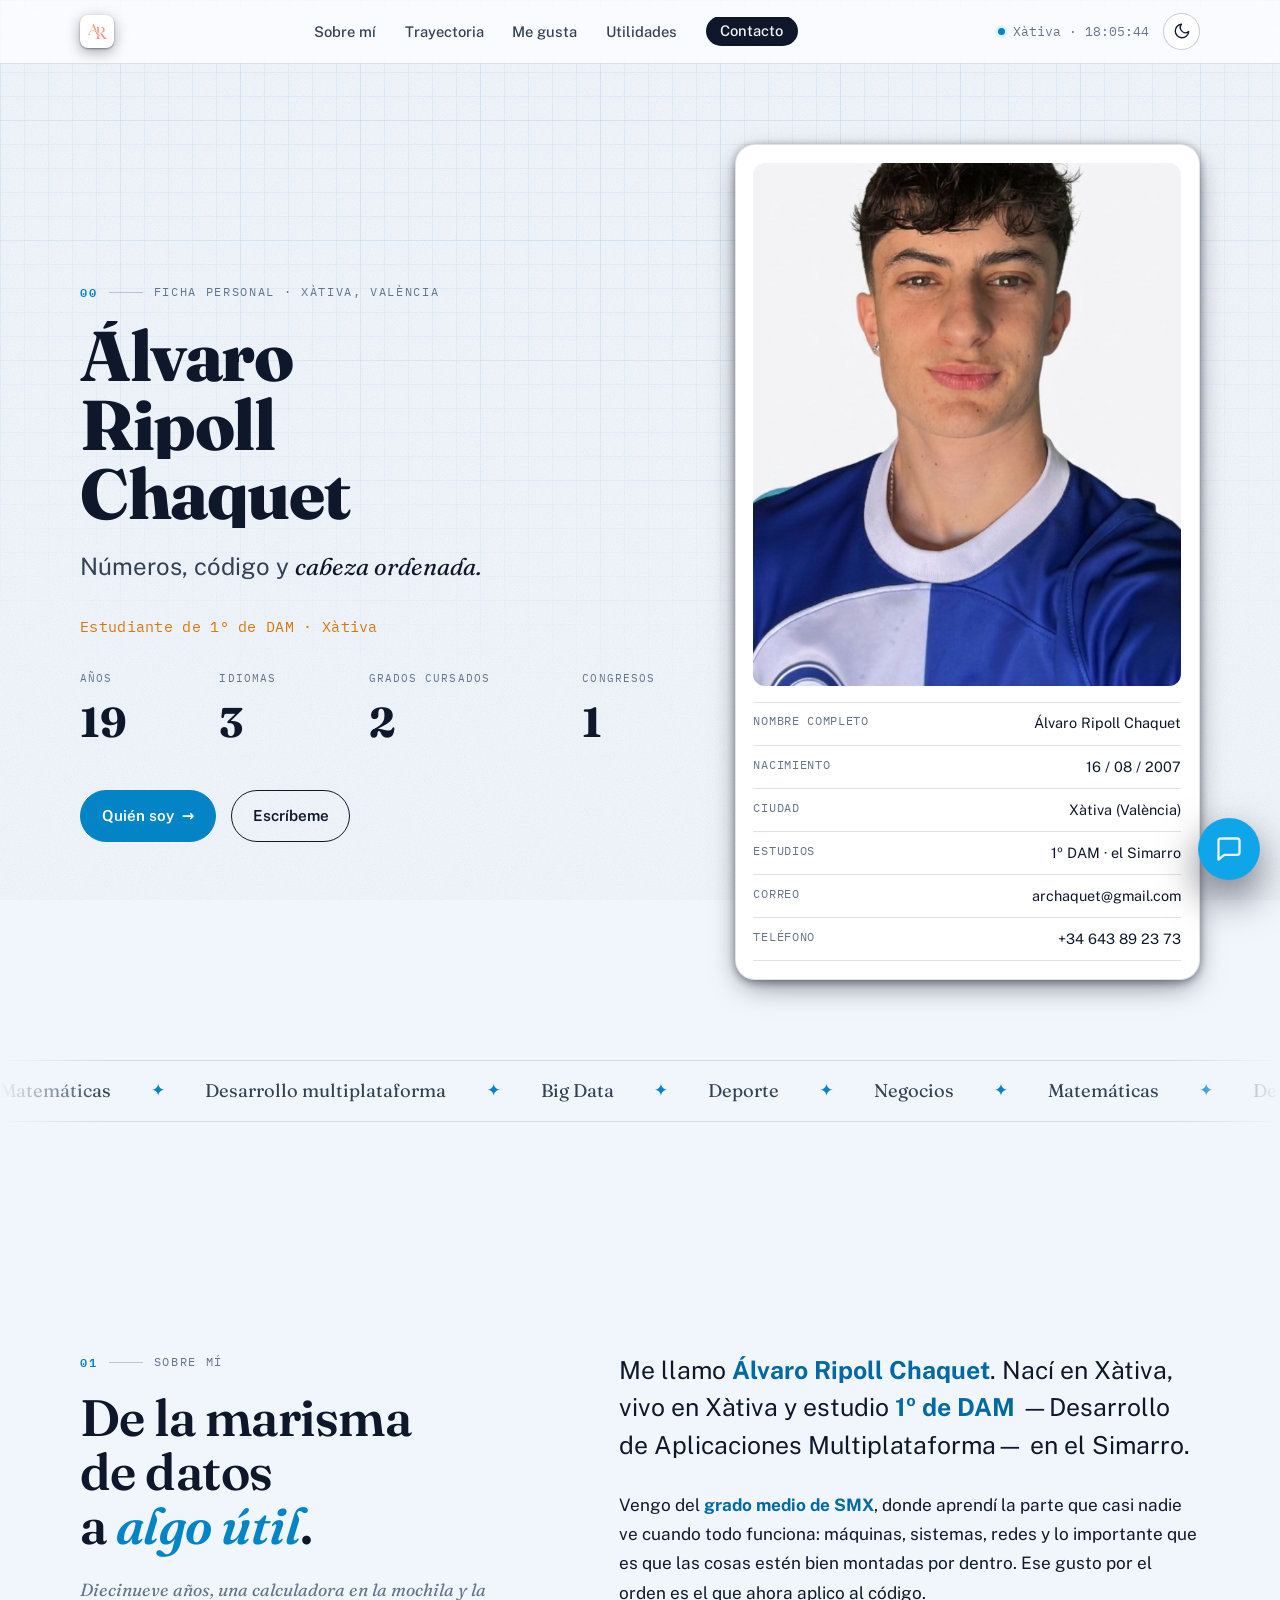
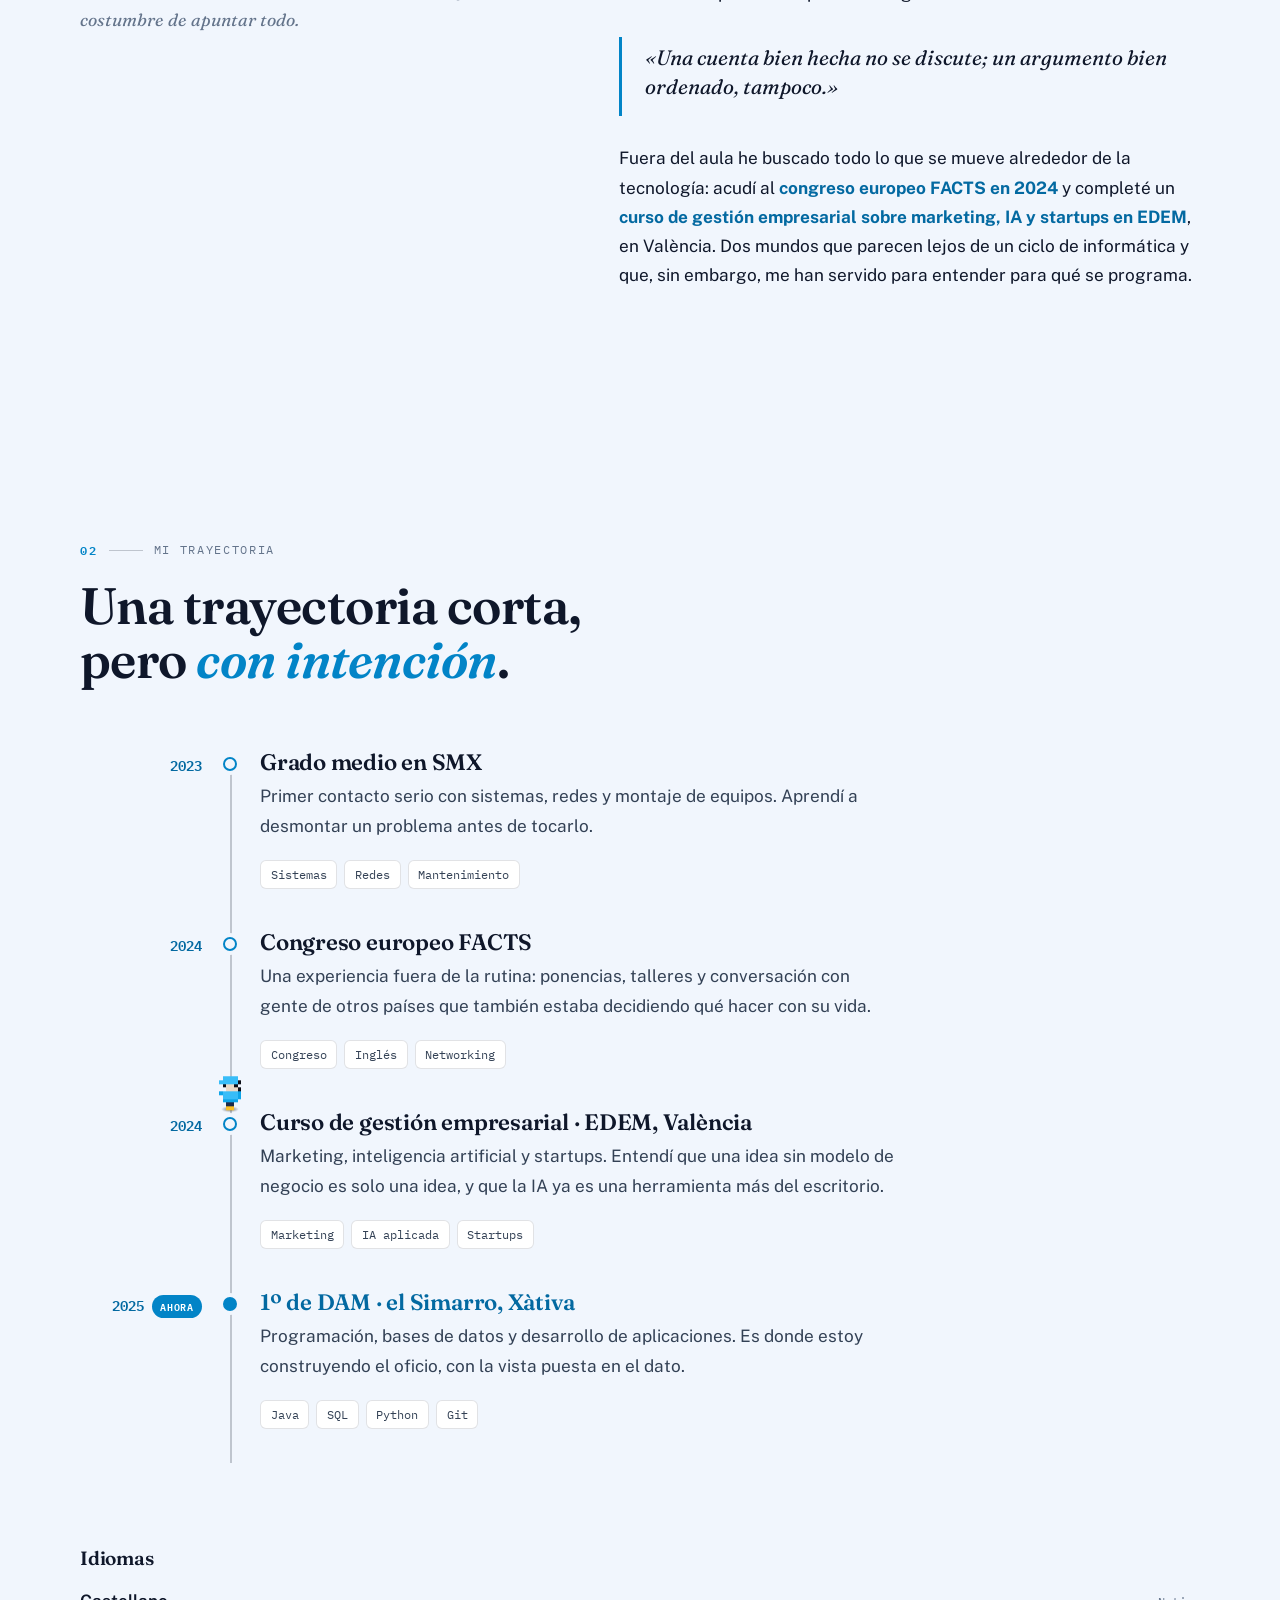
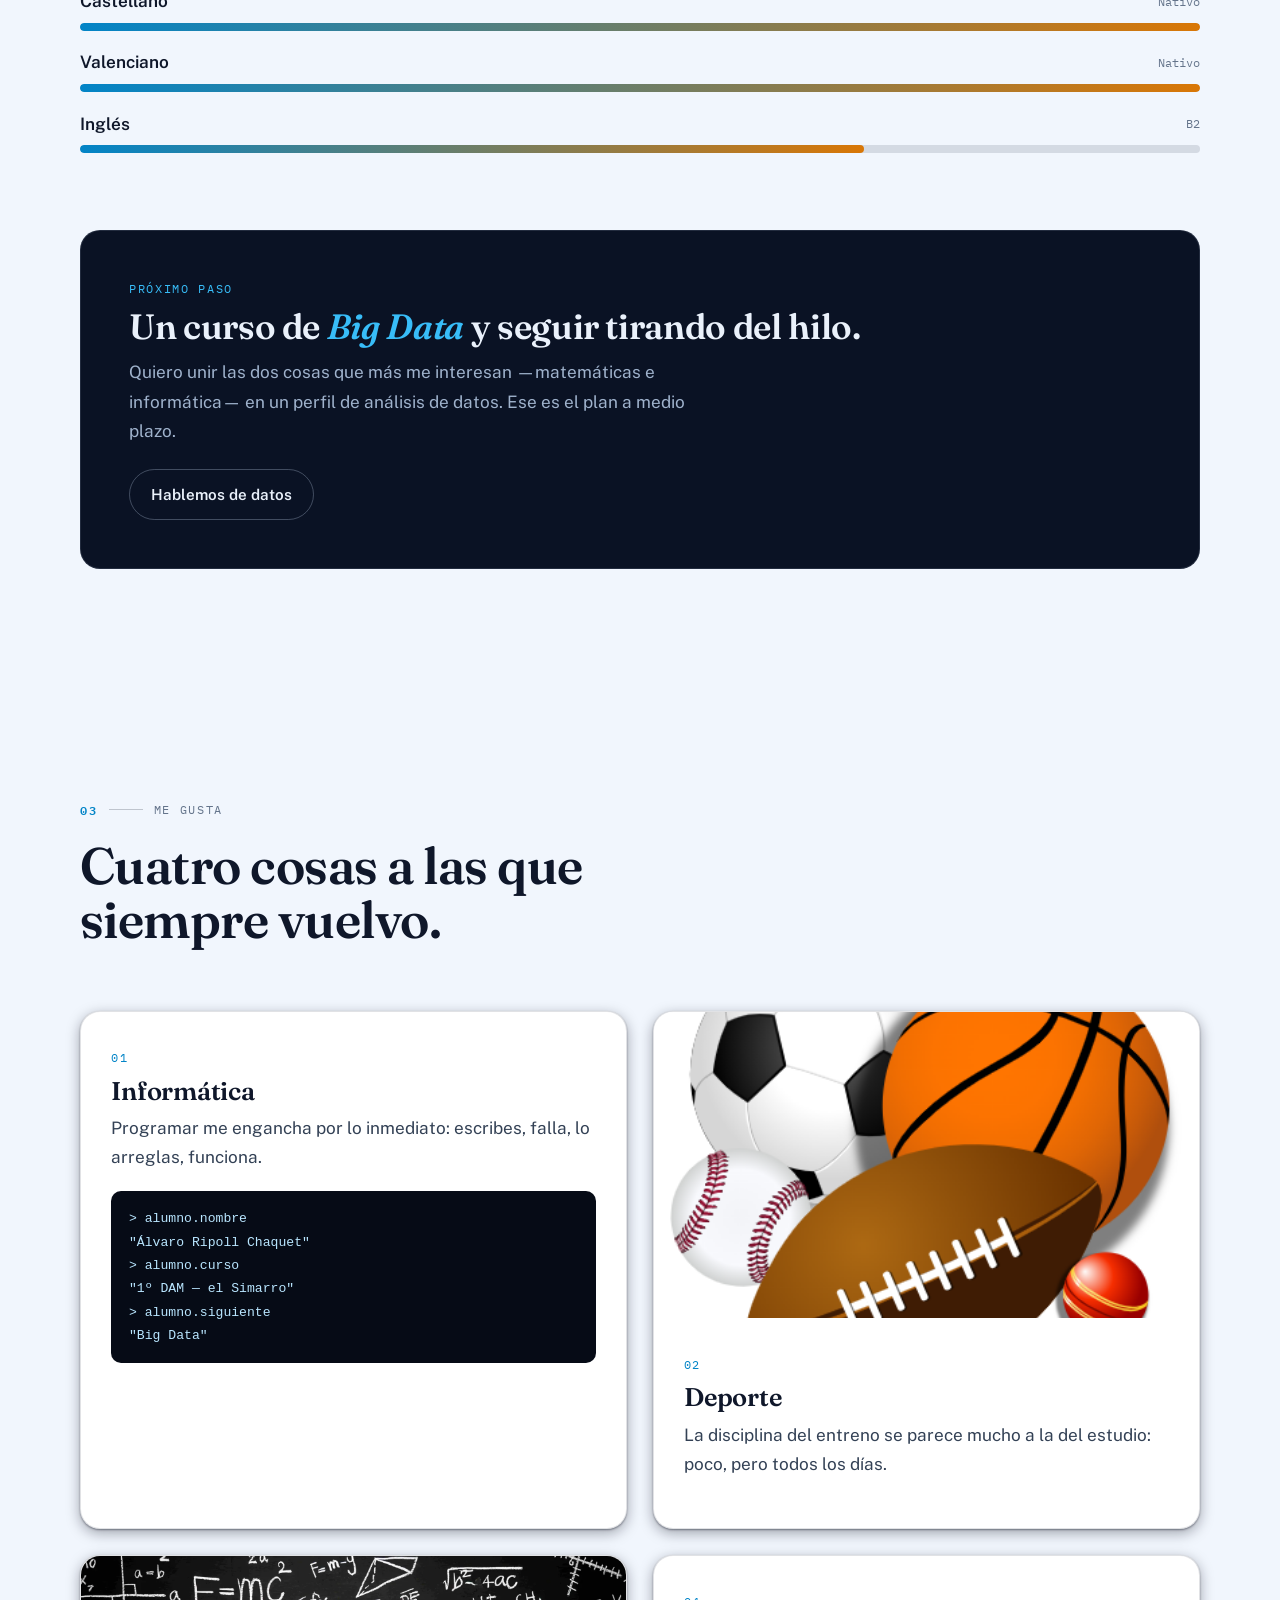
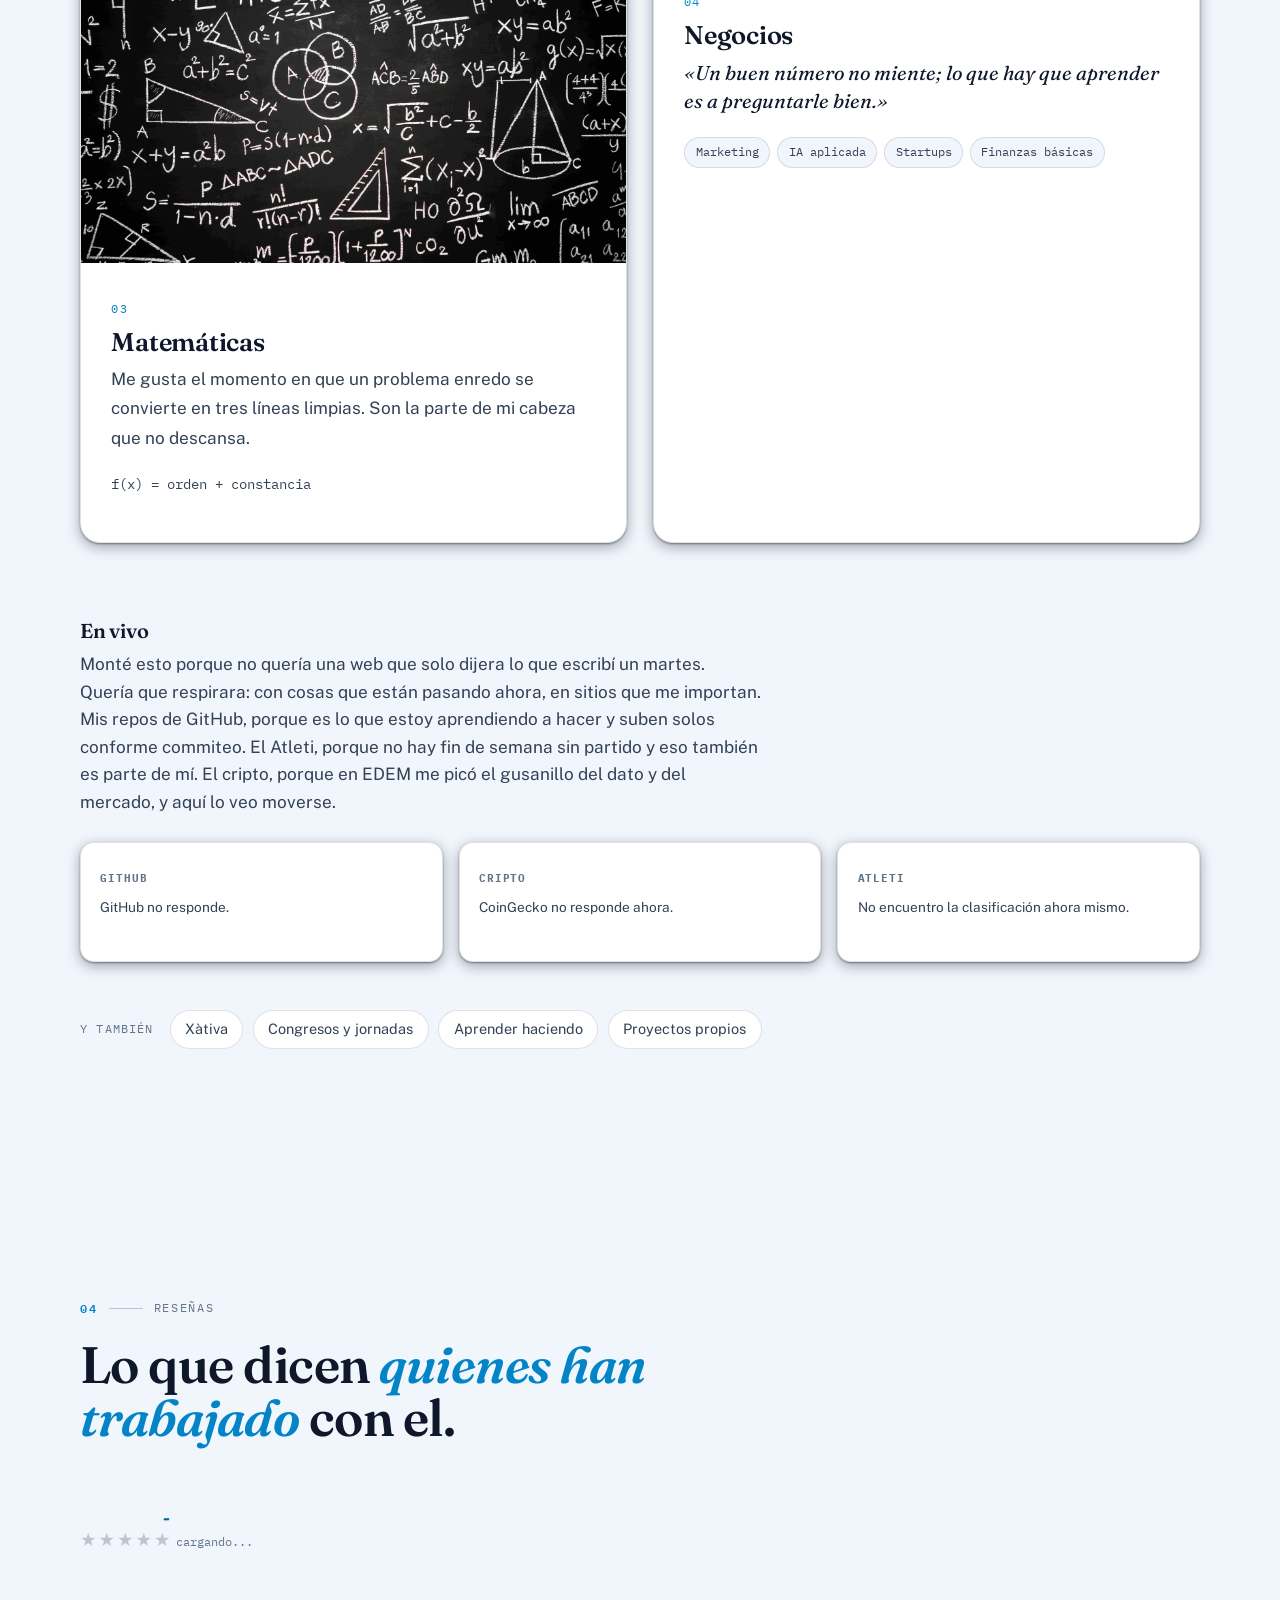
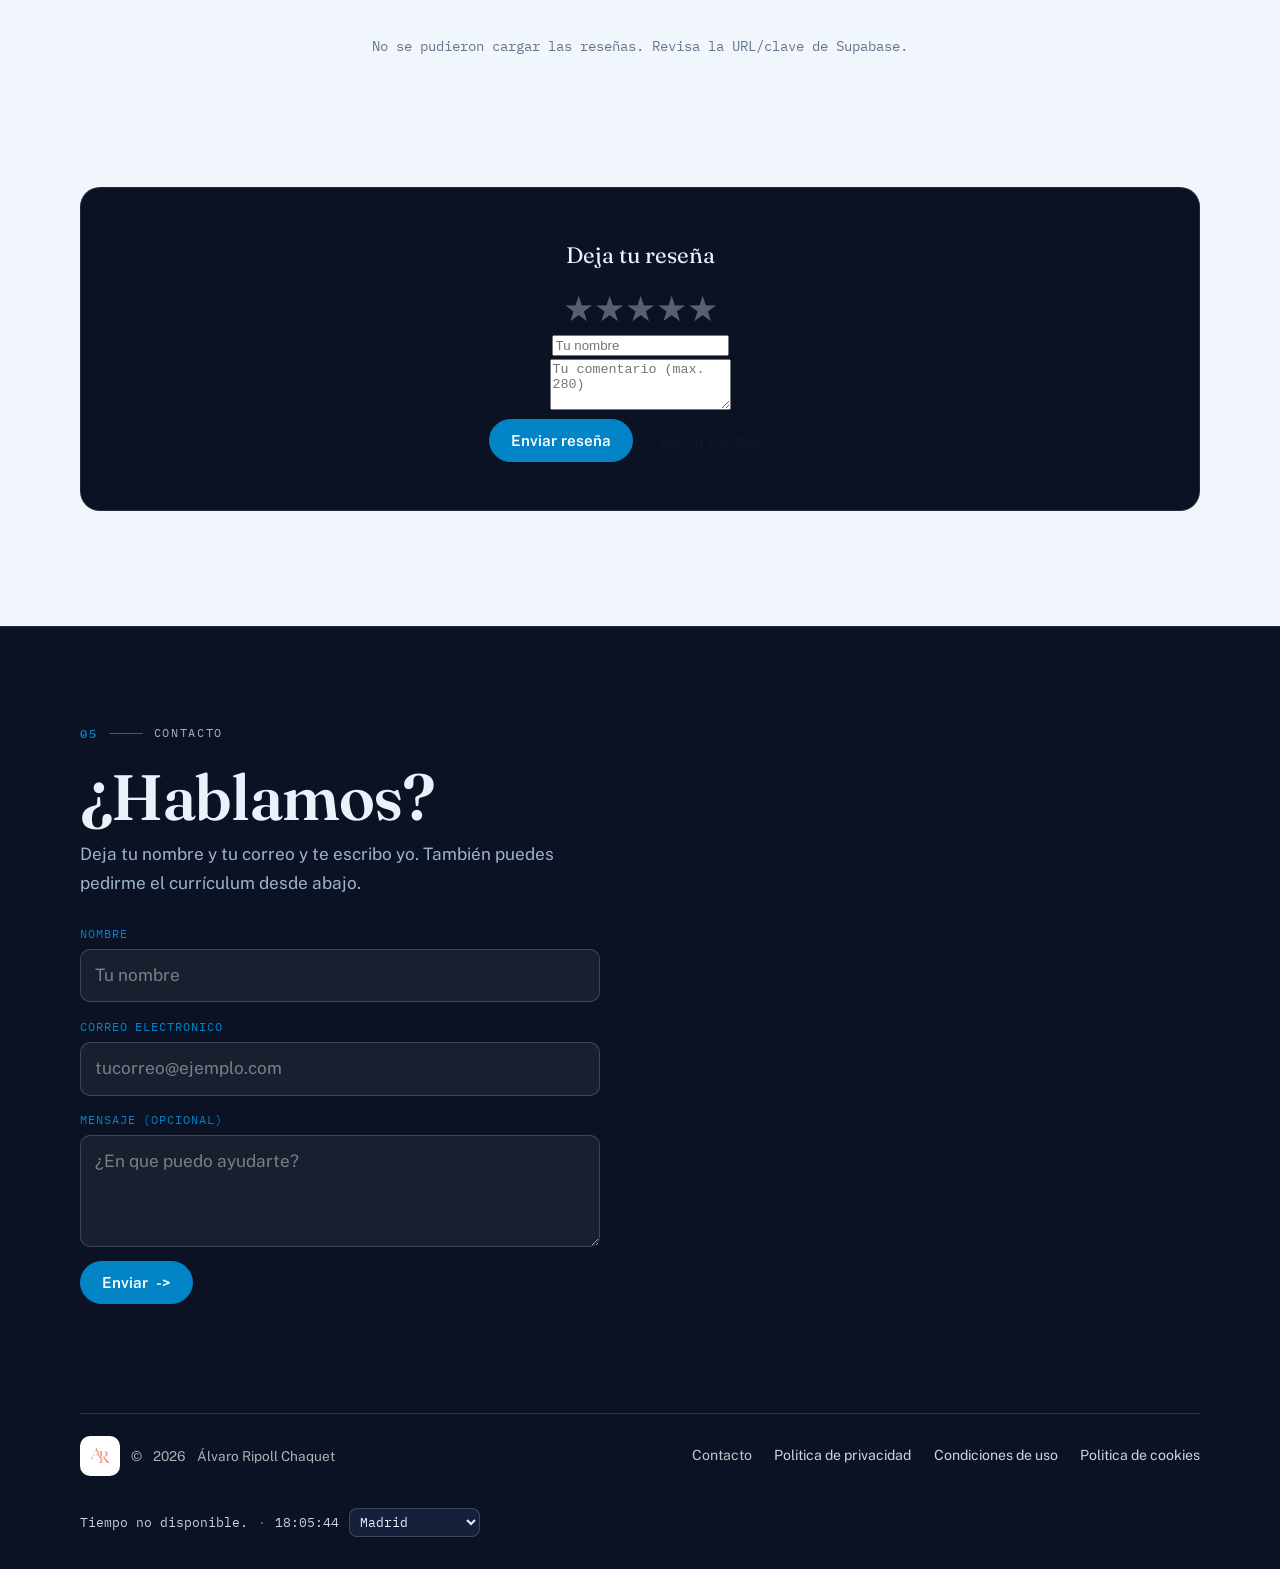
<file: index.html>
<!DOCTYPE html>
<html lang="es">

<head>
    <!-- ==========================================================
       METADATOS BÁSICOS
       ========================================================== -->
    <meta charset="UTF-8">
    <meta name="viewport" content="width=device-width, initial-scale=1">
    <title>Álvaro Ripoll Chaquet — Estudiante de DAM · Xàtiva</title>
    <meta name="description"
        content="Web personal de Álvaro Ripoll Chaquet, 1º de DAM en el Simarro (Xàtiva). Matemáticas, informática, deporte y negocios.">
    <meta name="author" content="Álvaro Ripoll Chaquet">

    <!-- Paleta básica antes de que cargue la hoja de estilos (evita flash) -->
    <meta name="theme-color" content="#0A0F1E">
    <!-- Favicon + icono para iOS -->
    <link rel="icon" type="image/svg+xml" href="favicon.svg?v=3">
    <link rel="apple-touch-icon" href="img/logo.png?v=2">

    <!-- Open Graph: imagen y datos al compartir en WhatsApp/LinkedIn -->
    <meta property="og:type" content="website">
    <meta property="og:title" content="Álvaro Ripoll Chaquet — Estudiante de DAM · Xàtiva">
    <meta property="og:description"
        content="Web personal de Álvaro Ripoll Chaquet. Matemáticas, informática, deporte y negocios.">
    <meta property="og:url" content="https://alvaroripoll.github.io/miweb/">
    <meta property="og:image" content="https://alvaroripoll.github.io/miweb/img/logo.png">
    <meta name="twitter:card" content="summary">
    <meta name="twitter:image" content="https://alvaroripoll.github.io/miweb/img/logo.png">
    <!-- Tipografías: display (Fraunces) + texto (Public Sans) + datos (IBM Plex Mono) -->
    <link rel="preconnect" href="https://fonts.googleapis.com">
    <link rel="preconnect" href="https://fonts.gstatic.com" crossorigin>
    <link
        href="https://fonts.googleapis.com/css2?family=Fraunces:ital,opsz,wght@0,9..144,400;0,9..144,600;0,9..144,800;1,9..144,400&family=IBM+Plex+Mono:wght@400;500;600&family=Public+Sans:ital,wght@0,300;0,400;0,500;0,700;1,400&display=swap"
        rel="stylesheet">

    <link rel="stylesheet" href="chatbot.css">
    <!-- Aplica el tema guardado antes de pintar (evita el flash claro/oscuro) -->
    <script>
        (function () {
            try {
                var t = localStorage.getItem('tema');
                if (!t) {
                    t = window.matchMedia('(prefers-color-scheme: dark)').matches ? 'dark' : 'light';
                }
                document.documentElement.setAttribute('data-theme', t);
            } catch (e) {
                document.documentElement.setAttribute('data-theme', 'light');
            }
        })();
    </script>
    <!-- Hoja de estilos principal -->
    <link rel="stylesheet" href="style.css">
</head>

<body>

    <!-- ==========================================================
       CAPAS AMBIENTALES (decorativas, no leíbles por lector de pantalla)
       - .grid-paper : papel milimetrado de fondo
       - .grain      : grano sutil de papel
       - .scroll-progress : barra de progreso de lectura (la mueve script.js)
       ========================================================== -->
    <div class="grid-paper" aria-hidden="true"></div>
    <div class="grain" aria-hidden="true"></div>
    <div class="scroll-progress" aria-hidden="true"><span id="progress-bar"></span></div>
    <!-- Partículas que siguen al cursor (canvas no bloquea clics) -->
    <canvas id="cursor-particles" aria-hidden="true"></canvas>
    <!-- Enlace de salto para accesibilidad -->
    <a class="skip-link" href="#contenido">Saltar al contenido</a>
    <header class="topbar" role="banner">
        <a href="#portada" class="monograma" aria-label="Inicio — Álvaro Ripoll Chaquet">
            <span class="monograma__logo">
                <svg xmlns="http://www.w3.org/2000/svg" width="34" height="34" viewBox="0 0 1254 1254" role="img"
                    aria-label="Logo AR" style="display:inline-block;vertical-align:middle">
                    <defs>
                        <linearGradient id="logoCoral" x1="0" y1="0" x2="1" y2="1">
                            <stop offset="0%" stop-color="#F18B76" />
                            <stop offset="52%" stop-color="#F49A83" />
                            <stop offset="100%" stop-color="#F18A76" />
                        </linearGradient>
                    </defs>
                    <g fill="url(#logoCoral)" fill-rule="evenodd">
                        <path
                            d="M 572 879 L 572 883 L 573 884 L 579 884 L 580 883 L 735 883 L 736 884 L 738 883 L 753 883 L 754 884 L 755 883 L 756 884 L 757 883 L 757 879 L 741 877 L 740 876 L 729 874 L 723 871 L 721 871 L 711 865 L 703 857 L 697 847 L 695 841 L 695 837 L 694 836 L 693 816 L 692 815 L 692 785 L 682 780 L 666 770 L 663 767 L 655 762 L 638 747 L 637 747 L 637 817 L 636 818 L 635 835 L 634 836 L 634 840 L 632 846 L 626 857 L 620 863 L 613 868 L 605 872 L 596 875 L 592 875 L 587 877 L 574 878 Z" />
                        <path
                            d="M 587 440 L 587 445 L 604 447 L 605 448 L 612 449 L 623 454 L 630 460 L 634 466 L 637 475 L 637 483 L 638 484 L 638 623 L 647 630 L 670 653 L 685 671 L 691 680 L 692 680 L 692 451 L 697 449 L 729 448 L 730 447 L 753 447 L 754 448 L 765 448 L 766 449 L 778 450 L 779 451 L 782 451 L 783 452 L 786 452 L 792 454 L 806 461 L 814 467 L 823 476 L 832 489 L 838 502 L 841 511 L 842 518 L 843 519 L 844 532 L 845 533 L 845 561 L 844 562 L 844 569 L 843 570 L 842 579 L 836 597 L 828 612 L 823 619 L 810 632 L 802 638 L 786 646 L 777 649 L 774 649 L 773 650 L 769 650 L 763 652 L 758 652 L 757 653 L 749 653 L 748 654 L 705 654 L 705 660 L 714 661 L 726 666 L 736 673 L 751 689 L 776 725 L 777 728 L 783 736 L 784 739 L 790 747 L 798 761 L 806 772 L 807 775 L 817 789 L 818 792 L 834 816 L 848 835 L 859 848 L 876 864 L 888 872 L 900 878 L 906 879 L 914 882 L 919 882 L 920 883 L 929 883 L 930 884 L 954 884 L 955 883 L 960 883 L 961 884 L 972 884 L 973 883 L 974 884 L 975 883 L 997 883 L 998 884 L 1001 884 L 1001 879 L 1000 878 L 996 878 L 995 877 L 988 876 L 969 868 L 955 859 L 943 849 L 926 831 L 918 821 L 857 738 L 824 698 L 804 679 L 786 667 L 771 660 L 776 658 L 794 657 L 795 656 L 800 656 L 801 655 L 810 654 L 811 653 L 822 651 L 834 647 L 842 643 L 844 643 L 856 637 L 871 627 L 883 616 L 895 600 L 902 586 L 906 574 L 906 570 L 908 564 L 908 558 L 909 557 L 909 538 L 908 537 L 908 530 L 907 529 L 906 520 L 905 519 L 905 516 L 903 510 L 896 495 L 887 482 L 870 466 L 859 459 L 847 453 L 829 447 L 825 447 L 824 446 L 816 445 L 815 444 L 810 444 L 809 443 L 804 443 L 803 442 L 784 441 L 783 440 Z" />
                        <path
                            d="M 498 320 L 495 324 L 495 326 L 490 335 L 490 337 L 486 344 L 486 346 L 468 383 L 468 385 L 464 392 L 464 394 L 457 407 L 457 409 L 442 440 L 439 449 L 432 462 L 429 471 L 423 482 L 423 484 L 414 502 L 414 504 L 410 511 L 410 513 L 406 520 L 406 522 L 400 533 L 400 535 L 396 542 L 396 544 L 391 553 L 391 555 L 375 588 L 375 590 L 361 619 L 361 621 L 354 634 L 351 643 L 344 656 L 344 658 L 334 677 L 334 679 L 330 687 L 317 707 L 310 714 L 310 715 L 299 725 L 291 730 L 278 736 L 268 738 L 267 739 L 262 739 L 261 742 L 262 743 L 263 742 L 264 743 L 265 742 L 280 742 L 281 743 L 288 743 L 289 742 L 293 742 L 294 743 L 297 742 L 298 743 L 299 742 L 358 742 L 359 743 L 363 743 L 364 742 L 403 742 L 402 739 L 397 739 L 396 738 L 388 737 L 376 733 L 368 729 L 361 724 L 355 718 L 350 708 L 349 700 L 348 699 L 350 680 L 356 662 L 358 659 L 358 657 L 360 654 L 360 652 L 367 636 L 376 625 L 387 615 L 397 608 L 415 599 L 427 595 L 430 595 L 439 592 L 444 592 L 445 591 L 452 591 L 453 590 L 483 590 L 484 591 L 491 591 L 492 592 L 496 592 L 497 593 L 508 595 L 520 599 L 525 602 L 527 602 L 547 613 L 563 625 L 569 631 L 576 644 L 596 674 L 625 711 L 650 737 L 674 757 L 701 774 L 717 781 L 719 781 L 722 783 L 724 783 L 727 785 L 730 785 L 737 788 L 745 789 L 750 791 L 759 792 L 760 793 L 782 795 L 782 794 L 772 791 L 753 781 L 735 768 L 713 746 L 695 723 L 687 710 L 681 703 L 671 687 L 667 683 L 665 679 L 655 667 L 652 662 L 640 649 L 640 648 L 622 630 L 621 630 L 608 618 L 593 607 L 590 606 L 582 600 L 579 599 L 572 594 L 570 594 L 568 592 L 566 592 L 549 584 L 543 582 L 540 582 L 539 581 L 536 581 L 535 580 L 532 580 L 531 579 L 528 579 L 527 578 L 524 578 L 523 577 L 511 576 L 510 575 L 498 575 L 497 574 L 480 574 L 479 575 L 468 575 L 467 576 L 454 577 L 453 578 L 449 578 L 448 579 L 433 582 L 418 587 L 404 594 L 402 594 L 389 601 L 382 606 L 380 605 L 386 592 L 386 590 L 390 583 L 394 571 L 396 569 L 396 567 L 399 562 L 402 553 L 406 546 L 406 544 L 415 526 L 415 524 L 422 510 L 422 508 L 431 490 L 434 481 L 439 472 L 439 470 L 443 463 L 443 461 L 453 441 L 453 439 L 462 421 L 462 419 L 466 412 L 466 410 L 473 397 L 475 399 L 479 411 L 483 418 L 483 420 L 486 425 L 486 427 L 491 437 L 493 444 L 499 456 L 503 468 L 511 485 L 515 497 L 523 514 L 523 516 L 530 531 L 530 533 L 532 536 L 532 538 L 534 541 L 534 543 L 541 558 L 541 560 L 544 565 L 547 574 L 550 576 L 553 576 L 563 580 L 566 580 L 569 582 L 576 584 L 585 589 L 587 589 L 610 602 L 621 610 L 617 601 L 617 599 L 615 596 L 615 594 L 613 591 L 613 589 L 611 586 L 611 584 L 604 569 L 604 567 L 602 564 L 602 562 L 600 559 L 600 557 L 592 540 L 591 535 L 585 523 L 584 518 L 581 513 L 581 511 L 576 501 L 572 489 L 569 484 L 565 472 L 557 455 L 557 453 L 555 450 L 551 438 L 547 431 L 543 419 L 540 414 L 540 412 L 537 407 L 533 395 L 527 383 L 523 371 L 517 359 L 517 357 L 515 354 L 511 342 L 507 335 L 504 325 L 501 320 Z" />
                    </g>
                </svg>

            </span>
        </a>

        <nav class="topnav" id="menu" aria-label="Navegación principal">
            <ul>
                <li><a href="#sobre-mi" data-nav>Sobre mí</a></li>
                <li><a href="#trayectoria" data-nav>Trayectoria</a></li>
                <li><a href="#me-gusta" data-nav>Me gusta</a></li>
                <li><a href="utilidades.html" data-nav>Utilidades</a></li>
                <li><a href="#contacto" data-nav class="topnav__cta">Contacto</a></li>
            </ul>
        </nav>

        <div class="topbar__cluster">
            <p class="topbar__clock">
                <span class="dot" aria-hidden="true"></span>Xàtiva · <time id="hora-local">--:--:--</time>
            </p>

            <!-- Botón claro/oscuro -->
            <button class="theme-toggle" id="theme-toggle" type="button" aria-pressed="false"
                aria-label="Cambiar a modo oscuro" title="Cambiar tema">
                <svg class="theme-toggle__icon theme-toggle__icon--moon" viewBox="0 0 24 24" width="18" height="18"
                    fill="none" stroke="currentColor" stroke-width="1.8" stroke-linecap="round" stroke-linejoin="round"
                    aria-hidden="true">
                    <path d="M21 12.8A9 9 0 1 1 11.2 3a7 7 0 0 0 9.8 9.8z" />
                </svg>
                <svg class="theme-toggle__icon theme-toggle__icon--sun" viewBox="0 0 24 24" width="18" height="18"
                    fill="none" stroke="currentColor" stroke-width="1.8" stroke-linecap="round" stroke-linejoin="round"
                    aria-hidden="true">
                    <circle cx="12" cy="12" r="4" />
                    <path
                        d="M12 2v2M12 20v2M4.9 4.9l1.4 1.4M17.7 17.7l1.4 1.4M2 12h2M20 12h2M4.9 19.1l1.4-1.4M17.7 6.3l1.4-1.4" />
                </svg>
            </button>

            <!-- Botón hamburguesa (solo móvil) -->
            <button class="nav-toggle" id="nav-toggle" type="button" aria-expanded="false" aria-controls="menu"
                aria-label="Abrir menú">
                <span class="nav-toggle__bar" aria-hidden="true"></span>
                <span class="nav-toggle__bar" aria-hidden="true"></span>
                <span class="nav-toggle__bar" aria-hidden="true"></span>
            </button>
        </div>
    </header>

    <!-- ==========================================================
       MAIN — CONTENIDO PRINCIPAL
       ========================================================== -->
    <main id="contenido">

        <!-- ========================================================
         1. PORTADA / CABECERA
         Nombre + frase. Estructura tipo "ficha": titular a la izquierda,
         tarjeta de datos a la derecha.
         ======================================================== -->
        <section id="portada" class="hero" aria-labelledby="nombre">
            <div class="hero__inner">

                <!-- Columna izquierda: titular -->
                <div class="hero__lead">
                    <p class="eyebrow" data-reveal>
                        <span class="eyebrow__num">00</span>
                        <span class="eyebrow__line" aria-hidden="true"></span>
                        Ficha personal · Xàtiva, València
                    </p>

                    <h1 id="nombre" class="hero__title">
                        <span class="line"><span class="line__mask">Álvaro</span></span>
                        <span class="line"><span class="line__mask">Ripoll</span></span>
                        <span class="line"><span class="line__mask">Chaquet</span></span>
                    </h1>

                    <!-- Frase principal (la palabra que parpadea la rota script.js) -->
                    <p class="hero__phrase" data-reveal data-reveal-delay="200">
                        Números, código y <em
                            data-rotate='["cabeza ordenada.","ganas de aprender.","creatividad.","nuevas ideas."]'>cabeza
                            ordenada.</em>
                    </p>

                    <p class="hero__role" data-scramble="Estudiante de 1º de DAM · Xàtiva">
                        Estudiante de 1º de DAM · Xàtiva
                    </p>

                    <!-- Contadores (los anima script.js con data-count) -->
                    <dl class="hero__stats" data-reveal data-reveal-delay="350">
                        <div class="stat">
                            <dt>Años</dt>
                            <dd><span data-count="19">19</span></dd>
                        </div>
                        <div class="stat">
                            <dt>Idiomas</dt>
                            <dd><span data-count="3">3</span></dd>
                        </div>
                        <div class="stat">
                            <dt>Grados cursados</dt>
                            <dd><span data-count="2">2</span></dd>
                        </div>
                        <div class="stat">
                            <dt>Congresos</dt>
                            <dd><span data-count="1">1</span></dd>
                        </div>
                    </dl>

                    <div class="hero__actions" data-reveal data-reveal-delay="500">
                        <a href="#sobre-mi" class="btn btn--solid">Quién soy <span aria-hidden="true">→</span></a>
                        <a href="#contacto" class="btn btn--ghost">Escríbeme</a>
                    </div>
                </div>

                <!-- Columna derecha: tarjeta de datos + foto -->
                <aside class="hero__card" data-reveal data-reveal-delay="250" aria-label="Datos rápidos">
                    <!-- Foto principal: Alvaro -->
                    <figure class="hero__figure" data-tilt>
                        <img src="img/alvaro.jpg" alt="Álvaro Ripoll Chaquet" class="kenburns" loading="eager"
                            width="900" height="1100">
                    </figure>

                    <dl class="spec">
                        <div class="spec__row">
                            <dt>Nombre completo</dt>
                            <dd>Álvaro Ripoll Chaquet</dd>
                        </div>
                        <div class="spec__row">
                            <dt>Nacimiento</dt>
                            <dd><time datetime="2007-08-16">16 / 08 / 2007</time></dd>
                        </div>
                        <div class="spec__row">
                            <dt>Ciudad</dt>
                            <dd>Xàtiva (València)</dd>
                        </div>
                        <div class="spec__row">
                            <dt>Estudios</dt>
                            <dd>1º DAM · el Simarro</dd>
                        </div>
                        <div class="spec__row">
                            <dt>Correo</dt>
                            <dd><a href="mailto:archaquet@gmail.com">archaquet@gmail.com</a></dd>
                        </div>
                        <div class="spec__row">
                            <dt>Teléfono</dt>
                            <dd><a href="tel:+34643892373">+34 643 89 23 73</a></dd>
                        </div>
                    </dl>
                </aside>
            </div>

            <!-- Cinta de palabras clave (marquee infinito) -->
            <div class="marquee" aria-hidden="true">
                <div class="marquee__track">
                    <span>Matemáticas</span><i>✦</i><span>Desarrollo multiplataforma</span><i>✦</i><span>Big
                        Data</span><i>✦</i><span>Deporte</span><i>✦</i><span>Negocios</span><i>✦</i>
                    <span>Matemáticas</span><i>✦</i><span>Desarrollo multiplataforma</span><i>✦</i><span>Big
                        Data</span><i>✦</i><span>Deporte</span><i>✦</i><span>Negocios</span><i>✦</i>
                </div>
            </div>
        </section>

        <!-- ========================================================
         2. SOBRE MÍ
         Patrón de dos columnas: la izquierda queda fija (sticky)
         mientras el texto acompaña al hacer scroll.
         ======================================================== -->
        <section id="sobre-mi" class="about" aria-labelledby="about-title">
            <div class="about__grid">

                <!-- Columna fija -->
                <div class="about__sticky">
                    <p class="eyebrow" data-reveal>
                        <span class="eyebrow__num">01</span>
                        <span class="eyebrow__line" aria-hidden="true"></span>
                        Sobre mí
                    </p>
                    <h2 id="about-title" class="section-title" data-reveal>
                        De la marisma<br>de datos<br>a <em>algo útil</em>.
                    </h2>
                    <p class="about__note" data-reveal data-reveal-delay="150">
                        Diecinueve años, una calculadora en la mochila y la costumbre de apuntar todo.
                    </p>
                </div>

                <!-- Columna de texto -->
                <div class="about__body">
                    <p class="lead" data-reveal>
                        Me llamo <strong>Álvaro Ripoll Chaquet</strong>. Nací en Xàtiva, vivo en Xàtiva
                        y estudio <strong>1º de DAM</strong> —Desarrollo de Aplicaciones Multiplataforma—
                        en el Simarro.
                    </p>

                    <p data-reveal data-reveal-delay="100">
                        Vengo del <strong>grado medio de SMX</strong>, donde aprendí la parte que casi nadie
                        ve cuando todo funciona: máquinas, sistemas, redes y lo importante que es que
                        las cosas estén bien montadas por dentro. Ese gusto por el orden es el que ahora
                        aplico al código.
                    </p>

                    <blockquote class="pull" data-reveal data-reveal-delay="150">
                        <p>«Una cuenta bien hecha no se discute; un argumento bien ordenado, tampoco.»</p>
                    </blockquote>

                    <p data-reveal>
                        Fuera del aula he buscado todo lo que se mueve alrededor de la tecnología:
                        acudí al <strong>congreso europeo FACTS en 2024</strong> y completé un
                        <strong>curso de gestión empresarial sobre marketing, IA y startups en EDEM</strong>,
                        en València. Dos mundos que parecen lejos de un ciclo de informática y que, sin
                        embargo, me han servido para entender para qué se programa.
                    </p>

                    <!-- Mini-perfil en lista, no en tarjetas repetidas -->
                    <!--                <dl class="facts" data-reveal data-reveal-delay="100">
                        <div class="facts__item">
                            <dt>Idiomas</dt>
                            <dd>Castellano y valenciano nativos · Inglés <span class="badge">B2</span></dd>
                        </div>
                        <div class="facts__item">
                            <dt>Base</dt>
                            <dd>Grado medio SMX</dd>
                        </div>
                        <div class="facts__item">
                            <dt>Actualmente</dt>
                            <dd>1º de DAM, el Simarro · Xàtiva</dd>
                        </div>
                        <div class="facts__item">
                            <dt>Siguiente paso</dt>
                            <dd>Formación en Big Data y análisis de datos</dd>
                        </div>
                    </dl>-->
                </div>
            </div>
        </section>

        <!-- ========================================================
         3. LO QUE HE HECHO
         Línea de tiempo vertical + bloque de idiomas.
         ======================================================== -->
        <section id="trayectoria" class="timeline-section" aria-labelledby="tl-title">
            <header class="section-head">
                <p class="eyebrow" data-reveal>
                    <span class="eyebrow__num">02</span>
                    <span class="eyebrow__line" aria-hidden="true"></span>
                    Mi trayectoria
                </p>
                <h2 id="tl-title" class="section-title section-title--wide" data-reveal>
                    Una trayectoria corta, pero <em>con intención</em>.
                </h2>
            </header>

            <!-- Línea de tiempo -->
            <ol class="timeline">
                <li class="tl-item" data-reveal>
                    <p class="tl-item__year"><time datetime="2023">2023</time></p>
                    <div class="tl-item__body">
                        <h3>Grado medio en SMX</h3>
                        <p>Primer contacto serio con sistemas, redes y montaje de equipos. Aprendí a
                            desmontar un problema antes de tocarlo.</p>
                        <ul class="tags" aria-label="Competencias">
                            <li>Sistemas</li>
                            <li>Redes</li>
                            <li>Mantenimiento</li>
                        </ul>
                    </div>
                    <span class="tl-item__dot" aria-hidden="true"></span>
                </li>

                <li class="tl-item" data-reveal>
                    <p class="tl-item__year"><time datetime="2024">2024</time></p>
                    <div class="tl-item__body">
                        <h3>Congreso europeo FACTS</h3>
                        <p>Una experiencia fuera de la rutina: ponencias, talleres y conversación con
                            gente de otros países que también estaba decidiendo qué hacer con su vida.</p>
                        <ul class="tags" aria-label="Competencias">
                            <li>Congreso</li>
                            <li>Inglés</li>
                            <li>Networking</li>
                        </ul>
                    </div>
                    <span class="tl-item__dot" aria-hidden="true"></span>
                </li>

                <li class="tl-item" data-reveal>
                    <p class="tl-item__year"><time datetime="2024">2024</time></p>
                    <div class="tl-item__body">
                        <h3>Curso de gestión empresarial · EDEM, València</h3>
                        <p>Marketing, inteligencia artificial y startups. Entendí que una idea sin
                            modelo de negocio es solo una idea, y que la IA ya es una herramienta más
                            del escritorio.</p>
                        <ul class="tags" aria-label="Competencias">
                            <li>Marketing</li>
                            <li>IA aplicada</li>
                            <li>Startups</li>
                        </ul>
                    </div>
                    <span class="tl-item__dot" aria-hidden="true"></span>
                </li>

                <li class="tl-item tl-item--now" data-reveal>
                    <p class="tl-item__year"><time datetime="2025">2025</time> <span class="pill">ahora</span></p>
                    <div class="tl-item__body">
                        <h3>1º de DAM · el Simarro, Xàtiva</h3>
                        <p>Programación, bases de datos y desarrollo de aplicaciones. Es donde estoy
                            construyendo el oficio, con la vista puesta en el dato.</p>
                        <ul class="tags" aria-label="Competencias">
                            <li>Java</li>
                            <li>SQL</li>
                            <li>Python</li>
                            <li>Git</li>
                        </ul>
                    </div>
                    <span class="tl-item__dot tl-item__dot--live" aria-hidden="true"></span>
                </li>
                <!-- MUÑECO RECORREDOR (pixel). El JS lo mueve por los 4 dots. -->
                <li class="tl-runner" aria-hidden="true"></li>
            </ol>
            </ol>

            <!-- Idiomas: barras de nivel -->
            <div class="langs" data-reveal>
                <h3 class="langs__title">Idiomas</h3>
                <ul class="langs__list">
                    <li class="lang">
                        <span class="lang__name">Castellano</span>
                        <span class="lang__level">Nativo</span>
                        <span class="bar"><span class="bar__fill" style="--nivel: 100%"></span></span>
                    </li>
                    <li class="lang">
                        <span class="lang__name">Valenciano</span>
                        <span class="lang__level">Nativo</span>
                        <span class="bar"><span class="bar__fill" style="--nivel: 100%"></span></span>
                    </li>
                    <li class="lang">
                        <span class="lang__name">Inglés</span>
                        <span class="lang__level">B2</span>
                        <span class="bar"><span class="bar__fill" style="--nivel: 70%"></span></span>
                    </li>
                </ul>
            </div>

            <!-- Lo que viene después -->
            <aside class="next" data-reveal>
                <p class="next__label">Próximo paso</p>
                <h3 class="next__title">Un curso de <em>Big Data</em> y seguir tirando del hilo.</h3>
                <p class="next__text">
                    Quiero unir las dos cosas que más me interesan —matemáticas e informática— en un
                    perfil de análisis de datos. Ese es el plan a medio plazo.
                </p>
                <a class="btn btn--ghost" href="#contacto">Hablemos de datos</a>
            </aside>
        </section>
        <!-- ========================================================
     4. ME GUSTA
     Orden: Informática · Deporte · Matemáticas · Negocios
     Mosaico tipo bento: cada afición tiene su propio tamaño.
     ======================================================== -->
        <section id="me-gusta" class="likes" aria-labelledby="likes-title">
            <header class="section-head">
                <p class="eyebrow" data-reveal>
                    <span class="eyebrow__num">03</span>
                    <span class="eyebrow__line" aria-hidden="true"></span>
                    Me gusta
                </p>
                <h2 id="likes-title" class="section-title section-title--wide" data-reveal>
                    Cuatro cosas a las que siempre vuelvo.
                </h2>
            </header>

            <div class="mosaic">

                <!-- Informática — consola -->
                <article class="tile tile--code" data-reveal>
                    <div class="tile__content">
                        <span class="tile__num">01</span>
                        <h3>Informática</h3>
                        <p>Programar me engancha por lo inmediato: escribes, falla, lo arreglas, funciona.</p>
                        <pre class="console" aria-label="Fragmento de consola"><code>&gt; alumno.nombre
"Álvaro Ripoll Chaquet"
&gt; alumno.curso
"1º DAM — el Simarro"
&gt; alumno.siguiente
"Big Data"</code></pre>
                    </div>
                </article>

                <!-- Deporte — foto arriba, título y descripción debajo (igual que Matemáticas) -->
                <article class="tile tile--sport" data-reveal data-reveal-delay="100">
                    <figure class="tile__media">
                        <img class="kenburns" src="img/deporte.jpg"
                            onerror="this.onerror=null;this.src='https://loremflickr.com/1200/800/sport,training/all'"
                            alt="Entrenamiento de deporte al aire libre" loading="lazy" width="1200" height="800">
                    </figure>
                    <div class="tile__content">
                        <span class="tile__num">02</span>
                        <h3>Deporte</h3>
                        <p>La disciplina del entreno se parece mucho a la del estudio: poco, pero todos los días.</p>
                    </div>
                </article>

                <!-- Matemáticas — foto real de ecuaciones/pizarra (img/matematicas.jpg) -->
                <article class="tile tile--math" data-reveal data-reveal-delay="150">
                    <figure class="tile__media">
                        <img src="img/matematicas.jpg"
                            onerror="this.onerror=null;this.src='https://picsum.photos/seed/math-equations-chalkboard/1200/800'"
                            alt="Cuaderno con ecuaciones y gráficas" loading="lazy" width="1200" height="800">
                    </figure>
                    <div class="tile__content">
                        <span class="tile__num">03</span>
                        <h3>Matemáticas</h3>
                        <p>Me gusta el momento en que un problema enredo se convierte en tres líneas limpias. Son la
                            parte de mi cabeza que no descansa.</p>
                        <p class="tile__formula" aria-hidden="true">f(x) = orden + constancia</p>
                    </div>
                </article>

                <!-- Negocios — cita y lista -->
                <article class="tile tile--biz" data-reveal data-reveal-delay="200">
                    <div class="tile__content">
                        <span class="tile__num">04</span>
                        <h3>Negocios</h3>
                        <blockquote>
                            <p>«Un buen número no miente; lo que hay que aprender es a preguntarle bien.»</p>
                        </blockquote>
                        <ul class="chips">
                            <li>Marketing</li>
                            <li>IA aplicada</li>
                            <li>Startups</li>
                            <li>Finanzas básicas</li>
                        </ul>
                    </div>
                </article>
            </div>
            <!-- ===== EN VIVO (datos de APIs externas, sin clave) ===== -->
            <div class="envivo" data-reveal>
                <h3 class="envivo__title">En vivo</h3>
                <p class="envivo__frase">Monté esto porque no quería una web que solo dijera lo que escribí un martes.
                    Quería que respirara: con cosas que están pasando ahora, en sitios que me importan. Mis repos de
                    GitHub, porque es lo que estoy aprendiendo a hacer y suben solos conforme commiteo. El Atleti,
                    porque no hay fin de semana sin partido y eso también es parte de mí. El cripto, porque en EDEM me
                    picó el gusanillo del dato y del mercado, y aquí lo veo moverse.</p>
                <div class="envivo__grid">
                    <div class="envivo__card" id="w-github">Cargando GitHub…</div>
                    <div class="envivo__card" id="w-cripto">Cargando cripto…</div>
                    <div class="envivo__card" id="w-futbol">Cargando Atleti…</div>
                </div>
            </div>
            <!-- Fila de intereses sueltos -->
            <p class="likes__also" data-reveal>
                <span class="likes__also-label">Y también</span>
                <span class="chip chip--plain">Xàtiva</span>
                <span class="chip chip--plain">Congresos y jornadas</span>
                <span class="chip chip--plain">Aprender haciendo</span>
                <span class="chip chip--plain">Proyectos propios</span>
            </p>
        </section>
        <!-- ========================================================
     4. RESENAS (compartidas via Supabase)
     El grid se rellena dinamicamente desde la base de datos.
     ======================================================== -->
        <section id="reseñas" class="reviews" aria-labelledby="rev-title">
            <header class="section-head">
                <p class="eyebrow" data-reveal><span class="eyebrow__num">04</span><span class="eyebrow__line"
                        aria-hidden="true"></span> Reseñas</p>
                <h2 id="rev-title" class="section-title section-title--wide" data-reveal>Lo que dicen <em>quienes han
                        trabajado</em> con el.</h2>
            </header>

            <div class="rev-summary" data-reveal>
                <div class="rev-score">
                    <span class="rev-score__num" id="rev-media">-</span>
                    <div class="rev-stars" id="rev-stars-display" aria-label="media"></div>
                    <span class="rev-score__count" id="rev-total">cargando...</span>
                </div>
                <div class="rev-bars" id="rev-bars" aria-hidden="true"></div>
            </div>

            <div class="rev-grid" id="rev-grid" data-reveal>
                <p class="rev-empty">Cargando reseñas...</p>
            </div>

            <!-- Formulario de resena del visitante -->
            <div class="rev-rate" data-reveal>
                <div class="rev-rate__q">Deja tu reseña</div>
                <form id="rev-form" class="rev-form">
                    <div class="rev-form__stars" id="rev-rate-stars" role="radiogroup" aria-label="Puntuar de 1 a 5">
                    </div>
                    <div class="rev-form__row">
                        <input id="rev-name" class="rev-form__name" type="text" maxlength="40" placeholder="Tu nombre"
                            aria-label="Tu nombre">
                    </div>
                    <textarea id="rev-text" class="rev-form__text" rows="3" maxlength="280"
                        placeholder="Tu comentario (max. 280)" aria-label="Tu comentario"></textarea>
                    <div class="rev-form__foot">
                        <button type="submit" class="btn btn--solid">Enviar reseña</button>
                        <button type="button" class="btn btn--ghost" id="rev-mine-clear">Borrar las mias</button>
                        <span class="rev-form__status" id="rev-status" role="status" aria-live="polite"></span>
                    </div>
                </form>
            </div>
        </section>

    </main>

    <!-- ==========================================================
         PIE DE PAGINA · contacto (formulario) + enlaces legales + CV
         ========================================================== -->
    <footer id="contacto" class="footer" aria-labelledby="footer-title">
        <div class="footer__grid">
            <div class="footer__intro">
                <p class="eyebrow eyebrow--light"><span class="eyebrow__num">05</span><span class="eyebrow__line"
                        aria-hidden="true"></span> Contacto</p>
                <h2 id="footer-title" class="footer__title">¿Hablamos?</h2>
                <p class="footer__text">Deja tu nombre y tu correo y te escribo yo. También puedes pedirme el currículum
                    desde abajo.</p>

                <!-- Formulario: se envia por ntfy a mi movil (ver footer.js) -->
                <form id="contact-form" class="contact-form" novalidate>
                    <div class="contact-field">
                        <label for="cf-name">Nombre</label>
                        <input id="cf-name" name="name" type="text" autocomplete="name" placeholder="Tu nombre"
                            required>
                    </div>
                    <div class="contact-field">
                        <label for="cf-email">Correo electronico</label>
                        <input id="cf-email" name="email" type="email" autocomplete="email"
                            placeholder="tucorreo@ejemplo.com" required>
                    </div>
                    <div class="contact-field">
                        <label for="cf-msg">Mensaje (opcional)</label>
                        <textarea id="cf-msg" name="message" rows="3" placeholder="¿En que puedo ayudarte?"></textarea>
                    </div>
                    <!-- honeypot anti-spam: campo oculto que un humano no rellena -->
                    <div class="contact-hp" aria-hidden="true"><label for="cf-site">No rellenar</label><input
                            id="cf-site" name="website" type="text" tabindex="-1" autocomplete="off"></div>
                    <button type="submit" class="btn btn--solid">Enviar <span aria-hidden="true">-></span></button>
                    <p class="contact-status" id="cf-status" role="status" aria-live="polite"></p>
                </form>
            </div>
        </div>

        <!-- Barra inferior: logo + enlaces -->
        <div class="footer__bottom">
            <span class="footer__brand"><img src="logo.svg" alt="" width="22" height="22" style="display:inline-block;vertical-align:middle"> © <span id="anio">2025</span> 
            Álvaro
                Ripoll Chaquet</span>
            <ul class="foot-links">
                <li><button type="button" id="cv-open">Contacto</button></li>
                <li><a href="legal.html#privacidad">Politica de privacidad</a></li>
                <li><a href="legal.html#condiciones">Condiciones de uso</a></li>
                <li><a href="legal.html#cookies">Politica de cookies</a></li>
            </ul>
            <div class="envivo__footer">
                <span id="f-tiempo">Cargando tiempo…</span>
                <span class="envivo__sep" aria-hidden="true">·</span>
                <span id="f-reloj">--:--:--</span>
                <select id="f-zona" aria-label="Zona horaria">
                    <option value="Europe/Madrid" selected>Madrid</option>
                    <option value="Asia/Tokyo">Tokio</option>
                    <option value="America/New_York">Nueva York</option>
                    <option value="Europe/London">Londres</option>
                    <option value="America/Buenos_Aires">Buenos Aires</option>
                </select>
            </div>
        </div>

    </footer>

    <!-- Modal del curriculum (se abre con el boton "Contacto") -->
    <div class="cv-modal" id="cv-modal" role="dialog" aria-modal="true" aria-label="Curriculum de Alvaro Ripoll"
        aria-hidden="true">
        <div class="cv-modal__dialog">
            <button type="button" class="cv-modal__close" id="cv-close" aria-label="Cerrar curriculum">X</button>
            <img src="img/cv.png" alt="Curriculum de Alvaro Ripoll Chaquet">
        </div>
    </div>

    <!-- Script principal (animaciones, reloj, reveals) -->
    <script src="script.js" defer></script>
    <script src="teo.js?v=2"></script>
    <script src="resenas.js?v=3" defer></script>
    <script src="footer.js" defer></script>
    <script src="muñeco.js?v=1"></script>
    <script src="api.js?v=1"></script>

</body>

</html>
</file>
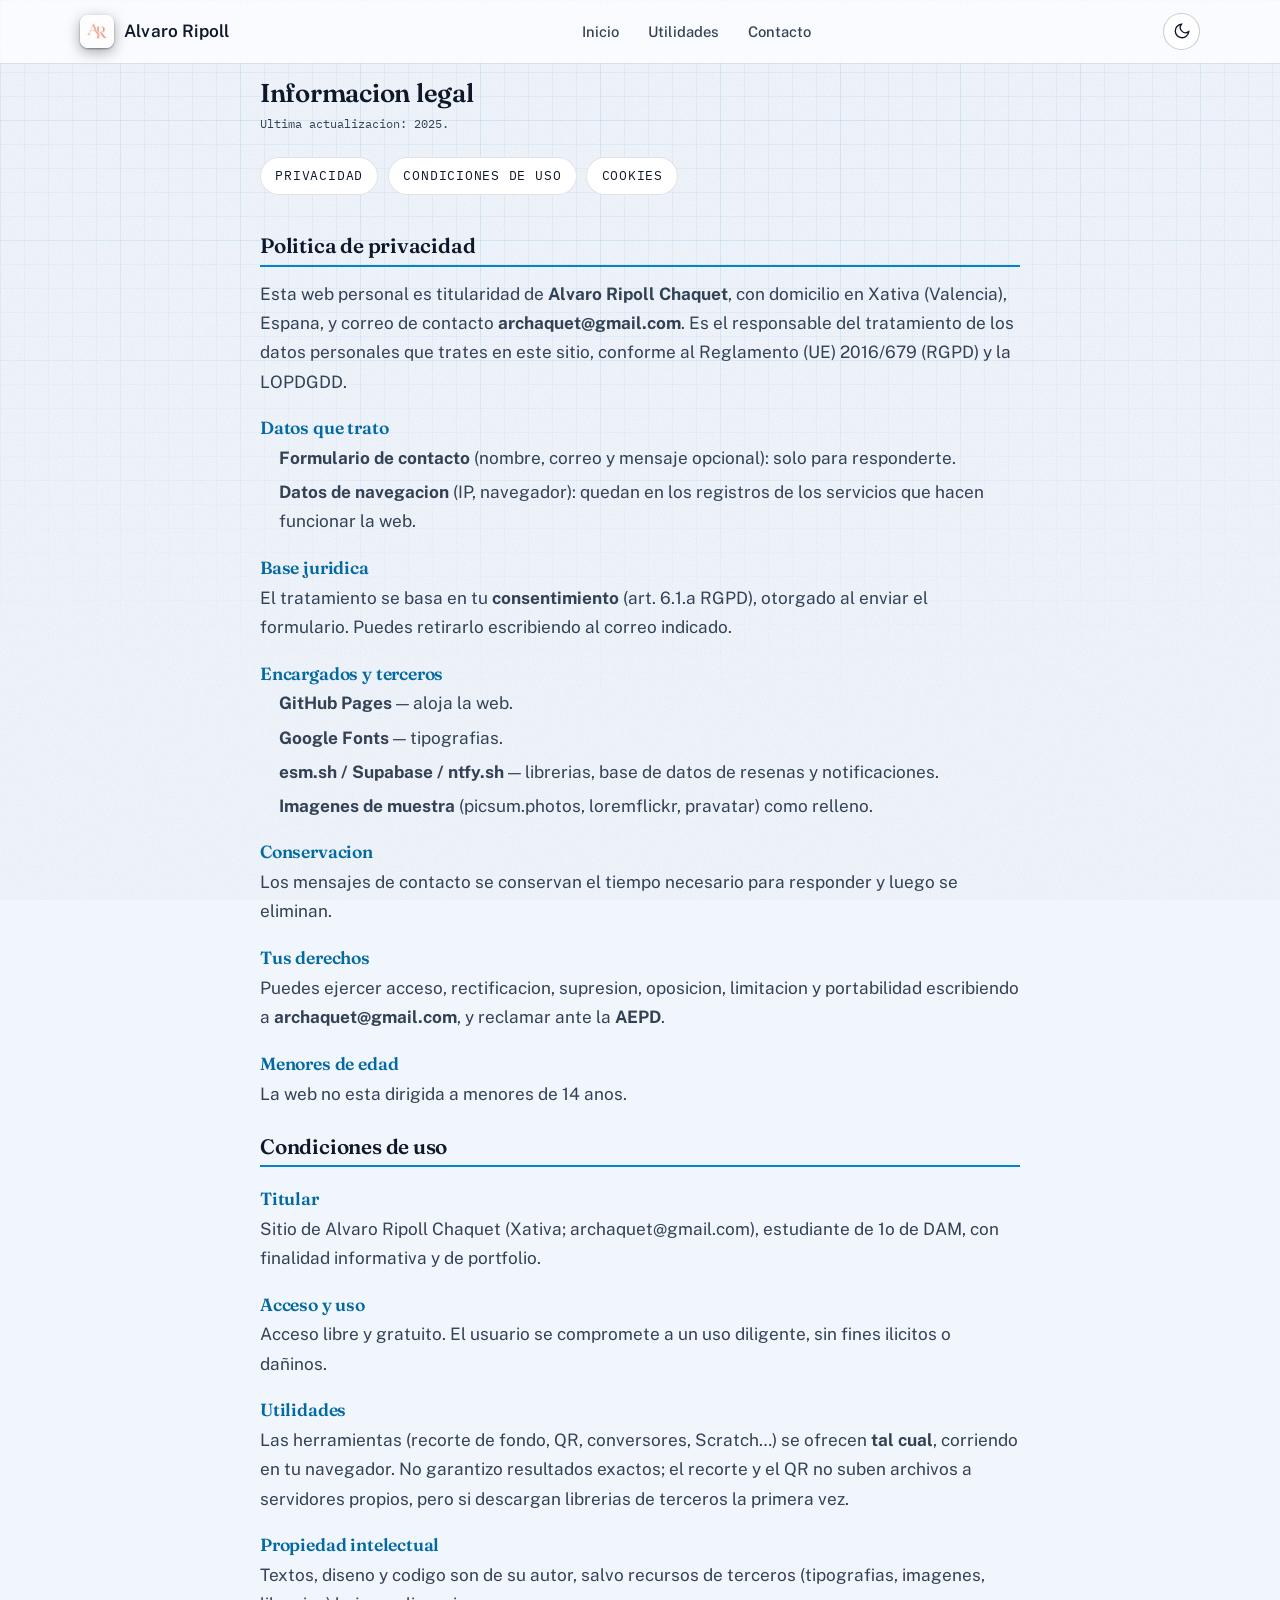
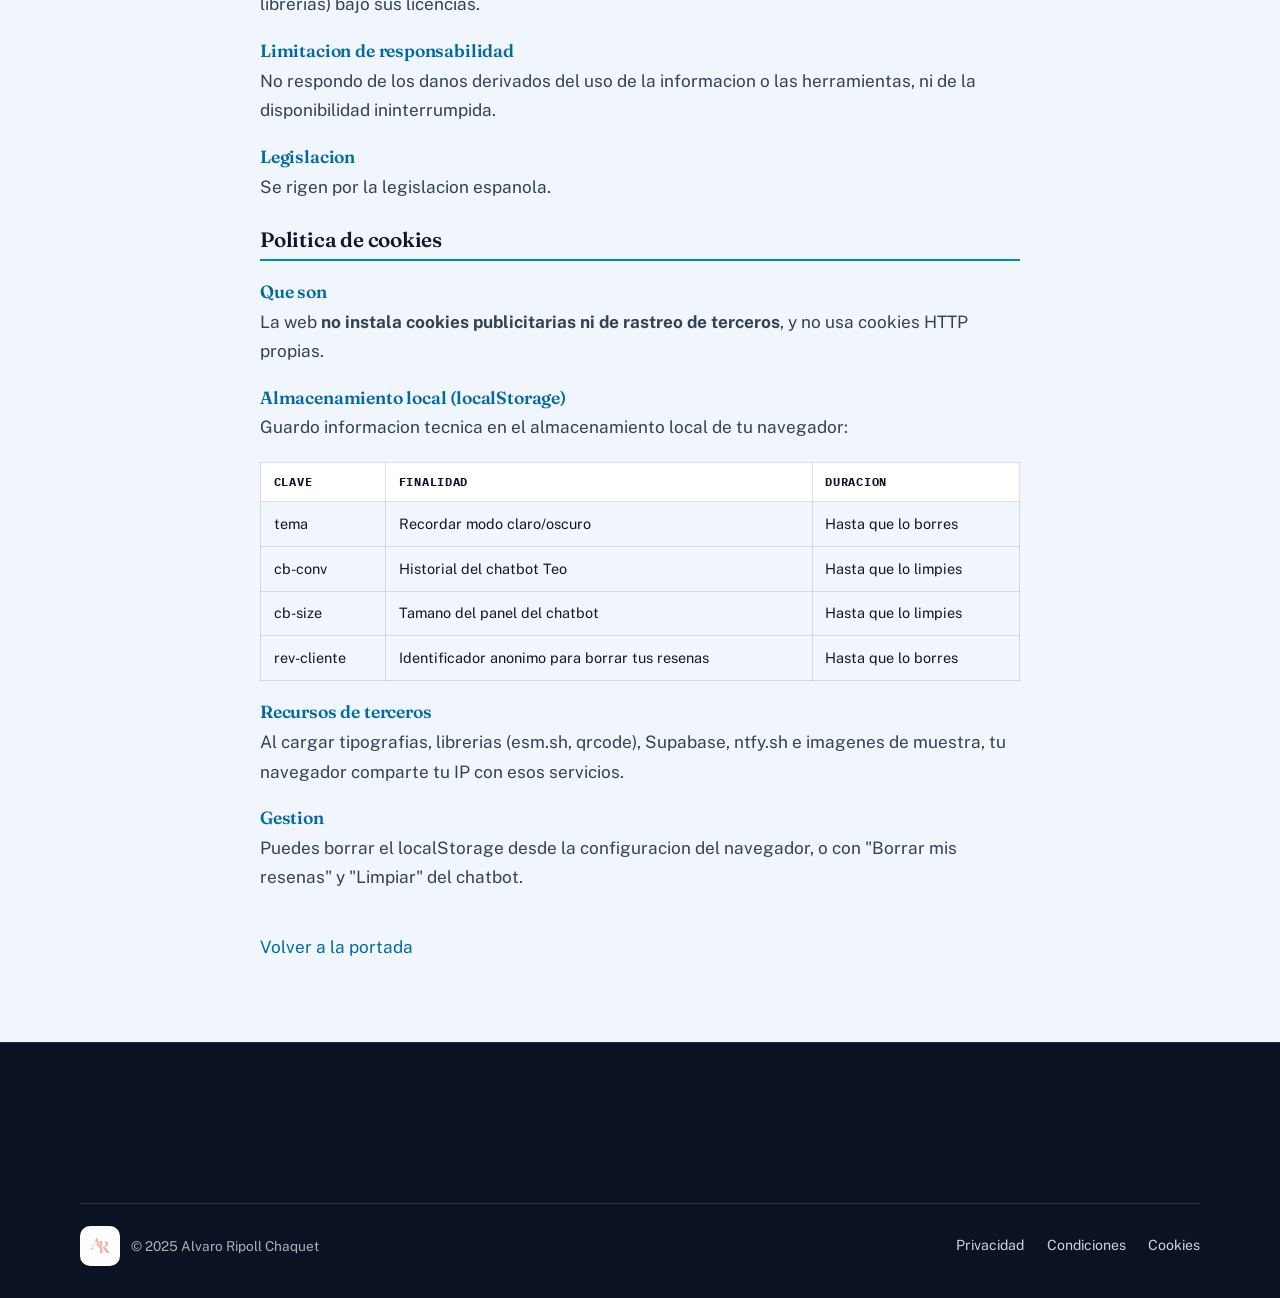
<file: legal.html>
<!DOCTYPE html>
<html lang="es">

<head>
  <meta charset="UTF-8">
  <meta name="viewport" content="width=device-width, initial-scale=1">
  <title>Informacion legal — Alvaro Ripoll Chaquet</title>
  <meta name="description"
    content="Politica de privacidad, condiciones de uso y politica de cookies de la web de Alvaro Ripoll Chaquet.">
  <meta name="theme-color" content="#0A0F1E">
  <script>(function () { try { var t = localStorage.getItem('tema'); if (!t) t = matchMedia('(prefers-color-scheme: dark)').matches ? 'dark' : 'light'; document.documentElement.setAttribute('data-theme', t); } catch (e) { document.documentElement.setAttribute('data-theme', 'light'); } })();</script>
  <link rel="icon" type="image/svg+xml" href="favicon.svg?v=3">
  <link rel="preconnect" href="https://fonts.googleapis.com">
  <link rel="preconnect" href="https://fonts.gstatic.com" crossorigin>
  <link
    href="https://fonts.googleapis.com/css2?family=Fraunces:ital,opsz,wght@0,9..144,400;0,9..144,600;0,9..144,800;1,9..144,400&family=IBM+Plex+Mono:wght@400;500;600&family=Public+Sans:ital,wght@0,300;0,400;0,500;0,700;1,400&display=swap"
    rel="stylesheet">
  <link rel="stylesheet" href="style.css">
</head>

<body>
  <div class="grid-paper" aria-hidden="true"></div>
  <div class="grain" aria-hidden="true"></div>
  <a class="skip-link" href="#contenido">Saltar al contenido</a>
  <header class="topbar" role="banner">
    <a href="index.html" class="monograma" aria-label="Inicio"><span class="monograma__logo"><img src="img/logo.png"
          alt="AR" width="34" height="34"></span><span class="monograma__text">Alvaro Ripoll</span></a>
    <nav class="topnav" aria-label="Navegacion">
      <ul>
        <li><a href="index.html">Inicio</a></li>
        <li><a href="utilidades.html">Utilidades</a></li>
        <li><a href="index.html#contacto">Contacto</a></li>
      </ul>
    </nav>
    <button class="theme-toggle" type="button" aria-label="Cambiar tema"><svg viewBox="0 0 24 24" width="18" height="18"
        fill="none" stroke="currentColor" stroke-width="1.8" aria-hidden="true">
        <path d="M21 12.8A9 9 0 1 1 11.2 3a7 7 0 0 0 9.8 9.8z" />
      </svg></button>
  </header>

  <main id="contenido">
    <article class="legal">
      <h1>Informacion legal</h1>
      <p class="legal__meta">Ultima actualizacion: 2025.</p>

      <!-- indice interno: salta a cada seccion -->
      <nav class="legal__nav" aria-label="Secciones legales">
        <a href="#privacidad">Privacidad</a>
        <a href="#condiciones">Condiciones de uso</a>
        <a href="#cookies">Cookies</a>
      </nav>

      <!-- ===== PRIVACIDAD ===== -->
      <section id="privacidad" class="legal__section">
        <h2>Politica de privacidad</h2>
        <p>Esta web personal es titularidad de <strong>Alvaro Ripoll Chaquet</strong>, con domicilio en Xativa
          (Valencia), Espana, y correo de contacto <strong>archaquet@gmail.com</strong>. Es el responsable del
          tratamiento de los datos personales que trates en este sitio, conforme al Reglamento (UE) 2016/679 (RGPD) y la
          LOPDGDD.</p>
        <h3>Datos que trato</h3>
        <ul>
          <li><strong>Formulario de contacto</strong> (nombre, correo y mensaje opcional): solo para responderte.</li>
          <li><strong>Datos de navegacion</strong> (IP, navegador): quedan en los registros de los servicios que hacen
            funcionar la web.</li>
        </ul>
        <h3>Base juridica</h3>
        <p>El tratamiento se basa en tu <strong>consentimiento</strong> (art. 6.1.a RGPD), otorgado al enviar el
          formulario. Puedes retirarlo escribiendo al correo indicado.</p>
        <h3>Encargados y terceros</h3>
        <ul>
          <li><strong>GitHub Pages</strong> — aloja la web.</li>
          <li><strong>Google Fonts</strong> — tipografias.</li>
          <li><strong>esm.sh / Supabase / ntfy.sh</strong> — librerias, base de datos de resenas y notificaciones.</li>
          <li><strong>Imagenes de muestra</strong> (picsum.photos, loremflickr, pravatar) como relleno.</li>
        </ul>
        <h3>Conservacion</h3>
        <p>Los mensajes de contacto se conservan el tiempo necesario para responder y luego se eliminan.</p>
        <h3>Tus derechos</h3>
        <p>Puedes ejercer acceso, rectificacion, supresion, oposicion, limitacion y portabilidad escribiendo a
          <strong>archaquet@gmail.com</strong>, y reclamar ante la <strong>AEPD</strong>.
        </p>
        <h3>Menores de edad</h3>
        <p>La web no esta dirigida a menores de 14 anos.</p>
      </section>

      <!-- ===== CONDICIONES ===== -->
      <section id="condiciones" class="legal__section">
        <h2>Condiciones de uso</h2>
        <h3>Titular</h3>
        <p>Sitio de Alvaro Ripoll Chaquet (Xativa; archaquet@gmail.com), estudiante de 1o de DAM, con finalidad
          informativa y de portfolio.</p>
        <h3>Acceso y uso</h3>
        <p>Acceso libre y gratuito. El usuario se compromete a un uso diligente, sin fines ilicitos o dañinos.</p>
        <h3>Utilidades</h3>
        <p>Las herramientas (recorte de fondo, QR, conversores, Scratch…) se ofrecen <strong>tal cual</strong>,
          corriendo en tu navegador. No garantizo resultados exactos; el recorte y el QR no suben archivos a servidores
          propios, pero si descargan librerias de terceros la primera vez.</p>
        <h3>Propiedad intelectual</h3>
        <p>Textos, diseno y codigo son de su autor, salvo recursos de terceros (tipografias, imagenes, librerias) bajo
          sus licencias.</p>
        <h3>Limitacion de responsabilidad</h3>
        <p>No respondo de los danos derivados del uso de la informacion o las herramientas, ni de la disponibilidad
          ininterrumpida.</p>
        <h3>Legislacion</h3>
        <p>Se rigen por la legislacion espanola.</p>
      </section>

      <!-- ===== COOKIES ===== -->
      <section id="cookies" class="legal__section">
        <h2>Politica de cookies</h2>
        <h3>Que son</h3>
        <p>La web <strong>no instala cookies publicitarias ni de rastreo de terceros</strong>, y no usa cookies HTTP
          propias.</p>
        <h3>Almacenamiento local (localStorage)</h3>
        <p>Guardo informacion tecnica en el almacenamiento local de tu navegador:</p>
        <table class="legal__table">
          <thead>
            <tr>
              <th>Clave</th>
              <th>Finalidad</th>
              <th>Duracion</th>
            </tr>
          </thead>
          <tbody>
            <tr>
              <td>tema</td>
              <td>Recordar modo claro/oscuro</td>
              <td>Hasta que lo borres</td>
            </tr>
            <tr>
              <td>cb-conv</td>
              <td>Historial del chatbot Teo</td>
              <td>Hasta que lo limpies</td>
            </tr>
            <tr>
              <td>cb-size</td>
              <td>Tamano del panel del chatbot</td>
              <td>Hasta que lo limpies</td>
            </tr>
            <tr>
              <td>rev-cliente</td>
              <td>Identificador anonimo para borrar tus resenas</td>
              <td>Hasta que lo borres</td>
            </tr>
          </tbody>
        </table>
        <h3>Recursos de terceros</h3>
        <p>Al cargar tipografias, librerias (esm.sh, qrcode), Supabase, ntfy.sh e imagenes de muestra, tu navegador
          comparte tu IP con esos servicios.</p>
        <h3>Gestion</h3>
        <p>Puedes borrar el localStorage desde la configuracion del navegador, o con "Borrar mis resenas" y "Limpiar"
          del chatbot.</p>
      </section>

      <p class="legal__back"><a href="index.html">Volver a la portada</a></p>
    </article>
  </main>

  <footer class="footer">
    <div class="footer__bottom"><span class="footer__brand"><img src="img/logo.png" alt="AR"> © 2025 Alvaro Ripoll
        Chaquet</span>
      <ul class="foot-links">
        <li><a href="#privacidad">Privacidad</a></li>
        <li><a href="#condiciones">Condiciones</a></li>
        <li><a href="#cookies">Cookies</a></li>
      </ul>
    </div>
  </footer>
  <script>document.querySelectorAll('.theme-toggle').forEach(function (b) { b.addEventListener('click', function () { var r = document.documentElement; var s = r.getAttribute('data-theme') === 'dark' ? 'light' : 'dark'; try { localStorage.setItem('tema', s); } catch (_) { } r.setAttribute('data-theme', s); }); });</script>
</body>

</html>
</file>
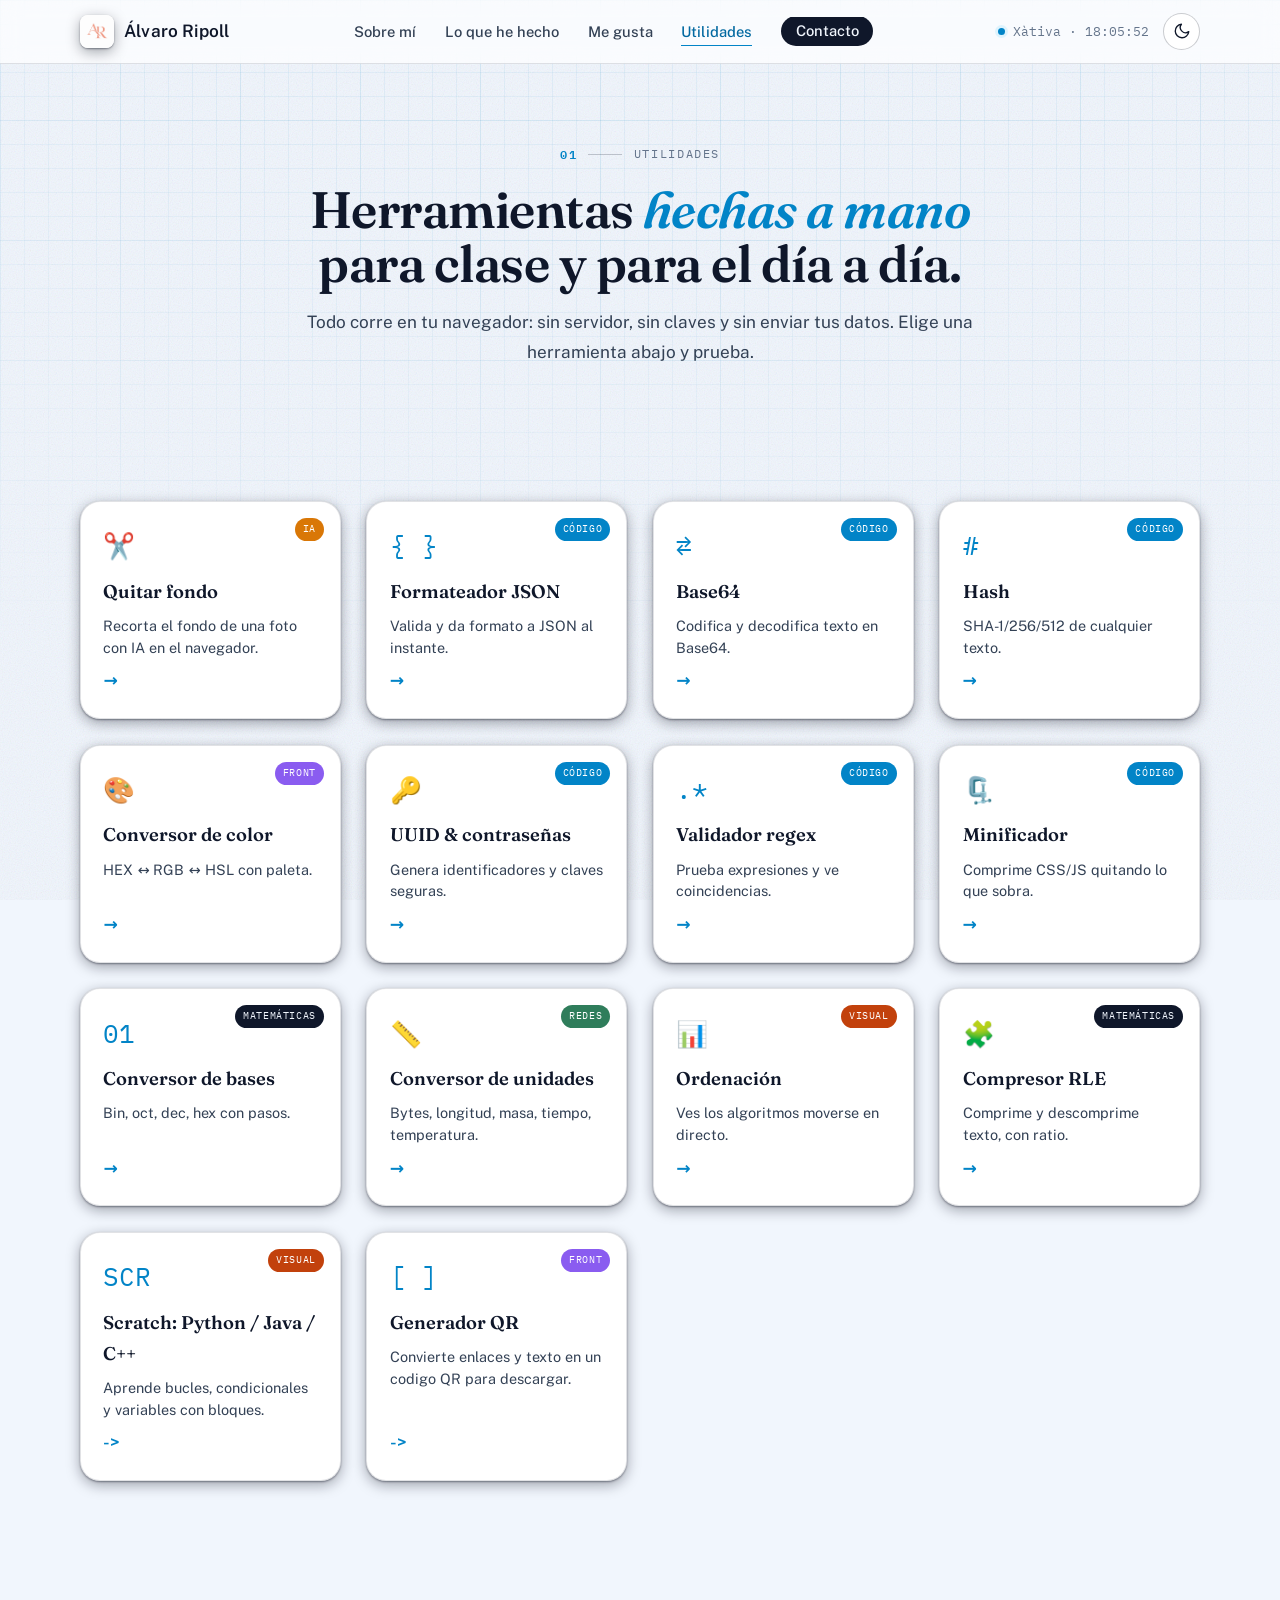
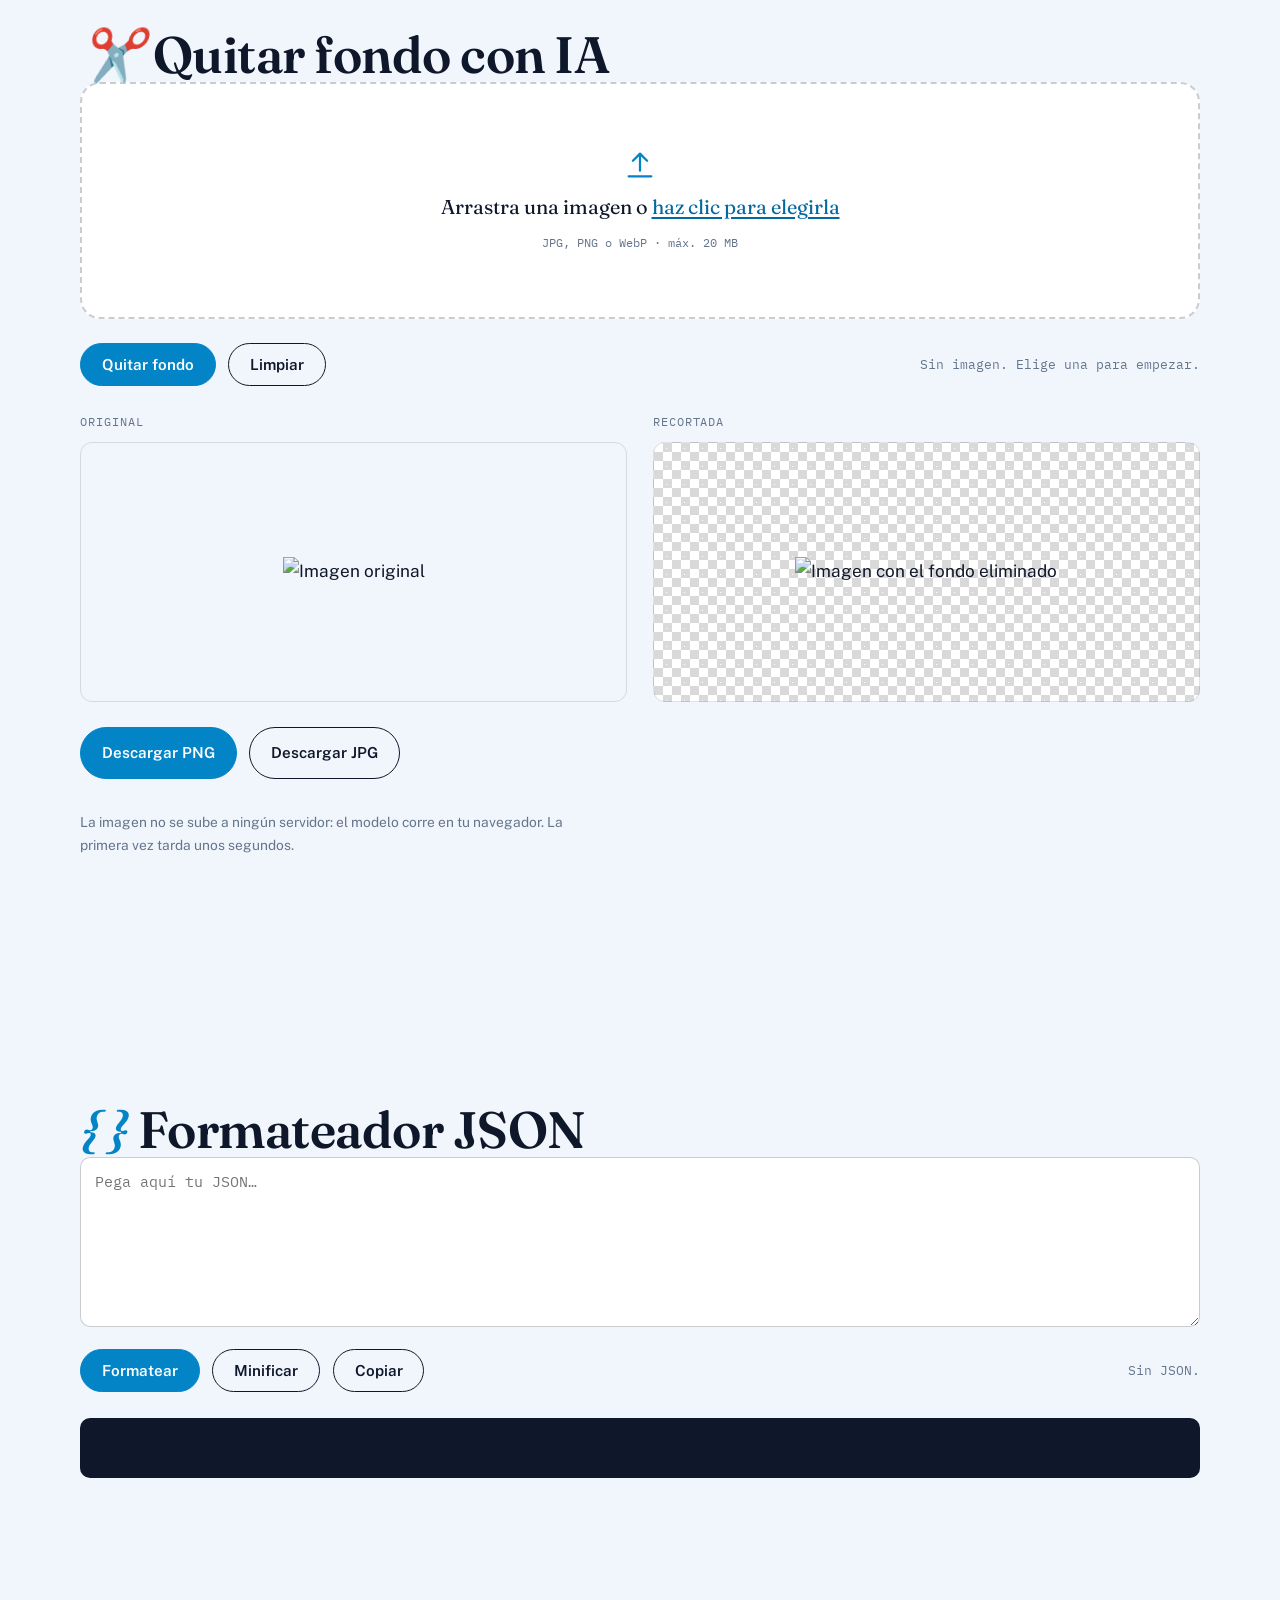
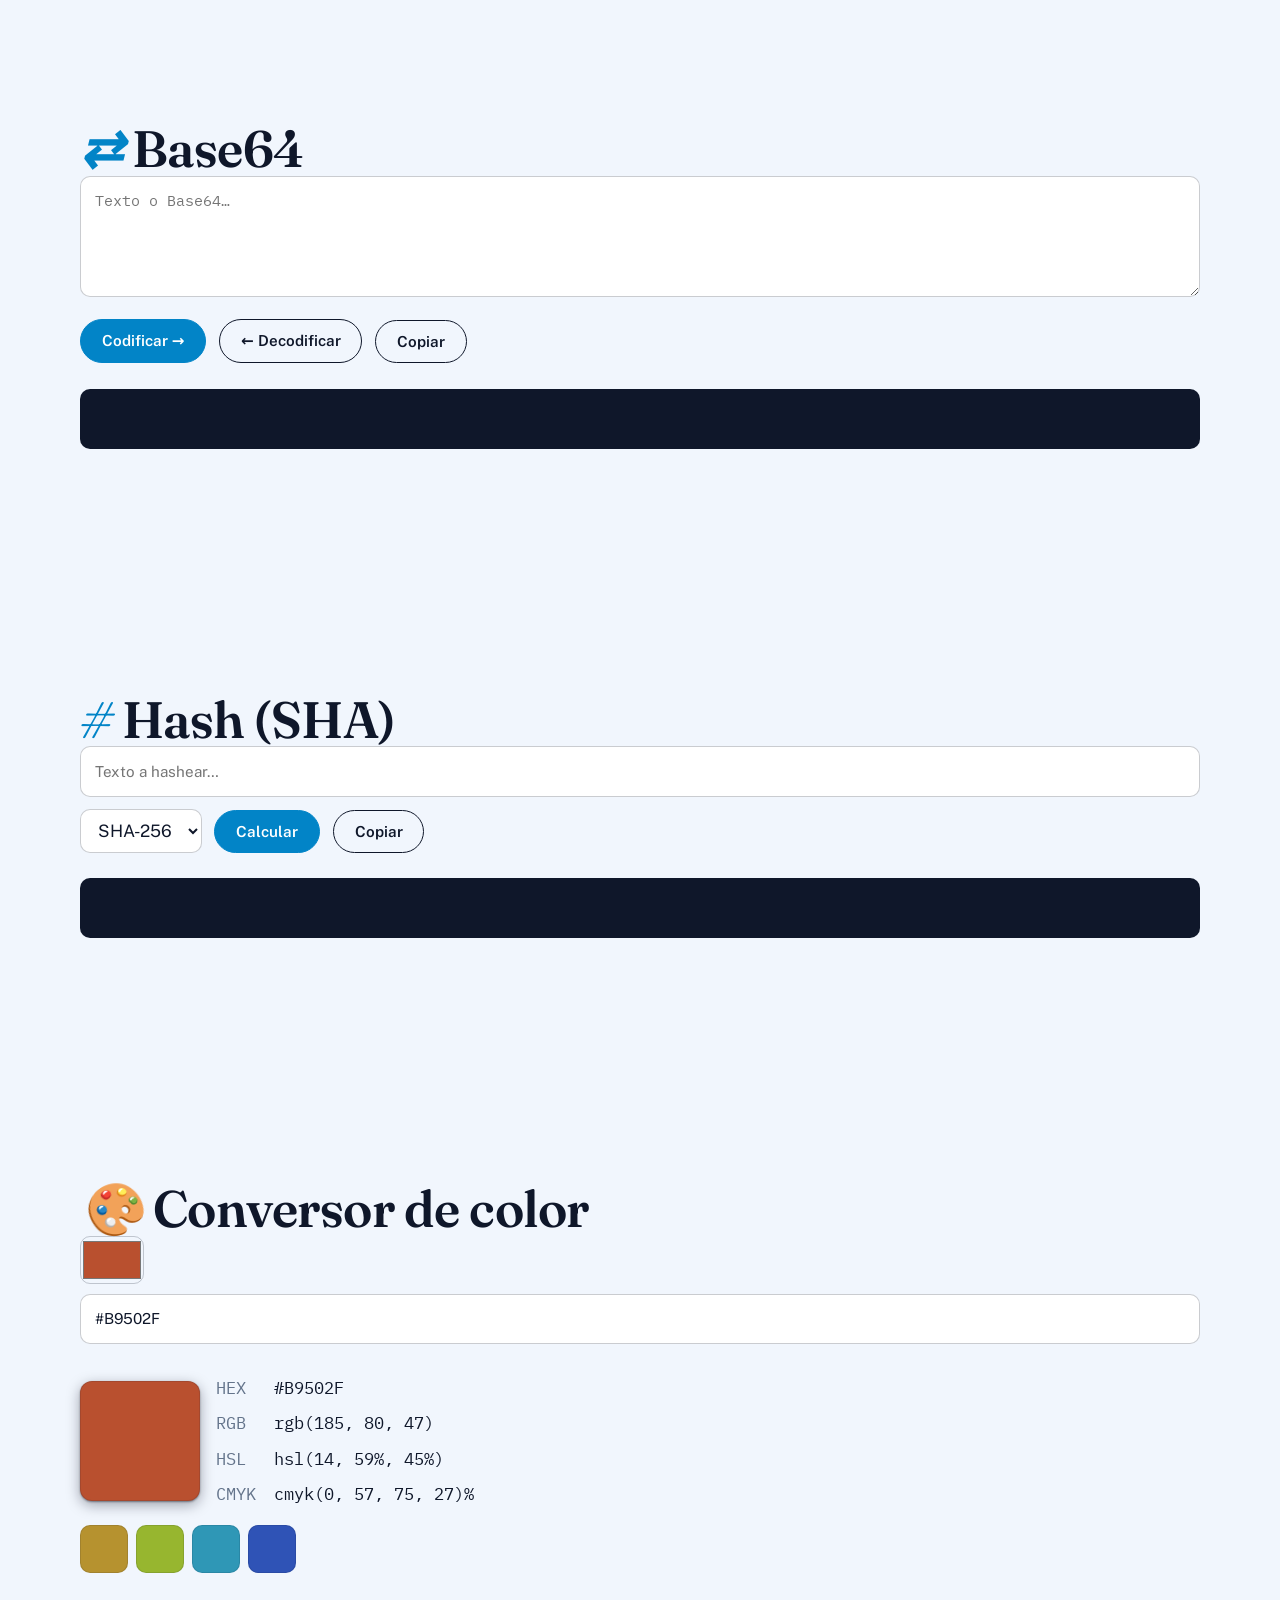
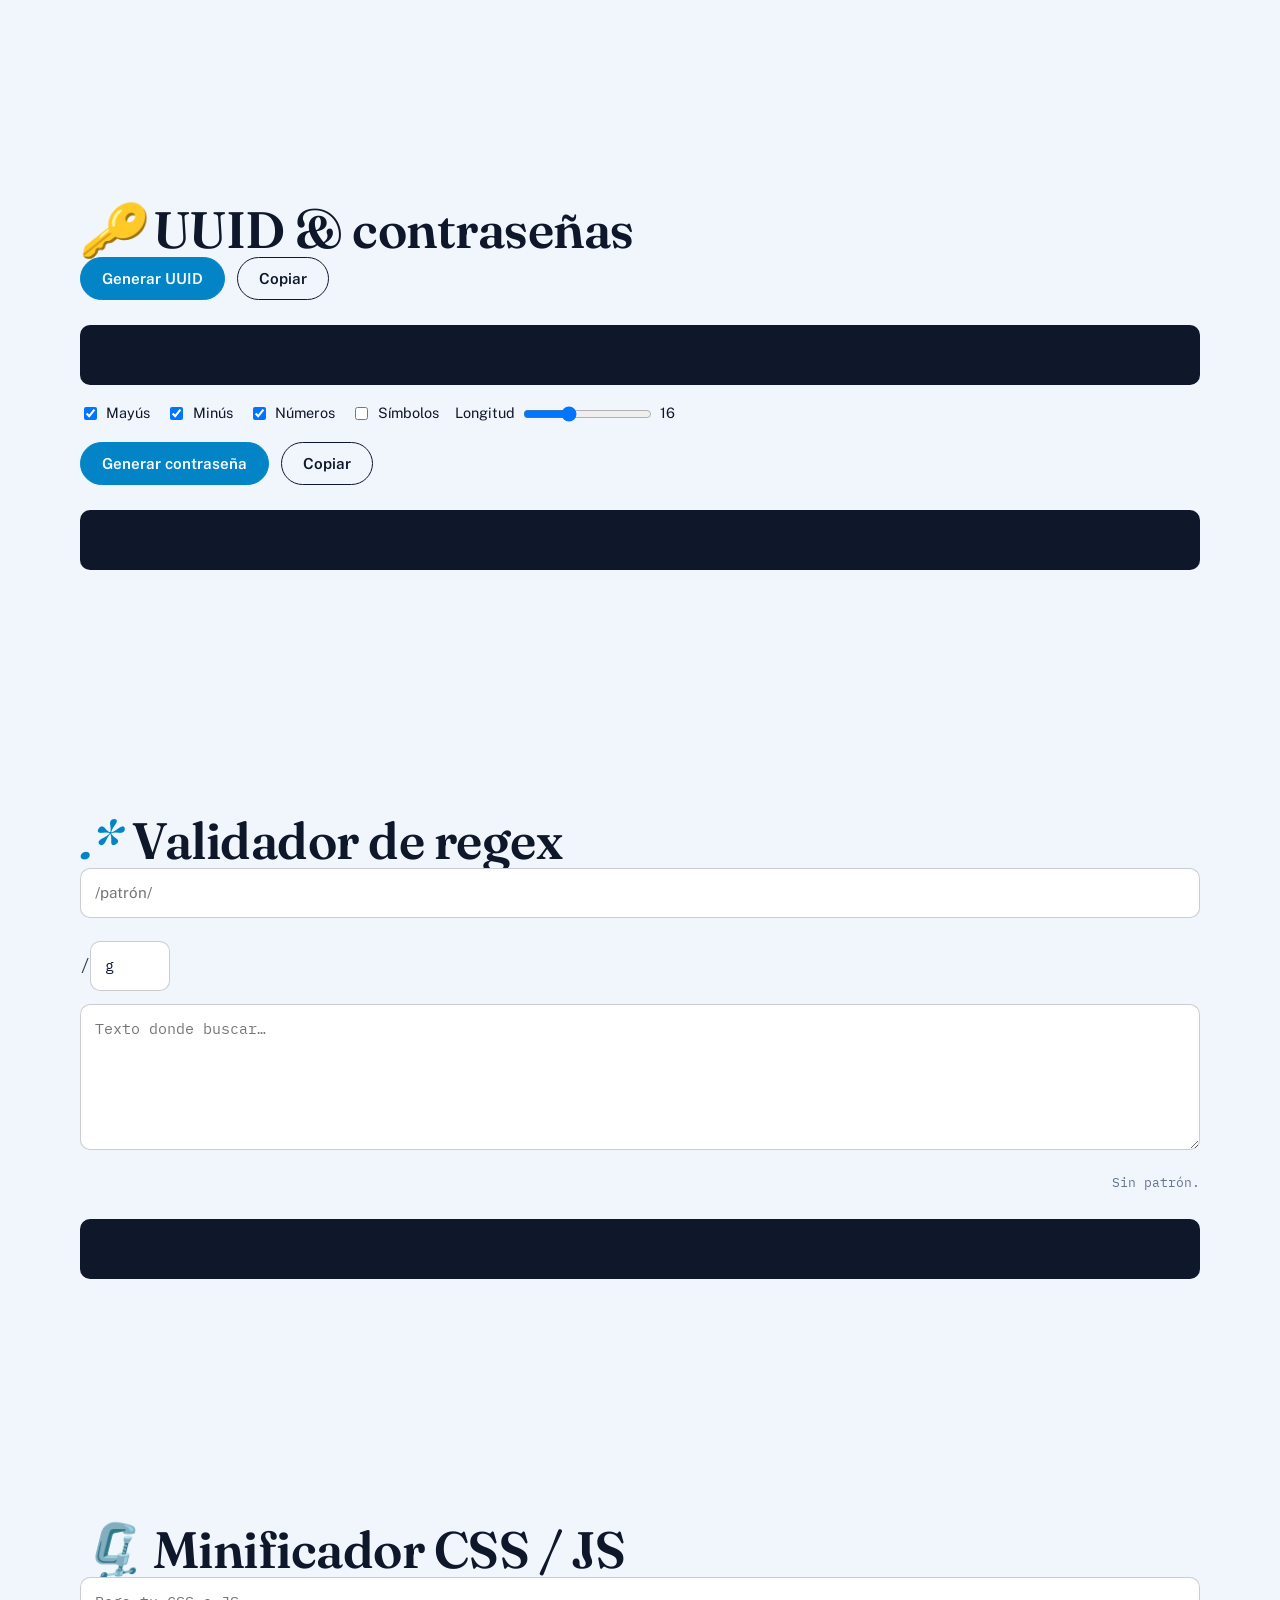
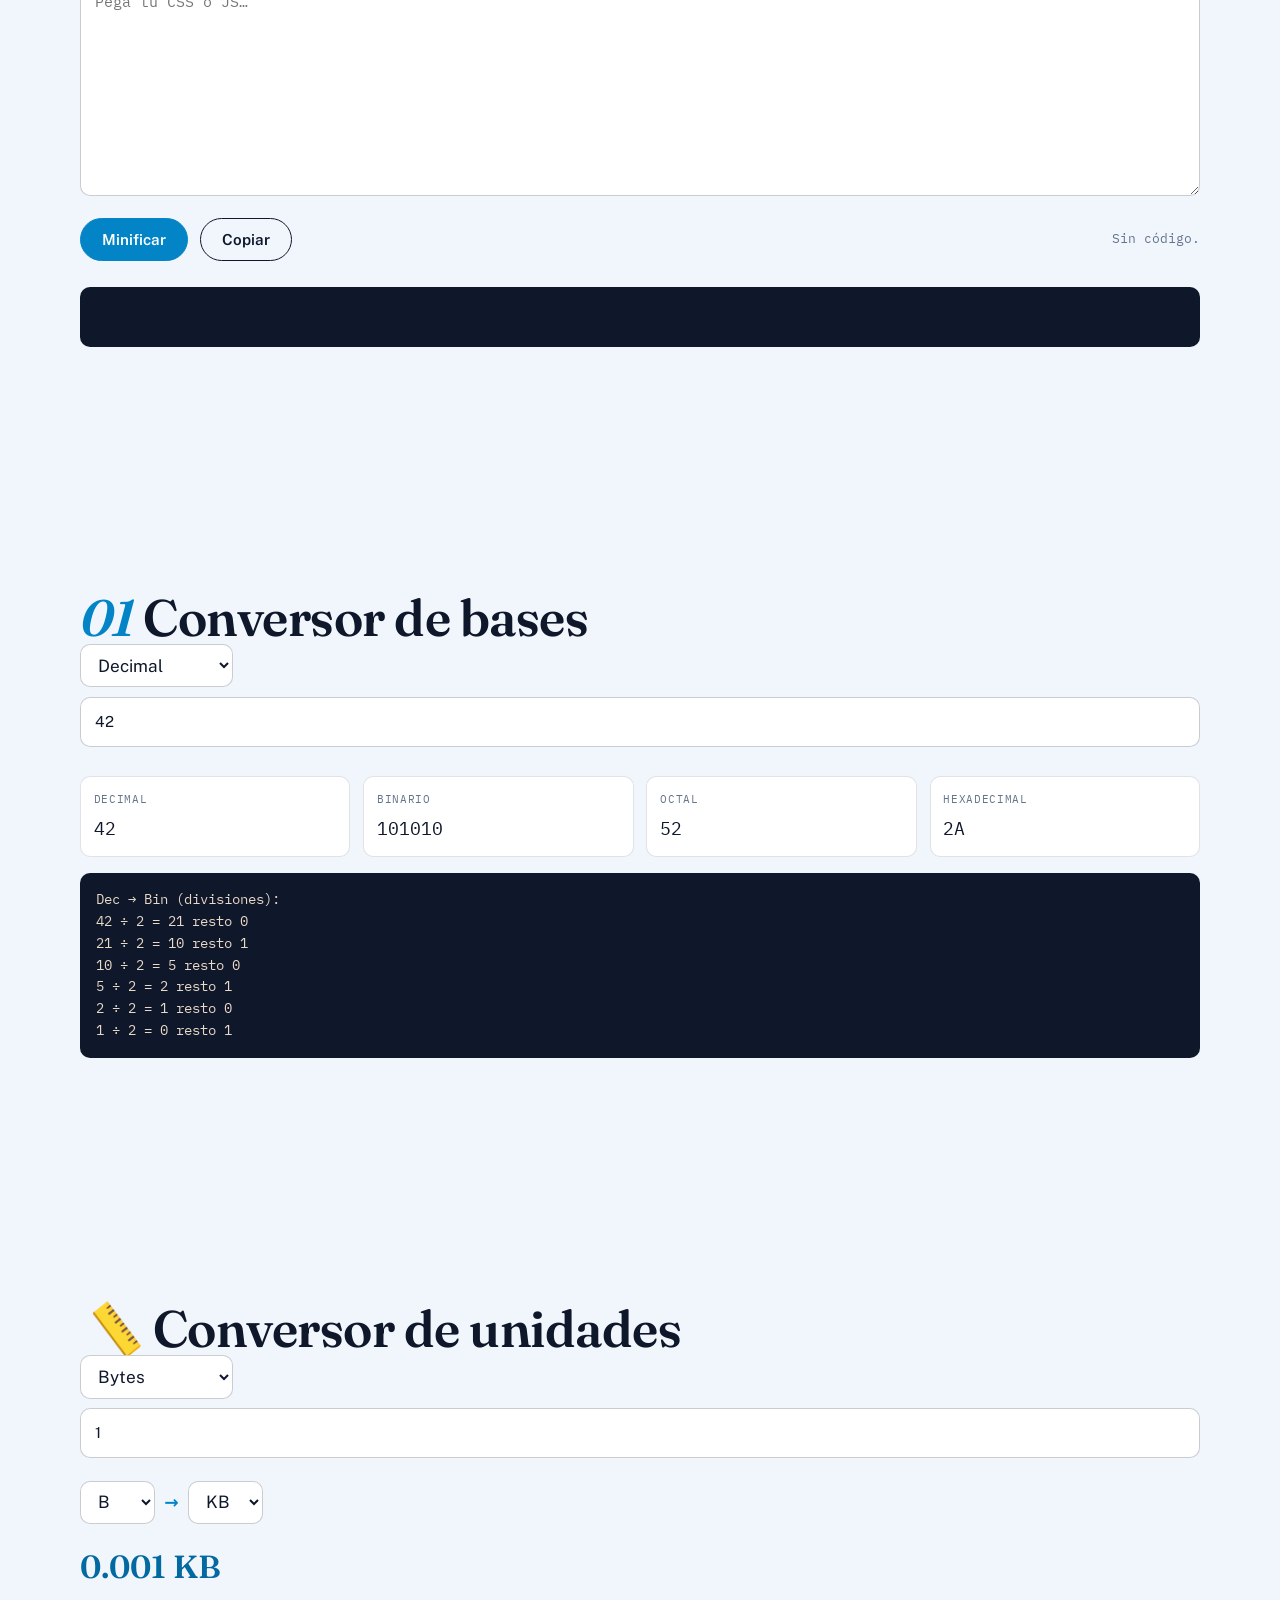
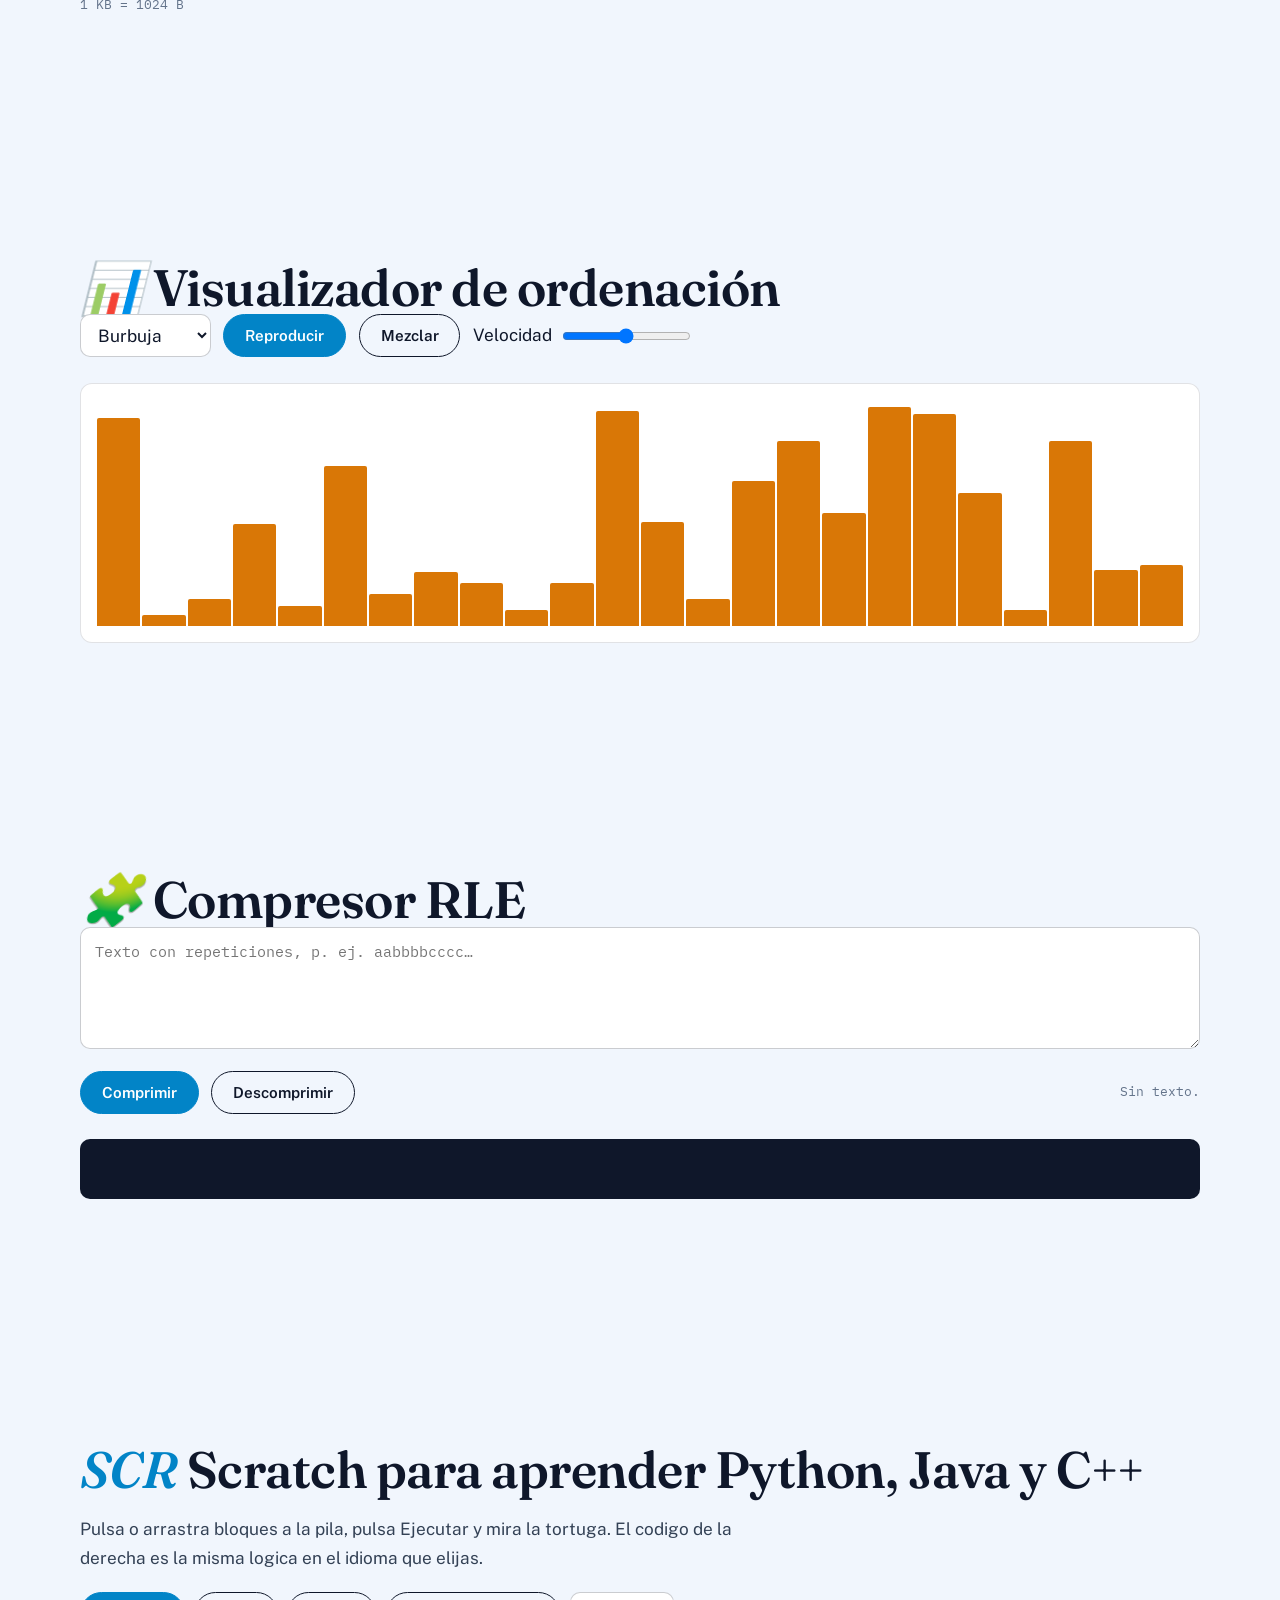
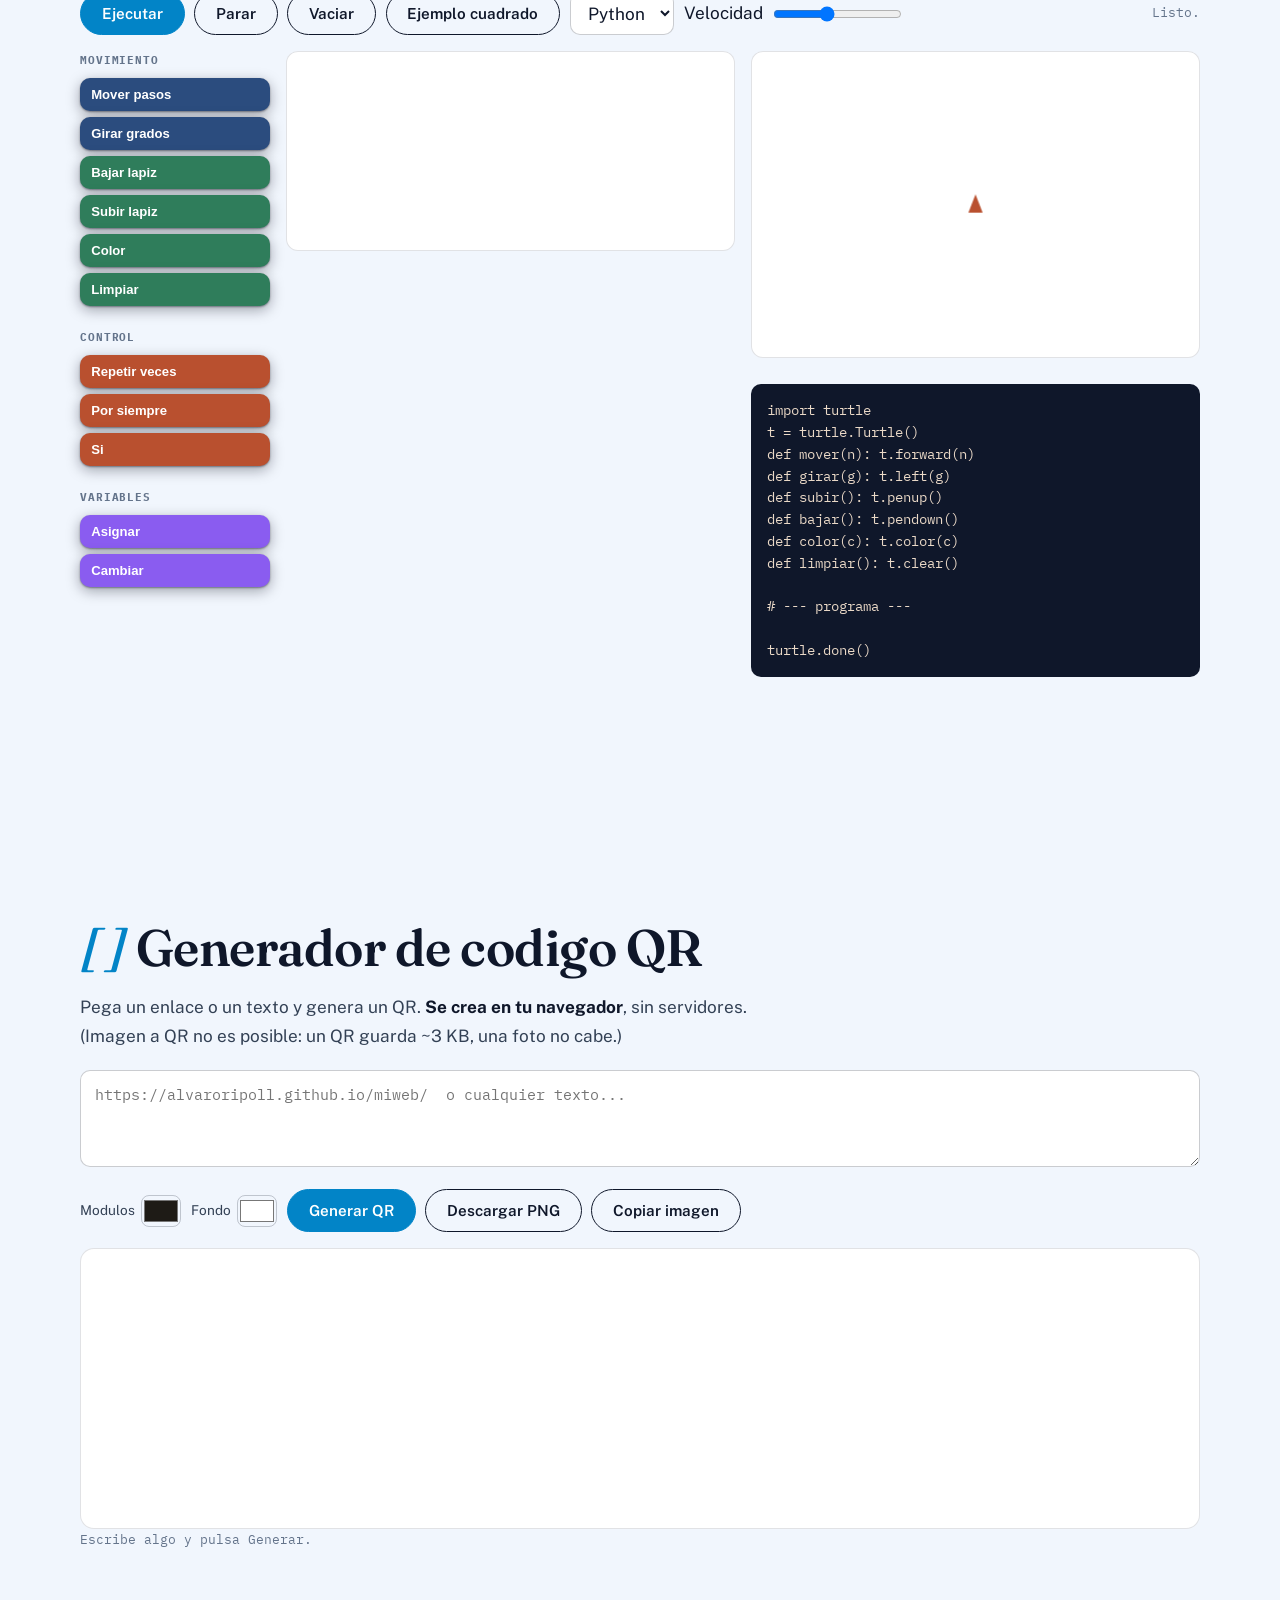
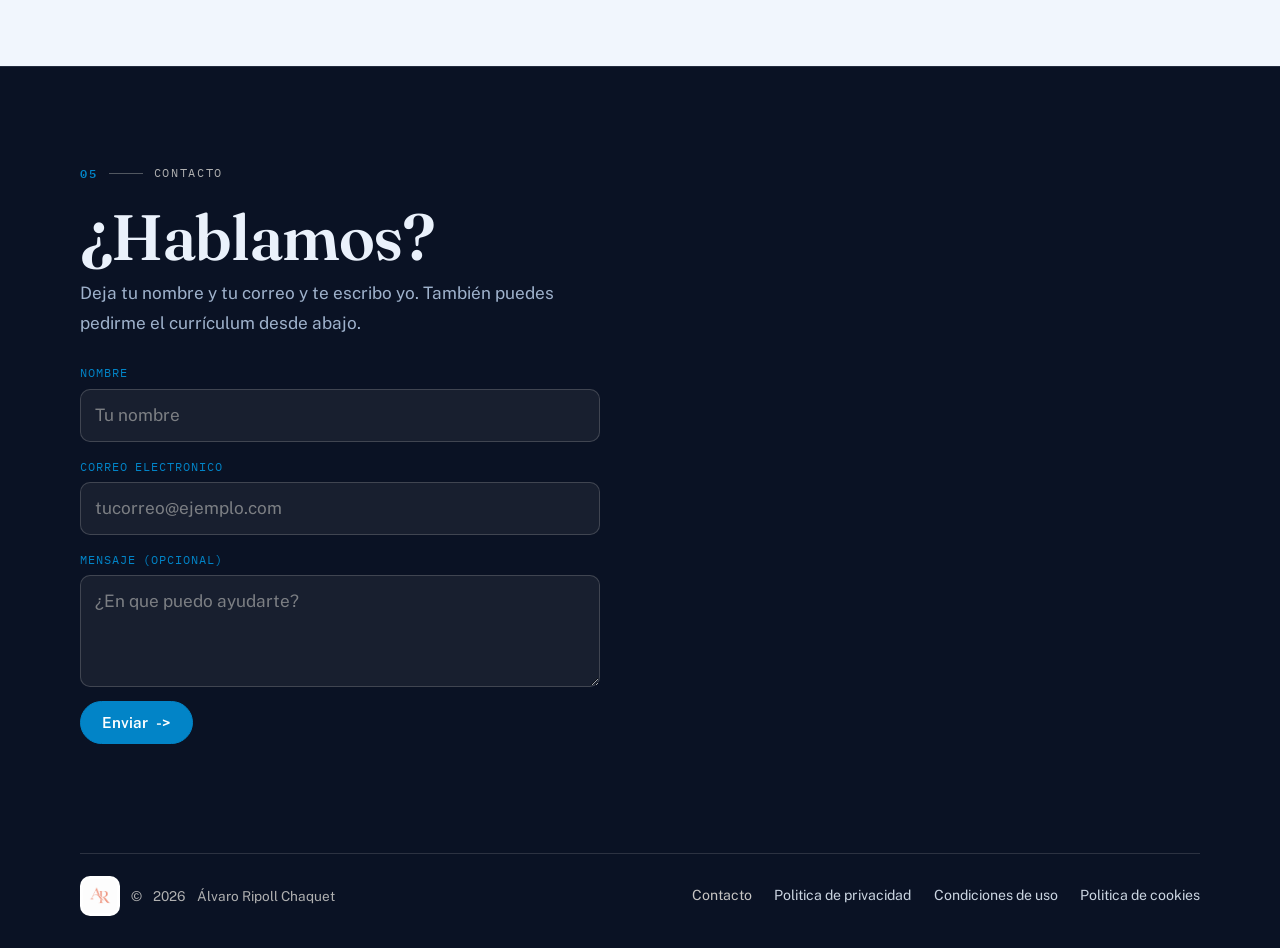
<file: utilidades.html>
<!DOCTYPE html>
<html lang="es">

<head>
  <meta charset="UTF-8">
  <meta name="viewport" content="width=device-width, initial-scale=1">
  <title>Utilidades — Álvaro Ripoll Chaquet</title>
  <meta name="description"
    content="Utilidades de Álvaro Ripoll Chaquet: recortar fondo con IA, regex, minificador, conversores, visualizador de ordenación y más.">
  <meta name="author" content="Álvaro Ripoll Chaquet">
  <meta name="theme-color" content="#0A0F1E"> <!-- Favicon + icono para iOS -->
  <link rel="icon" type="image/svg+xml" href="favicon.svg?v=3">
  <link rel="apple-touch-icon" href="img/logo.png?v=2">

  <!-- Open Graph: imagen y datos al compartir en WhatsApp/LinkedIn -->
  <meta property="og:type" content="website">
  <meta property="og:title" content="Álvaro Ripoll Chaquet — Estudiante de DAM · Xàtiva">
  <meta property="og:description"
    content="Web personal de Álvaro Ripoll Chaquet. Matemáticas, informática, deporte y negocios.">
  <meta property="og:url" content="https://alvaroripoll.github.io/miweb/">
  <meta property="og:image" content="https://alvaroripoll.github.io/miweb/img/logo.png">
  <meta name="twitter:card" content="summary">
  <meta name="twitter:image" content="https://alvaroripoll.github.io/miweb/img/logo.png">
  <script>
    (function () { try { var t = localStorage.getItem('tema'); if (!t) t = matchMedia('(prefers-color-scheme: dark)').matches ? 'dark' : 'light'; document.documentElement.setAttribute('data-theme', t); } catch (e) { document.documentElement.setAttribute('data-theme', 'light'); } })();
  </script>
  <link rel="preconnect" href="https://fonts.googleapis.com">
  <link rel="preconnect" href="https://fonts.gstatic.com" crossorigin>
  <link
    href="https://fonts.googleapis.com/css2?family=Fraunces:ital,opsz,wght@0,9..144,400;0,9..144,600;0,9..144,800;1,9..144,400&family=IBM+Plex+Mono:wght@400;500;600&family=Public+Sans:ital,wght@0,300;0,400;0,500;0,700;1,400&display=swap"
    rel="stylesheet">
  <link rel="stylesheet" href="style.css">
  <link rel="stylesheet" href="utilidades.css">
</head>

<body>
  <div class="grid-paper" aria-hidden="true"></div>
  <div class="grain" aria-hidden="true"></div>
  <div class="scroll-progress" aria-hidden="true"><span id="progress-bar"></span></div>
  <a class="skip-link" href="#contenido">Saltar al contenido</a>

  <header class="topbar" role="banner">
    <a href="index.html" class="monograma" aria-label="Inicio — Álvaro Ripoll Chaquet"><span
        class="monograma__logo"><img src="img/logo.png" alt="Logo Álvaro Ripoll"></span><span
        class="monograma__text">Álvaro Ripoll</span></a>
    <nav class="topnav" id="menu" aria-label="Navegación principal">
      <ul>
        <li><a href="index.html#sobre-mi">Sobre mí</a></li>
        <li><a href="index.html#trayectoria">Lo que he hecho</a></li>
        <li><a href="index.html#me-gusta">Me gusta</a></li>
        <li><a href="utilidades.html" class="is-active" aria-current="page">Utilidades</a></li>
        <li><a href="index.html#contacto" class="topnav__cta">Contacto</a></li>
      </ul>
    </nav>
    <div class="topbar__cluster">
      <p class="topbar__clock"><span class="dot" aria-hidden="true"></span>Xàtiva · <time
          id="hora-local">--:--:--</time></p>
      <button class="theme-toggle" id="theme-toggle" type="button" aria-pressed="false"
        aria-label="Cambiar a modo oscuro" title="Cambiar tema">
        <svg class="theme-toggle__icon theme-toggle__icon--moon" viewBox="0 0 24 24" width="18" height="18" fill="none"
          stroke="currentColor" stroke-width="1.8" stroke-linecap="round" stroke-linejoin="round" aria-hidden="true">
          <path d="M21 12.8A9 9 0 1 1 11.2 3a7 7 0 0 0 9.8 9.8z" />
        </svg>
        <svg class="theme-toggle__icon theme-toggle__icon--sun" viewBox="0 0 24 24" width="18" height="18" fill="none"
          stroke="currentColor" stroke-width="1.8" stroke-linecap="round" stroke-linejoin="round" aria-hidden="true">
          <circle cx="12" cy="12" r="4" />
          <path
            d="M12 2v2M12 20v2M4.9 4.9l1.4 1.4M17.7 17.7l1.4 1.4M2 12h2M20 12h2M4.9 19.1l1.4-1.4M17.7 6.3l1.4-1.4" />
        </svg>
      </button>
      <button class="nav-toggle" id="nav-toggle" type="button" aria-expanded="false" aria-controls="menu"
        aria-label="Abrir menú">
        <span class="nav-toggle__bar" aria-hidden="true"></span><span class="nav-toggle__bar"
          aria-hidden="true"></span><span class="nav-toggle__bar" aria-hidden="true"></span>
      </button>
    </div>
  </header>

  <main id="contenido">
    <section class="u-hero" aria-labelledby="u-title">
      <p class="eyebrow" data-reveal><span class="eyebrow__num">01</span><span class="eyebrow__line"
          aria-hidden="true"></span> Utilidades</p>
      <h1 id="u-title" class="section-title" data-reveal>Herramientas <em>hechas a mano</em> para clase y para el día a
        día.</h1>
      <p class="u-sub" data-reveal data-reveal-delay="120">Todo corre en tu navegador: sin servidor, sin claves y sin
        enviar tus datos. Elige una herramienta abajo y prueba.</p>
    </section>

    <!-- ===== MENÚ DE UTILIDADES (lista visual) ===== -->
    <section class="u-index" aria-label="Lista de utilidades">
      <div class="u-index__grid">
        <a class="u-card" href="#u-recortar" data-reveal><span class="u-card__icon">✂️</span><span
            class="u-card__tag tag--ia">IA</span><span class="u-card__title">Quitar fondo</span><span
            class="u-card__desc">Recorta el fondo de una foto con IA en el navegador.</span><span class="u-card__go"
            aria-hidden="true">→</span></a>
        <a class="u-card" href="#u-json" data-reveal><span class="u-card__icon">{ }</span><span
            class="u-card__tag tag--code">Código</span><span class="u-card__title">Formateador JSON</span><span
            class="u-card__desc">Valida y da formato a JSON al instante.</span><span class="u-card__go"
            aria-hidden="true">→</span></a>
        <a class="u-card" href="#u-base64" data-reveal><span class="u-card__icon">⇄</span><span
            class="u-card__tag tag--code">Código</span><span class="u-card__title">Base64</span><span
            class="u-card__desc">Codifica y decodifica texto en Base64.</span><span class="u-card__go"
            aria-hidden="true">→</span></a>
        <a class="u-card" href="#u-hash" data-reveal><span class="u-card__icon">#</span><span
            class="u-card__tag tag--code">Código</span><span class="u-card__title">Hash</span><span
            class="u-card__desc">SHA-1/256/512 de cualquier texto.</span><span class="u-card__go"
            aria-hidden="true">→</span></a>
        <a class="u-card" href="#u-color" data-reveal><span class="u-card__icon">🎨</span><span
            class="u-card__tag tag--front">Front</span><span class="u-card__title">Conversor de color</span><span
            class="u-card__desc">HEX ↔ RGB ↔ HSL con paleta.</span><span class="u-card__go"
            aria-hidden="true">→</span></a>
        <a class="u-card" href="#u-uuid" data-reveal><span class="u-card__icon">🔑</span><span
            class="u-card__tag tag--code">Código</span><span class="u-card__title">UUID & contraseñas</span><span
            class="u-card__desc">Genera identificadores y claves seguras.</span><span class="u-card__go"
            aria-hidden="true">→</span></a>
        <a class="u-card" href="#u-regex" data-reveal><span class="u-card__icon">.*</span><span
            class="u-card__tag tag--code">Código</span><span class="u-card__title">Validador regex</span><span
            class="u-card__desc">Prueba expresiones y ve coincidencias.</span><span class="u-card__go"
            aria-hidden="true">→</span></a>
        <a class="u-card" href="#u-min" data-reveal><span class="u-card__icon">🗜️</span><span
            class="u-card__tag tag--code">Código</span><span class="u-card__title">Minificador</span><span
            class="u-card__desc">Comprime CSS/JS quitando lo que sobra.</span><span class="u-card__go"
            aria-hidden="true">→</span></a>
        <a class="u-card" href="#u-bases" data-reveal><span class="u-card__icon">01</span><span
            class="u-card__tag tag--math">Matemáticas</span><span class="u-card__title">Conversor de bases</span><span
            class="u-card__desc">Bin, oct, dec, hex con pasos.</span><span class="u-card__go"
            aria-hidden="true">→</span></a>
        <a class="u-card" href="#u-unidades" data-reveal><span class="u-card__icon">📏</span><span
            class="u-card__tag tag--net">Redes</span><span class="u-card__title">Conversor de unidades</span><span
            class="u-card__desc">Bytes, longitud, masa, tiempo, temperatura.</span><span class="u-card__go"
            aria-hidden="true">→</span></a>
        <a class="u-card" href="#u-orden" data-reveal><span class="u-card__icon">📊</span><span
            class="u-card__tag tag--visual">Visual</span><span class="u-card__title">Ordenación</span><span
            class="u-card__desc">Ves los algoritmos moverse en directo.</span><span class="u-card__go"
            aria-hidden="true">→</span></a>
        <a class="u-card" href="#u-rle" data-reveal><span class="u-card__icon">🧩</span><span
            class="u-card__tag tag--math">Matemáticas</span><span class="u-card__title">Compresor RLE</span><span
            class="u-card__desc">Comprime y descomprime texto, con ratio.</span><span class="u-card__go"
            aria-hidden="true">→</span></a>
        <a class="u-card" href="#u-scratch" data-reveal><span class="u-card__icon">SCR</span><span
            class="u-card__tag tag--visual">Visual</span><span class="u-card__title">Scratch: Python / Java /
            C++</span><span class="u-card__desc">Aprende bucles, condicionales y variables con bloques.</span><span
            class="u-card__go" aria-hidden="true">-&gt;</span></a>
        <a class="u-card" href="#u-qr" data-reveal><span class="u-card__icon">[ ]</span><span
            class="u-card__tag tag--front">Front</span><span class="u-card__title">Generador QR</span><span
            class="u-card__desc">Convierte enlaces y texto en un codigo QR para descargar.</span><span
            class="u-card__go" aria-hidden="true">-&gt;</span></a>
      </div>
    </section>

    <!-- ===== 1 · QUITAR FONDO ===== -->
    <section class="u-tool" id="u-recortar" aria-labelledby="cut-title">
      <div class="u-tool__inner">
        <h2 id="cut-title" class="section-title"><em>✂️</em> Quitar fondo con IA</h2>
        <div class="u-drop" id="drop" tabindex="0" role="button" aria-label="Arrastra una imagen o pulsa para elegir">
          <input type="file" id="file" accept="image/*" hidden>
          <svg viewBox="0 0 24 24" width="34" height="34" fill="none" stroke="currentColor" stroke-width="1.6"
            stroke-linecap="round" stroke-linejoin="round" aria-hidden="true">
            <path d="M12 16V4M7 9l5-5 5 5M4 20h16" />
          </svg>
          <p class="u-drop__title">Arrastra una imagen o <span>haz clic para elegirla</span></p>
          <p class="u-drop__hint">JPG, PNG o WebP · máx. 20 MB</p>
        </div>
        <div class="u-bar"><button class="btn btn--solid" id="run" type="button" disabled>Quitar fondo</button><button
            class="btn btn--ghost" id="clear" type="button" disabled>Limpiar</button>
          <p class="u-status" id="status" role="status" aria-live="polite">Sin imagen. Elige una para empezar.</p>
        </div>
        <div class="u-grid" id="grid" hidden>
          <figure class="u-panel">
            <figcaption>Original</figcaption>
            <div class="u-frame"><img id="imgIn" alt="Imagen original"></div>
          </figure>
          <figure class="u-panel">
            <figcaption>Recortada</figcaption>
            <div class="u-frame u-check"><img id="imgOut" alt="Imagen con el fondo eliminado"></div>
          </figure>
        </div>
        <div class="u-dl" id="dl" hidden><a class="btn btn--solid" id="dlPng" download="recorte.png">Descargar PNG</a><a
            class="btn btn--ghost" id="dlJpg" download="recorte.jpg">Descargar JPG</a></div>
        <p class="u-note">La imagen no se sube a ningún servidor: el modelo corre en tu navegador. La primera vez tarda
          unos segundos.</p>
      </div>
    </section>

    <!-- ===== 2 · JSON ===== -->
    <section class="u-tool" id="u-json" aria-labelledby="json-title">
      <div class="u-tool__inner">
        <h2 id="json-title" class="section-title"><em>{ }</em> Formateador JSON</h2>
        <textarea id="jsonIn" class="u-ta" rows="6" placeholder="Pega aquí tu JSON…"></textarea>
        <div class="u-bar"><button class="btn btn--solid" id="jsonFmt" type="button">Formatear</button><button
            class="btn btn--ghost" id="jsonMini" type="button">Minificar</button><button class="btn btn--ghost"
            id="jsonCopy" type="button">Copiar</button>
          <p class="u-status" id="jsonStatus" role="status">Sin JSON.</p>
        </div>
        <pre id="jsonOut" class="u-pre" aria-live="polite"></pre>
      </div>
    </section>

    <!-- ===== 3 · BASE64 ===== -->
    <section class="u-tool" id="u-base64" aria-labelledby="b64-title">
      <div class="u-tool__inner">
        <h2 id="b64-title" class="section-title"><em>⇄</em> Base64</h2>
        <textarea id="b64In" class="u-ta" rows="4" placeholder="Texto o Base64…"></textarea>
        <div class="u-bar"><button class="btn btn--solid" id="b64Enc" type="button">Codificar →</button><button
            class="btn btn--ghost" id="b64Dec" type="button">← Decodificar</button><button class="btn btn--ghost"
            id="b64Copy" type="button">Copiar</button></div>
        <pre id="b64Out" class="u-pre" aria-live="polite"></pre>
      </div>
    </section>

    <!-- ===== 4 · HASH ===== -->
    <section class="u-tool" id="u-hash" aria-labelledby="hash-title">
      <div class="u-tool__inner">
        <h2 id="hash-title" class="section-title"><em>#</em> Hash (SHA)</h2>
        <input id="hashIn" class="u-in" type="text" placeholder="Texto a hashear…">
        <div class="u-bar"><label class="u-sel"><select id="hashAlgo">
              <option value="SHA-256">SHA-256</option>
              <option value="SHA-1">SHA-1</option>
              <option value="SHA-512">SHA-512</option>
            </select></label><button class="btn btn--solid" id="hashRun" type="button">Calcular</button><button
            class="btn btn--ghost" id="hashCopy" type="button">Copiar</button></div>
        <pre id="hashOut" class="u-pre u-pre--break" aria-live="polite"></pre>
      </div>
    </section>

    <!-- ===== 5 · COLOR ===== -->
    <section class="u-tool" id="u-color" aria-labelledby="col-title">
      <div class="u-tool__inner">
        <h2 id="col-title" class="section-title"><em>🎨</em> Conversor de color</h2>
        <div class="u-color__row"><input id="colPick" type="color" value="#b9502f"><input id="colHex" class="u-in"
            type="text" value="#B9502F"></div>
        <div class="u-color__out">
          <div class="u-color__swatch" id="colSw"></div>
          <dl class="u-color__list">
            <div>
              <dt>HEX</dt>
              <dd id="colOHex">—</dd>
            </div>
            <div>
              <dt>RGB</dt>
              <dd id="colORgb">—</dd>
            </div>
            <div>
              <dt>HSL</dt>
              <dd id="colOHsl">—</dd>
            </div>
            <div>
              <dt>CMYK</dt>
              <dd id="colOCmyk">—</dd>
            </div>
          </dl>
        </div>
        <div class="u-color__palette" id="colPal" aria-label="Paleta armónica"></div>
      </div>
    </section>

    <!-- ===== 6 · UUID / PASSWORD ===== -->
    <section class="u-tool" id="u-uuid" aria-labelledby="id-title">
      <div class="u-tool__inner">
        <h2 id="id-title" class="section-title"><em>🔑</em> UUID & contraseñas</h2>
        <div class="u-bar"><button class="btn btn--solid" id="uuidRun" type="button">Generar UUID</button><button
            class="btn btn--ghost" id="uuidCopy" type="button">Copiar</button></div>
        <pre id="uuidOut" class="u-pre" aria-live="polite"></pre>
        <div class="u-pass__opts"><label><input type="checkbox" id="pUp" checked> Mayús</label><label><input
              type="checkbox" id="pLo" checked> Minús</label><label><input type="checkbox" id="pNu" checked>
            Números</label><label><input type="checkbox" id="pSy"> Símbolos</label><label class="u-len">Longitud <input
              type="range" id="pLen" min="8" max="32" value="16"><output id="pLenV">16</output></label></div>
        <div class="u-bar"><button class="btn btn--solid" id="passRun" type="button">Generar contraseña</button><button
            class="btn btn--ghost" id="passCopy" type="button">Copiar</button></div>
        <pre id="passOut" class="u-pre" aria-live="polite"></pre>
      </div>
    </section>

    <!-- ===== 7 · REGEX ===== -->
    <section class="u-tool" id="u-regex" aria-labelledby="re-title">
      <div class="u-tool__inner">
        <h2 id="re-title" class="section-title"><em>.*</em> Validador de regex</h2>
        <div class="u-re__row"><input id="rePat" class="u-in" type="text" placeholder="/patrón/"><span
            class="u-re__flags">/<input id="reFlags" class="u-in u-in--sm" type="text" value="g"
              aria-label="flags"></span></div>
        <textarea id="reText" class="u-ta" rows="5" placeholder="Texto donde buscar…"></textarea>
        <div class="u-bar">
          <p class="u-status" id="reStatus" role="status">Sin patrón.</p>
        </div>
        <pre id="reOut" class="u-pre u-pre--wrap" aria-live="polite"></pre>
        <div class="u-re__groups" id="reGroups" aria-live="polite"></div>
      </div>
    </section>

    <!-- ===== 8 · MINIFICADOR ===== -->
    <section class="u-tool" id="u-min" aria-labelledby="min-title">
      <div class="u-tool__inner">
        <h2 id="min-title" class="section-title"><em>🗜️</em> Minificador CSS / JS</h2>
        <textarea id="minIn" class="u-ta" rows="8" placeholder="Pega tu CSS o JS…"></textarea>
        <div class="u-bar"><button class="btn btn--solid" id="minRun" type="button">Minificar</button><button
            class="btn btn--ghost" id="minCopy" type="button">Copiar</button>
          <p class="u-status" id="minStatus" role="status">Sin código.</p>
        </div>
        <pre id="minOut" class="u-pre u-pre--wrap" aria-live="polite"></pre>
      </div>
    </section>

    <!-- ===== 9 · BASES ===== -->
    <section class="u-tool" id="u-bases" aria-labelledby="base-title">
      <div class="u-tool__inner">
        <h2 id="base-title" class="section-title"><em>01</em> Conversor de bases</h2>
        <div class="u-bases__row"><label class="u-sel"><select id="baseFrom">
              <option value="10">Decimal</option>
              <option value="2">Binario</option>
              <option value="8">Octal</option>
              <option value="16">Hexadecimal</option>
            </select></label><input id="baseIn" class="u-in" type="text" value="42" placeholder="Número"></div>
        <div class="u-bases__grid" id="baseOut" aria-live="polite"></div>
        <pre id="baseSteps" class="u-pre u-pre--wrap" aria-live="polite"></pre>
      </div>
    </section>

    <!-- ===== 10 · UNIDADES ===== -->
    <section class="u-tool" id="u-unidades" aria-labelledby="un-title">
      <div class="u-tool__inner">
        <h2 id="un-title" class="section-title"><em>📏</em> Conversor de unidades</h2>
        <div class="u-un__row"><label class="u-sel"><select id="unCat">
              <option value="bytes">Bytes</option>
              <option value="long">Longitud</option>
              <option value="masa">Masa</option>
              <option value="tiempo">Tiempo</option>
              <option value="temp">Temperatura</option>
            </select></label><input id="unVal" class="u-in" type="number" value="1" step="any"><label
            class="u-sel"><select id="unFrom"></select></label><span class="u-un__arrow">→</span><label
            class="u-sel"><select id="unTo"></select></label></div>
        <div class="u-un__out"><output id="unOut" aria-live="polite"></output>
          <p class="u-un__formula" id="unFormula"></p>
        </div>
      </div>
    </section>

    <!-- ===== 11 · ORDENACIÓN ===== -->
    <section class="u-tool" id="u-orden" aria-labelledby="ord-title">
      <div class="u-tool__inner">
        <h2 id="ord-title" class="section-title"><em>📊</em> Visualizador de ordenación</h2>
        <div class="u-bar"><label class="u-sel"><select id="ordAlgo">
              <option value="bubble">Burbuja</option>
              <option value="insertion">Inserción</option>
              <option value="selection">Selección</option>
              <option value="quick">Quick sort</option>
            </select></label><button class="btn btn--solid" id="ordRun" type="button">Reproducir</button><button
            class="btn btn--ghost" id="ordShuffle" type="button">Mezclar</button><label class="u-len">Velocidad <input
              type="range" id="ordSpeed" min="1" max="60" value="30"></label></div>
        <div class="u-bars" id="ordBars" aria-live="polite"></div>
        <p class="u-status" id="ordStatus" role="status"></p>
      </div>
    </section>

    <!-- ===== 13 · RLE ===== -->
    <section class="u-tool" id="u-rle" aria-labelledby="rle-title">
      <div class="u-tool__inner">
        <h2 id="rle-title" class="section-title"><em>🧩</em> Compresor RLE</h2>
        <textarea id="rleIn" class="u-ta" rows="4" placeholder="Texto con repeticiones, p. ej. aabbbbcccc…"></textarea>
        <div class="u-bar"><button class="btn btn--solid" id="rleEnc" type="button">Comprimir</button><button
            class="btn btn--ghost" id="rleDec" type="button">Descomprimir</button>
          <p class="u-status" id="rleStatus" role="status">Sin texto.</p>
        </div>
        <pre id="rleOut" class="u-pre u-pre--wrap" aria-live="polite"></pre>
      </div>
    </section>
    <!-- ===== SCRATCH DIDACTICO ===== -->
    <section class="u-tool" id="u-scratch" aria-labelledby="sg-title">
      <div class="u-tool__inner">
        <h2 id="sg-title" class="section-title"><em>SCR</em> Scratch para aprender Python, Java y C++</h2>
        <p class="u-sub">Pulsa o arrastra bloques a la pila, pulsa Ejecutar y mira la tortuga. El codigo de la derecha
          es la misma logica en el idioma que elijas.</p>

        <div class="sg-bar">
          <button class="btn btn--solid" id="sg-run" type="button">Ejecutar</button>
          <button class="btn btn--ghost" id="sg-stop" type="button">Parar</button>
          <button class="btn btn--ghost" id="sg-clear" type="button">Vaciar</button>
          <button class="btn btn--ghost" id="sg-ex" type="button">Ejemplo cuadrado</button>
          <label class="u-sel"><select id="sg-lang" aria-label="Lenguaje">
              <option value="py">Python</option>
              <option value="java">Java</option>
              <option value="cpp">C++</option>
            </select></label>
          <label class="u-len">Velocidad <input type="range" id="sg-speed" min="1" max="60" value="25"></label>
          <span class="u-status" id="sg-status" role="status">Listo.</span>
        </div>

        <div class="sg-layout">
          <div class="sg-palette" aria-label="Bloques">
            <div class="sg-pgroup">
              <h4>Movimiento</h4>
              <button class="sg-pblock sg-c-mov" draggable="true" data-type="mover">Mover pasos</button>
              <button class="sg-pblock sg-c-mov" draggable="true" data-type="girar">Girar grados</button>
              <button class="sg-pblock sg-c-pen" draggable="true" data-type="penDown">Bajar lapiz</button>
              <button class="sg-pblock sg-c-pen" draggable="true" data-type="penUp">Subir lapiz</button>
              <button class="sg-pblock sg-c-pen" draggable="true" data-type="color">Color</button>
              <button class="sg-pblock sg-c-pen" draggable="true" data-type="limpiar">Limpiar</button>
            </div>
            <div class="sg-pgroup">
              <h4>Control</h4>
              <button class="sg-pblock sg-c-ctl" draggable="true" data-type="repeat">Repetir veces</button>
              <button class="sg-pblock sg-c-ctl" draggable="true" data-type="forever">Por siempre</button>
              <button class="sg-pblock sg-c-ctl" draggable="true" data-type="if">Si</button>
            </div>
            <div class="sg-pgroup">
              <h4>Variables</h4>
              <button class="sg-pblock sg-c-var" draggable="true" data-type="setVar">Asignar</button>
              <button class="sg-pblock sg-c-var" draggable="true" data-type="changeVar">Cambiar</button>
            </div>
          </div>

          <div class="sg-script">
            <ul id="sg-script-ul" class="sg-drop sg-root"></ul>
          </div>

          <div class="sg-right">
            <canvas id="sg-canvas" width="440" height="300" aria-label="Lienzo de la tortuga"></canvas>
            <pre id="sg-code" class="u-pre u-pre--wrap" aria-live="polite"></pre>
          </div>
        </div>
      </div>
    </section>

    <!-- ===== 15 · GENERADOR QR ===== -->
    <section class="u-tool" id="u-qr" aria-labelledby="qr-title">
      <div class="u-tool__inner">
        <h2 id="qr-title" class="section-title"><em>[ ]</em> Generador de codigo QR</h2>
        <p class="u-sub">Pega un enlace o un texto y genera un QR. <strong>Se crea en tu navegador</strong>, sin
          servidores. (Imagen a QR no es posible: un QR guarda ~3 KB, una foto no cabe.)</p>
        <textarea id="qr-text" class="u-ta" rows="3"
          placeholder="https://alvaroripoll.github.io/miweb/  o cualquier texto..."></textarea>
        <div class="qr-row">
          <label class="qr-color"><span>Modulos</span><input type="color" id="qr-dark" value="#1E1B16"></label>
          <label class="qr-color"><span>Fondo</span><input type="color" id="qr-light" value="#FFFFFF"></label>
          <button class="btn btn--solid" id="qr-run" type="button">Generar QR</button>
          <button class="btn btn--ghost" id="qr-dl" type="button" disabled>Descargar PNG</button>
          <button class="btn btn--ghost" id="qr-copy" type="button" disabled>Copiar imagen</button>
        </div>
        <div class="qr-out"><canvas id="qr-canvas" width="512" height="512" aria-label="Codigo QR generado"></canvas>
        </div>
        <p class="u-status" id="qr-status" role="status" aria-live="polite">Escribe algo y pulsa Generar.</p>
      </div>
    </section>
  </main>

  <!-- ==========================================================
         PIE DE PAGINA · contacto (formulario) + enlaces legales + CV
         ========================================================== -->
  <footer id="contacto" class="footer" aria-labelledby="footer-title">
    <div class="footer__grid">
      <div class="footer__intro">
        <p class="eyebrow eyebrow--light"><span class="eyebrow__num">05</span><span class="eyebrow__line"
            aria-hidden="true"></span> Contacto</p>
        <h2 id="footer-title" class="footer__title">¿Hablamos?</h2>
        <p class="footer__text">Deja tu nombre y tu correo y te escribo yo. También puedes pedirme el currículum desde
          abajo.</p>

        <!-- Formulario: se envia por ntfy a mi movil (ver footer.js) -->
        <form id="contact-form" class="contact-form" novalidate>
          <div class="contact-field">
            <label for="cf-name">Nombre</label>
            <input id="cf-name" name="name" type="text" autocomplete="name" placeholder="Tu nombre" required>
          </div>
          <div class="contact-field">
            <label for="cf-email">Correo electronico</label>
            <input id="cf-email" name="email" type="email" autocomplete="email" placeholder="tucorreo@ejemplo.com"
              required>
          </div>
          <div class="contact-field">
            <label for="cf-msg">Mensaje (opcional)</label>
            <textarea id="cf-msg" name="message" rows="3" placeholder="¿En que puedo ayudarte?"></textarea>
          </div>
          <!-- honeypot anti-spam: campo oculto que un humano no rellena -->
          <div class="contact-hp" aria-hidden="true"><label for="cf-site">No rellenar</label><input id="cf-site"
              name="website" type="text" tabindex="-1" autocomplete="off"></div>
          <button type="submit" class="btn btn--solid">Enviar <span aria-hidden="true">-></span></button>
          <p class="contact-status" id="cf-status" role="status" aria-live="polite"></p>
        </form>
      </div>
    </div>

    <!-- Barra inferior: logo + enlaces -->
    <div class="footer__bottom">
      <span class="footer__brand"><img src="img/logo.png" alt="Monograma AR"> © <span id="anio">2025</span> Álvaro
        Ripoll Chaquet</span>
      <ul class="foot-links">
        <li><button type="button" id="cv-open">Contacto</button></li>
        <li><a href="legal.html#privacidad">Politica de privacidad</a></li>
        <li><a href="legal.html#condiciones">Condiciones de uso</a></li>
        <li><a href="legal.html#cookies">Politica de cookies</a></li>
      </ul>
    </div>
  </footer>

  <!-- Modal del curriculum (se abre con el boton "Contacto") -->
  <div class="cv-modal" id="cv-modal" role="dialog" aria-modal="true" aria-label="Curriculum de Alvaro Ripoll"
    aria-hidden="true">
    <div class="cv-modal__dialog">
      <button type="button" class="cv-modal__close" id="cv-close" aria-label="Cerrar curriculum">X</button>
      <img src="img/cv.png" alt="Curriculum de Alvaro Ripoll Chaquet">
    </div>
  </div>

  <script src="utilidades.js" defer></script>
  <script src="utilidades-scratch.js" defer></script>
  <script src="utilidades-qr.js" defer></script>
</body>

</html>
</file>
<file: chatbot.css>
/* ==========================================================================
   CHATBOT.CSS — widget de Teo (asistente por reglas)
   Autocontenido: usa variables locales con fallback a las de tu marca.
   ========================================================================== */
:root{
  --cb-accent: var(--terra, #B9502F);
  --cb-accent-2: var(--terra-deep, #963A1E);
  --cb-bg: var(--paper-2, #FBF9F4);
  --cb-border: var(--line, rgba(30,27,22,.12));
  --cb-text: var(--ink, #1E1B16);
  --cb-muted: var(--ink-faint, #8A8378);
  --cb-user: var(--cb-accent);
  --cb-bot: #ffffff;
  --cb-shadow: 0 18px 50px -18px rgba(20,17,13,.45);
}
[data-theme="dark"]{
  --cb-bg: #1D1B17;
  --cb-border: rgba(241,236,226,.14);
  --cb-text: #F1ECE2;
  --cb-muted: #9A9285;
  --cb-bot: #26241f;
  --cb-shadow: 0 18px 50px -18px rgba(0,0,0,.7);
}

/* --- Burbuja fija abajo-derecha --- */
.cb-bubble{
  position:fixed; right:22px; bottom:22px; z-index:70;
  width:60px; height:60px; border:none; border-radius:50%;
  background:var(--cb-accent); color:#fff; cursor:pointer;
  display:grid; place-items:center; box-shadow:var(--cb-shadow);
  transition:transform .25s ease, background-color .25s ease;
}
.cb-bubble:hover{ background:var(--cb-accent-2); transform:translateY(-3px) scale(1.04); }
.cb-bubble__icon{ font-size:1.6rem; line-height:1; }
/* Pulso de invitación (solo la primera vez, lo quita el JS) */
.cb-bubble.pulse::after{
  content:""; position:absolute; inset:0; border-radius:50%;
  box-shadow:0 0 0 0 var(--cb-accent); animation:cb-pulse 2.4s ease-out infinite;
}
@keyframes cb-pulse{ 0%{box-shadow:0 0 0 0 rgba(185,80,47,.45);} 70%{box-shadow:0 0 0 16px rgba(185,80,47,0);} 100%{box-shadow:0 0 0 0 rgba(185,80,47,0);} }

/* --- Panel --- */
.cb-panel{
  position:fixed; right:22px; bottom:96px; z-index:70;
  width:340px; height:460px; min-width:300px; min-height:360px;
  display:flex; flex-direction:column; overflow:hidden;
  background:var(--cb-bg); color:var(--cb-text);
  border:1px solid var(--cb-border); border-radius:16px; box-shadow:var(--cb-shadow);
  font-family:var(--font-body, system-ui, sans-serif);
  transform-origin:bottom right;
}
.cb-panel[hidden]{ display:none; }

/* Cabecera */
.cb-head{ display:flex; align-items:center; gap:.6rem; padding:.7rem .8rem; border-bottom:1px solid var(--cb-border); }
.cb-head__avatar{ width:34px; height:34px; border-radius:50%; background:var(--cb-accent); color:#fff; display:grid; place-items:center; font-family:var(--font-mono, monospace); font-size:.72rem; font-weight:600; }
.cb-head__info{ display:flex; flex-direction:column; line-height:1.15; margin-right:auto; }
.cb-head__info strong{ font-size:.95rem; }
.cb-head__info small{ color:var(--cb-muted); font-size:.72rem; }
.cb-head__actions{ display:flex; gap:.2rem; }
.cb-ico{ width:30px; height:30px; border:none; background:transparent; color:var(--cb-muted); font-size:1rem; cursor:pointer; border-radius:8px; display:grid; place-items:center; transition:background-color .2s, color .2s; }
.cb-ico:hover{ background:var(--cb-border); color:var(--cb-text); }

/* Cuerpo / historial */
.cb-body{ flex:1; overflow-y:auto; padding:.9rem; display:flex; flex-direction:column; gap:.6rem; }
.cb-msg{ max-width:82%; padding:.55rem .8rem; border-radius:14px; font-size:.9rem; line-height:1.45; word-wrap:break-word; }
.cb-msg--bot{ align-self:flex-start; background:var(--cb-bot); border:1px solid var(--cb-border); border-bottom-left-radius:4px; }
.cb-msg--user{ align-self:flex-end; background:var(--cb-user); color:#fff; border-bottom-right-radius:4px; }
/* Indicador "escribiendo…" */
.cb-typing{ align-self:flex-start; display:inline-flex; gap:4px; padding:.7rem .85rem; background:var(--cb-bot); border:1px solid var(--cb-border); border-radius:14px; border-bottom-left-radius:4px; }
.cb-typing i{ width:6px; height:6px; border-radius:50%; background:var(--cb-muted); animation:cb-dot 1.2s infinite ease-in-out; }
.cb-typing i:nth-child(2){ animation-delay:.15s; } .cb-typing i:nth-child(3){ animation-delay:.3s; }
@keyframes cb-dot{ 0%,60%,100%{ transform:translateY(0); opacity:.4;} 30%{ transform:translateY(-4px); opacity:1;} }

/* Formulario */
.cb-form{ display:flex; gap:.5rem; padding:.7rem; border-top:1px solid var(--cb-border); }
.cb-form input{ flex:1; min-width:0; border:1px solid var(--cb-border); background:var(--cb-bg); color:var(--cb-text); border-radius:10px; padding:.6rem .8rem; font:inherit; font-size:.9rem; }
.cb-form input:focus{ outline:2px solid var(--cb-accent); outline-offset:1px; }
.cb-send{ width:40px; border:none; border-radius:10px; background:var(--cb-accent); color:#fff; cursor:pointer; font-size:1rem; display:grid; place-items:center; transition:background-color .2s; }
.cb-send:hover{ background:var(--cb-accent-2); }

/* Asa de redimensionado (esquina superior-izquierda) */
.cb-resize{ position:absolute; top:0; left:0; width:16px; height:16px; cursor:nwse-resize; touch-action:none; }
.cb-resize::before{ content:""; position:absolute; top:3px; left:3px; width:0; height:0; border-style:solid; border-width:0 0 9px 9px; border-color:transparent transparent var(--cb-border) transparent; opacity:.7; }

/* Móvil: hoja inferior a casi pantalla completa */
@media (max-width:600px){
  .cb-panel{ right:0; left:0; bottom:0; width:100% !important; height:82vh !important; border-radius:16px 16px 0 0; min-height:0; }
  .cb-resize{ display:none; }
  .cb-bubble{ right:16px; bottom:16px; }
}

/* Menos movimiento */
@media (prefers-reduced-motion:reduce){
  .cb-bubble.pulse::after{ animation:none; }
  .cb-typing i{ animation:none; opacity:.7; }
  .cb-bubble{ transition:none; }
}
</file>
<file: style.css>
/* ==========================================================================
   STYLE.CSS — Web personal de Álvaro Ripoll Chaquet
   --------------------------------------------------------------------------
   Paleta (cámbiala aquí y se actualiza todo):
     papel  #F6F3EC   ·  tarjeta #FBF9F4  ·  tinta #1E1B16
     terracota #B9502F (acento)  ·  azul tinta #2B4C7E (secundario)
   Tipografías: Fraunces (display) · Public Sans (texto) · IBM Plex Mono (datos)
   Sin frameworks. CSS puro, comentado y responsive.
   ========================================================================== */

/* --------------------------------------------------------------------------
   1. VARIABLES DE DISEÑO (tokens)
   -------------------------------------------------------------------------- */
:root {
  /* ===== Paleta: Azul Mediterráneo (moderna + elegante) ===== */
  --color-fondo: #0A0F1E;          /* azul noche profundo */
  --color-fondo-2: #0F172A;        /* azul noche medio    */
  --color-panel: #16203A;          /* tarjetas            */
  --color-panel-2: #1E2B4A;        /* tarjetas elevadas   */

  --color-texto: #EAF1FB;
  --color-texto-suave: #9FB2CC;
  --color-texto-tenue: #64748B;

  --color-acento: #38BDF8;         /* cian mediterráneo   */
  --color-acento-oscuro: #0EA5E9;
  --color-acento-suave: rgba(56, 189, 248, 0.14);

  --color-secundario: #FBBF24;     /* oro champan         */
  --color-secundario-oscuro: #F59E0B;
  --color-secundario-suave: rgba(251, 191, 36, 0.14);

  --color-terciario: #34D399;      /* verde jade          */
  --color-terciario-oscuro: #10B981;
  --color-terciario-suave: rgba(52, 211, 153, 0.14);

  --color-morado: #818CF8;
  --color-morado-oscuro: #6366F1;
  --color-morado-suave: rgba(129, 140, 248, 0.14);

  --color-peligro: #FB7185;
  --color-peligro-oscuro: #F43F5E;
  --color-peligro-suave: rgba(251, 113, 133, 0.14);

  --color-borde: rgba(148, 163, 184, 0.18);
  --color-borde-suave: rgba(148, 163, 184, 0.30);

  --color-sombra: rgba(2, 8, 23, 0.55);
  --color-sombra-acento: rgba(56, 189, 248, 0.22);
  --color-glass: rgba(15, 23, 42, 0.62);

  /* Color de texto cuando el fondo es un acento claro */
  --sobre-acento: #06101F;
  /* Bandas oscuras (footer / próximo paso / consola / valorar) */
  --banda-oscura: #0A1224;
  --banda-oscura-2: #060B16;

  --degradado-principal: linear-gradient(135deg, #38BDF8 0%, #6366F1 100%);
  --degradado-suave: linear-gradient(135deg, rgba(56,189,248,.16), rgba(129,140,248,.12));
  --degradado-oro: linear-gradient(135deg, #FBBF24 0%, #F59E0B 100%);
  --degradado-panel: linear-gradient(180deg, rgba(22,32,58,.92) 0%, rgba(10,15,30,.92) 100%);

  /* ===== Alias: el CSS heredado usa estos nombres.
     Aquí es donde la paleta "entra" en todo el sitio. ===== */
  --paper: var(--color-fondo);
  --paper-2: var(--color-panel);
  --ink: var(--color-texto);
  --ink-soft: var(--color-texto-suave);
  --ink-faint: var(--color-texto-tenue);
  --terra: var(--color-acento);
  --terra-deep: var(--color-acento-oscuro);
  --blue: var(--color-secundario);
  --line: var(--color-borde);
  --line-strong: var(--color-borde-suave);
  --grid-line: rgba(56, 189, 248, 0.05);
  --scrim: rgba(2, 8, 23, 0.7);

  --shadow-sm: 0 1px 2px rgba(2,8,23,.4), 0 4px 14px rgba(2,8,23,.35);
  --shadow-md: 0 10px 30px -8px rgba(2,8,23,.6), 0 2px 8px rgba(2,8,23,.4);
  --radius: 12px;
  --radius-lg: 20px;
  --gap: 1.6rem;
  --w: min(1120px, 92%);
  --pad: 1.4rem;
  --topbar-h: 64px;
  --container: 1120px;

  --font-display: 'Fraunces', Georgia, serif;
  --font-body: 'Public Sans', system-ui, -apple-system, sans-serif;
  --font-mono: 'IBM Plex Mono', ui-monospace, monospace;
}

/* --------------------------------------------------------------------------
   2. RESET Y BASES
   -------------------------------------------------------------------------- */
*,
*::before,
*::after {
  box-sizing: border-box;
}

html {
  scroll-behavior: smooth;
  scroll-padding-top: calc(var(--topbar-h) + 20px);
  /* anclas no tapadas por la barra */
  -webkit-text-size-adjust: 100%;
}

body {
  margin: 0;
  background: var(--paper);
  color: var(--ink);
  font-family: var(--font-body);
  font-size: clamp(1rem, .96rem + .3vw, 1.075rem);
  line-height: 1.7;
  font-weight: 400;
  -webkit-font-smoothing: antialiased;
  text-rendering: optimizeLegibility;
  overflow-x: hidden;
}

h1,
h2,
h3 {
  font-family: var(--font-display);
  font-weight: 600;
  line-height: 1.05;
  margin: 0;
  letter-spacing: -.01em;
}

p {
  margin: 0 0 1.1em;
}

em {
  font-style: italic;
}

img {
  display: block;
  max-width: 100%;
  height: auto;
}

ul,
ol,
dl,
dd,
dt {
  margin: 0;
  padding: 0;
}

li {
  list-style: none;
}

/* Enlaces: subrayado fino en terracota, coherente con la marca */
a {
  color: var(--terra-deep);
  text-decoration: none;
  text-underline-offset: 3px;
  transition: color .2s ease;
}

a:hover {
  color: var(--terra);
  text-decoration: underline;
}

/* Selección de texto con color de marca */
::selection {
  background: var(--terra);
  color: var(--paper);
}

/* Foco visible accesible (teclado) */
:focus-visible {
  outline: 2px solid var(--blue);
  outline-offset: 3px;
  border-radius: 4px;
}

/* --------------------------------------------------------------------------
   3. CAPAS AMBIENTALES (fondo milimetrado + grano)
   -------------------------------------------------------------------------- */
.grid-paper {
  position: fixed;
  inset: 0;
  z-index: -3;
  pointer-events: none;
  background-image:
    linear-gradient(var(--grid-line) 1px, transparent 1px),
    linear-gradient(90deg, var(--grid-line) 1px, transparent 1px),
    linear-gradient(var(--grid-line) 1px, transparent 1px),
    linear-gradient(90deg, var(--grid-line) 1px, transparent 1px);
  background-size: 120px 120px, 120px 120px, 24px 24px, 24px 24px;
  /* rejilla gruesa + fina */
  -webkit-mask-image: radial-gradient(120% 90% at 50% 0%, #000 30%, transparent 90%);
  mask-image: radial-gradient(120% 90% at 50% 0%, #000 30%, transparent 90%);
}

.grain {
  position: fixed;
  inset: 0;
  z-index: -2;
  pointer-events: none;
  opacity: .35;
  mix-blend-mode: multiply;
  background-image: url("data:image/svg+xml,%3Csvg xmlns='http://www.w3.org/2000/svg' width='180' height='180'%3E%3Cfilter id='n'%3E%3CfeTurbulence type='fractalNoise' baseFrequency='0.85' numOctaves='2' stitchTiles='stitch'/%3E%3C/filter%3E%3Crect width='100%25' height='100%25' filter='url(%23n)' opacity='0.4'/%3E%3C/svg%3E");
}

/* Barra de progreso de lectura (el ancho lo fija script.js) */
.scroll-progress {
  position: fixed;
  top: 0;
  left: 0;
  right: 0;
  height: 3px;
  z-index: 60;
  background: transparent;
}

#progress-bar {
  display: block;
  height: 100%;
  width: 0;
  background: linear-gradient(90deg, var(--terra), var(--blue));
  transition: width .1s linear;
}

/* Enlace de salto accesible */
.skip-link {
  position: absolute;
  left: -999px;
  top: 0;
  z-index: 100;
  background: var(--ink);
  color: var(--paper);
  padding: .7rem 1.1rem;
  border-radius: 0 0 var(--radius) 0;
}

.skip-link:focus {
  left: 0;
  text-decoration: none;
}

/* --------------------------------------------------------------------------
   4. BARRA SUPERIOR FIJA  (cabecera con fondo de color + tipografía limpia)
   -------------------------------------------------------------------------- */
.topbar {
  position: fixed;
  top: 0;
  left: 0;
  right: 0;
  z-index: 50;
  display: flex;
  align-items: center;
  justify-content: space-between;
  gap: 1rem;
  min-height: var(--topbar-h);
  padding: .5rem max(var(--pad), calc((100% - var(--container)) / 2));
  /* centra con la marca */
  background: rgba(246, 243, 236, .82);
  backdrop-filter: saturate(1.2) blur(10px);
  -webkit-backdrop-filter: saturate(1.2) blur(10px);
  border-bottom: 1px solid var(--line);
}

.monograma {
  display: inline-flex;
  align-items: center;
  gap: .65rem;
  color: var(--ink);
  text-decoration: none;
}

.monograma:hover {
  color: var(--ink);
  text-decoration: none;
}

.monograma__mark {
  font-family: var(--font-display);
  font-weight: 800;
  font-size: 1.15rem;
  letter-spacing: .02em;
  color: var(--paper);
  background: var(--terra);
  width: 2.1rem;
  height: 2.1rem;
  display: grid;
  place-items: center;
  border-radius: 8px;
  box-shadow: var(--shadow-sm);
}

.monograma__text {
  font-weight: 600;
  letter-spacing: .01em;
}

.topnav ul {
  display: flex;
  align-items: center;
  gap: clamp(.9rem, 2.5vw, 1.8rem);
  overflow-x: auto;
  scrollbar-width: none;
}

.topnav ul::-webkit-scrollbar {
  display: none;
}

.topnav a {
  color: var(--ink-soft);
  font-size: .92rem;
  font-weight: 500;
  white-space: nowrap;
  padding: .35rem 0;
  border-bottom: 2px solid transparent;
}

.topnav a:hover {
  color: var(--ink);
  text-decoration: none;
}

.topnav a.is-active {
  color: var(--terra-deep);
  border-bottom-color: var(--terra);
}

/* la pone script.js */
.topnav__cta {
  color: var(--paper) !important;
  background: var(--ink);
  padding: .4rem .9rem !important;
  border-radius: 999px;
  border-bottom: none !important;
}

.topnav__cta:hover {
  background: var(--terra-deep);
}

.topbar__clock {
  margin: 0;
  font-family: var(--font-mono);
  font-size: .8rem;
  color: var(--ink-faint);
  display: inline-flex;
  align-items: center;
  gap: .5rem;
  white-space: nowrap;
}

.topbar__clock .dot {
  width: 7px;
  height: 7px;
  border-radius: 50%;
  background: var(--terra);
  box-shadow: 0 0 0 3px rgba(185, 80, 47, .18);
}

/* --------------------------------------------------------------------------
   5. UTILIDADES DE CONTENIDO (centrado + espaciado generoso)
   -------------------------------------------------------------------------- */
main>section {
  padding-block: clamp(4rem, 9vw, 7.5rem);
}

/* Elementos que se centran al ancho de la marca */
.hero__inner,
.section-head,
.about__grid,
.timeline,
.langs,
.next,
.mosaic,
.likes__also {
  width: var(--w);
  margin-inline: auto;
}

/* Eyebrow: pequeño rótulo con numeración tipo ficha */
.eyebrow {
  display: flex;
  align-items: center;
  gap: .7rem;
  font-family: var(--font-mono);
  font-size: .74rem;
  letter-spacing: .14em;
  text-transform: uppercase;
  color: var(--ink-faint);
  margin: 0 0 1.2rem;
}

.eyebrow__num {
  color: var(--terra);
  font-weight: 600;
}

.eyebrow__line {
  display: inline-block;
  width: 34px;
  height: 1px;
  background: var(--line-strong);
}

.eyebrow--light {
  color: rgba(246, 243, 236, .7);
}

.eyebrow--light .eyebrow__num {
  color: var(--terra);
}

.eyebrow--light .eyebrow__line {
  background: rgba(246, 243, 236, .3);
}

/* Títulos de sección */
.section-title {
  font-size: clamp(2rem, 1.4rem + 3vw, 3.2rem);
}

.section-title em {
  color: var(--terra);
}

.section-title--wide {
  max-width: 18ch;
}

.section-head {
  margin-bottom: clamp(2.5rem, 5vw, 4rem);
}

/* Botones coherentes con la marca */
.btn {
  display: inline-flex;
  align-items: center;
  gap: .5rem;
  font-family: var(--font-body);
  font-weight: 600;
  font-size: .95rem;
  padding: .75rem 1.3rem;
  border-radius: 999px;
  border: 1.5px solid var(--ink);
  text-decoration: none;
  cursor: pointer;
  transition: transform .25s ease, background .25s ease, color .25s ease, border-color .25s ease;
}

.btn:hover {
  text-decoration: none;
  transform: translateY(-2px);
}

.btn--solid {
  background: var(--ink);
  color: var(--paper);
  border-color: var(--ink);
}

.btn--solid:hover {
  background: var(--terra-deep);
  border-color: var(--terra-deep);
  color: var(--paper);
}

.btn--ghost {
  background: transparent;
  color: var(--ink);
}

.btn--ghost:hover {
  background: var(--ink);
  color: var(--paper);
}

.btn span[aria-hidden] {
  transition: transform .25s ease;
}

.btn:hover span[aria-hidden] {
  transform: translateX(4px);
}

/* --------------------------------------------------------------------------
   6. PORTADA / HERO
   -------------------------------------------------------------------------- */
.hero {
  padding-top: calc(var(--topbar-h) + clamp(2.5rem, 7vw, 5rem));
}

.hero__inner {
  display: grid;
  grid-template-columns: 1.15fr .85fr;
  gap: var(--gap);
  align-items: center;
}

.hero__title {
  font-size: clamp(2.6rem, 1.7rem + 4.5vw, 4.4rem);
  font-weight: 800;
  line-height: .98;
  margin: .4rem 0 1.1rem;
  letter-spacing: -.02em;
}

.hero__title .line {
  display: block;
  overflow: hidden;
}

.hero__title .line__mask {
  display: block;
}

.hero__title .line__mask--accent {
  color: var(--terra);
  font-style: italic;
  font-weight: 600;
}

.hero__phrase {
  font-size: clamp(1.15rem, 1rem + .8vw, 1.5rem);
  color: var(--ink-soft);
  max-width: 34ch;
}

.hero__phrase em {
  color: var(--ink);
  font-style: italic;
  font-family: var(--font-display);
}

.hero__role {
  font-family: var(--font-mono);
  font-size: .95rem;
  color: var(--blue);
  margin: 1.4rem 0 1.8rem;
  letter-spacing: .02em;
}

/* Contadores */
.hero__stats {
  display: grid;
  grid-template-columns: repeat(4, auto);
  gap: clamp(1rem, 4vw, 2.4rem);
  margin-bottom: 2rem;
}

.stat dt {
  font-family: var(--font-mono);
  font-size: .68rem;
  text-transform: uppercase;
  letter-spacing: .1em;
  color: var(--ink-faint);
}

.stat dd {
  font-family: var(--font-display);
  font-weight: 700;
  font-size: clamp(1.8rem, 1.3rem + 2vw, 2.6rem);
  color: var(--ink);
}

.hero__actions {
  display: flex;
  flex-wrap: wrap;
  gap: .9rem;
}

/* Tarjeta derecha: foto + especificaciones */
.hero__card {
  background: var(--paper-2);
  border: 1px solid var(--line);
  border-radius: var(--radius-lg);
  padding: 1.1rem;
  box-shadow: var(--shadow-md);
  perspective: 900px;
}

.hero__figure {
  position: relative;
  margin: 0;
  border-radius: var(--radius);
  overflow: hidden;
  transform-style: preserve-3d;
  will-change: transform;
}

.hero__figure img {
  width: 100%;
  aspect-ratio: 9/11;
  object-fit: cover;
}

.hero__figure-caption {
  position: absolute;
  left: .7rem;
  bottom: .7rem;
  font-family: var(--font-mono);
  font-size: .66rem;
  letter-spacing: .05em;
  color: var(--paper);
  background: var(--scrim);
  padding: .3rem .6rem;
  border-radius: 6px;
  backdrop-filter: blur(2px);
}

.spec {
  margin-top: 1rem;
  border-top: 1px solid var(--line);
}

.spec__row {
  display: flex;
  justify-content: space-between;
  gap: 1rem;
  padding: .55rem 0;
  border-bottom: 1px solid var(--line);
}

.spec__row dt {
  font-family: var(--font-mono);
  font-size: .72rem;
  text-transform: uppercase;
  letter-spacing: .06em;
  color: var(--ink-faint);
}

.spec__row dd {
  font-size: .9rem;
  text-align: right;
}

.spec__row a {
  color: var(--ink);
}

.spec__row a:hover {
  color: var(--terra-deep);
}

/* Cinta de palabras clave (marquee infinito, sangrado a todo el ancho) */
.marquee {
  margin-top: clamp(3rem, 7vw, 5rem);
  overflow: hidden;
  border-block: 1px solid var(--line);
  padding: .9rem 0;
  -webkit-mask-image: linear-gradient(90deg, transparent, #000 8%, #000 92%, transparent);
  mask-image: linear-gradient(90deg, transparent, #000 8%, #000 92%, transparent);
}

.marquee__track {
  display: inline-flex;
  align-items: center;
  gap: 2.5rem;
  white-space: nowrap;
  width: max-content;
  animation: marquee 32s linear infinite;
}

.marquee__track span {
  font-family: var(--font-display);
  font-size: 1.15rem;
  color: var(--ink-soft);
}

.marquee__track i {
  color: var(--terra);
  font-style: normal;
}

@keyframes marquee {
  to {
    transform: translateX(-50%);
  }
}

/* --------------------------------------------------------------------------
   7. SOBRE MÍ  (dos columnas; la izquierda queda fija al hacer scroll)
   -------------------------------------------------------------------------- */
.about__grid {
  display: grid;
  grid-template-columns: .9fr 1.1fr;
  gap: clamp(2rem, 6vw, 4rem);
  align-items: start;
}

.about__sticky {
  position: sticky;
  top: calc(var(--topbar-h) + 30px);
}

.about__note {
  color: var(--ink-faint);
  font-family: var(--font-display);
  font-style: italic;
  font-size: 1.1rem;
  margin-top: 1.4rem;
}

.about__body>p {
  max-width: 60ch;
}

.about__body .lead {
  font-size: clamp(1.2rem, 1rem + 1vw, 1.55rem);
  line-height: 1.5;
  color: var(--ink);
}

.about__body strong {
  color: var(--terra-deep);
  font-weight: 700;
}

.pull {
  margin: 1.8rem 0;
  padding: .4rem 0 .4rem 1.4rem;
  border-left: 3px solid var(--terra);
}

.pull p {
  font-family: var(--font-display);
  font-style: italic;
  font-size: 1.3rem;
  line-height: 1.4;
  color: var(--ink);
  margin: 0 0 .5rem;
}

.pull cite {
  font-family: var(--font-mono);
  font-style: normal;
  font-size: .74rem;
  letter-spacing: .05em;
  color: var(--ink-faint);
}

.facts {
  display: grid;
  grid-template-columns: repeat(2, 1fr);
  gap: 1px;
  margin-top: 1.8rem;
  background: var(--line);
  border: 1px solid var(--line);
  border-radius: var(--radius);
  overflow: hidden;
}

.facts__item {
  background: var(--paper-2);
  padding: 1rem 1.1rem;
}

.facts__item dt {
  font-family: var(--font-mono);
  font-size: .7rem;
  text-transform: uppercase;
  letter-spacing: .08em;
  color: var(--ink-faint);
  margin-bottom: .35rem;
}

.facts__item dd {
  font-size: .95rem;
}

.badge {
  font-family: var(--font-mono);
  font-size: .7rem;
  font-weight: 600;
  background: var(--blue);
  color: var(--paper);
  padding: .1rem .45rem;
  border-radius: 5px;
  margin-left: .3rem;
}

/* --------------------------------------------------------------------------
   8. LO QUE HE HECHO  (línea de tiempo vertical + idiomas + próximo paso)
   -------------------------------------------------------------------------- */
.timeline {
  --spine: 150px;
  position: relative;
  margin-bottom: clamp(3rem, 6vw, 5rem);
}

.timeline::before {
  content: "";
  position: absolute;
  top: 8px;
  bottom: 8px;
  left: var(--spine);
  width: 2px;
  background: var(--line-strong);
}

.tl-item {
  position: relative;
  padding-left: calc(var(--spine) + 30px);
  padding-bottom: 2.6rem;
}

.tl-item__year {
  position: absolute;
  left: 0;
  top: 2px;
  width: calc(var(--spine) - 28px);
  text-align: right;
  font-family: var(--font-mono);
  font-size: .9rem;
  color: var(--terra-deep);
  font-weight: 600;
}

.tl-item__dot {
  position: absolute;
  left: var(--spine);
  top: 6px;
  transform: translateX(-50%);
  width: 14px;
  height: 14px;
  border-radius: 50%;
  background: var(--paper);
  border: 2px solid var(--terra);
  box-shadow: 0 0 0 4px var(--paper);
}

.tl-item__body h3 {
  font-size: 1.4rem;
  margin-bottom: .5rem;
}

.tl-item__body p {
  color: var(--ink-soft);
  max-width: 58ch;
}

.tl-item--now .tl-item__body h3 {
  color: var(--terra-deep);
}

.tl-item__dot--live {
  background: var(--terra);
  animation: pulse 2s ease-out infinite;
}

@keyframes pulse {
  0% {
    box-shadow: 0 0 0 0 rgba(185, 80, 47, .5), 0 0 0 4px var(--paper);
  }

  70% {
    box-shadow: 0 0 0 12px rgba(185, 80, 47, 0), 0 0 0 4px var(--paper);
  }

  100% {
    box-shadow: 0 0 0 0 rgba(185, 80, 47, 0), 0 0 0 4px var(--paper);
  }
}

.pill {
  font-family: var(--font-mono);
  font-size: .62rem;
  text-transform: uppercase;
  letter-spacing: .08em;
  background: var(--terra);
  color: var(--paper);
  padding: .15rem .5rem;
  border-radius: 999px;
  vertical-align: middle;
}

.tags {
  display: flex;
  flex-wrap: wrap;
  gap: .45rem;
  margin-top: .8rem;
}

.tags li {
  font-family: var(--font-mono);
  font-size: .72rem;
  color: var(--ink-soft);
  background: var(--paper-2);
  border: 1px solid var(--line);
  padding: .25rem .6rem;
  border-radius: 6px;
}

/* Idiomas: barras de nivel (el ancho lo fija --nivel inline) */
.langs {
  margin-bottom: clamp(3rem, 6vw, 5rem);
}

.langs__title {
  font-size: 1.2rem;
  margin-bottom: 1.2rem;
}

.langs__list {
  display: grid;
  gap: 1.1rem;
}

.lang {
  display: grid;
  grid-template-columns: 1fr auto;
  align-items: center;
  gap: .4rem 1rem;
}

.lang__name {
  font-weight: 600;
}

.lang__level {
  font-family: var(--font-mono);
  font-size: .74rem;
  color: var(--ink-faint);
}

.bar {
  grid-column: 1 / -1;
  height: 8px;
  background: var(--line);
  border-radius: 999px;
  overflow: hidden;
}

.bar__fill {
  display: block;
  height: 100%;
  width: 0;
  border-radius: inherit;
  background: linear-gradient(90deg, var(--terra), var(--blue));
  transition: width 1.3s cubic-bezier(.2, .8, .2, 1) .2s;
}

.langs.is-visible .bar__fill {
  width: var(--nivel);
}

/* se anima al aparecer */

/* Próximo paso */
.next {
  background: var(--ink);
  color: var(--paper);
  border-radius: var(--radius-lg);
  padding: clamp(1.8rem, 4vw, 3rem);
}

.next__label {
  font-family: var(--font-mono);
  font-size: .74rem;
  letter-spacing: .14em;
  text-transform: uppercase;
  color: var(--terra);
  margin: 0 0 .6rem;
}

.next__title {
  font-size: clamp(1.5rem, 1.1rem + 2vw, 2.2rem);
  color: var(--paper);
  margin-bottom: .8rem;
}

.next__title em {
  color: var(--terra);
}

.next__text {
  color: rgba(246, 243, 236, .78);
  max-width: 52ch;
  margin-bottom: 1.4rem;
}

.next .btn--ghost {
  color: var(--paper);
  border-color: rgba(246, 243, 236, .4);
}

.next .btn--ghost:hover {
  background: var(--paper);
  color: var(--ink);
  border-color: var(--paper);
}

/* --------------------------------------------------------------------------
   9. ME GUSTA  (mosaico de 2 columnas → 1 en móvil)
   -------------------------------------------------------------------------- */
.mosaic {
  display: grid;
  grid-template-columns: repeat(2, 1fr);
  gap: var(--gap);
  grid-auto-rows: minmax(230px, auto);
}

.tile {
  position: relative;
  background: var(--paper-2);
  border: 1px solid var(--line);
  border-radius: var(--radius-lg);
  overflow: hidden;
  box-shadow: var(--shadow-sm);
  transition: transform .35s ease, box-shadow .35s ease;
}

.tile:hover {
  transform: translateY(-4px);
  box-shadow: var(--shadow-md);
}

.tile__content {
  padding: clamp(1.3rem, 3vw, 1.9rem);
}

.tile__num {
  font-family: var(--font-mono);
  font-size: .72rem;
  color: var(--terra);
  letter-spacing: .1em;
}

.tile__content h3 {
  font-size: 1.6rem;
  margin: .4rem 0 .6rem;
}

.tile__content p {
  color: var(--ink-soft);
}

/* Matemáticas: imagen arriba + fórmula */
.tile--math .tile__media {
  margin: 0;
}

.tile--math .tile__media img {
  width: 100%;
  aspect-ratio: 16/9;
  object-fit: cover;
}

.tile__formula {
  font-family: var(--font-mono);
  color: var(--blue);
  font-size: .9rem;
  margin-top: .6rem;
}

/* Informática: consola oscura */
.console {
  margin-top: 1rem;
  background: var(--ink);
  color: var(--paper);
  font-family: var(--font-mono);
  font-size: .82rem;
  line-height: 1.7;
  padding: 1rem 1.1rem;
  border-radius: 10px;
  overflow-x: auto;
}

.console code {
  white-space: pre;
}

.console code::before {
  content: "";
}

.console code {
  color: #C9E3D0;
}

.console code {
  color: var(--paper);
}

.console {
  color: #EAD9C7;
}

.console code {
  color: #EAD9C7;
}

.console code {
  color: #E7D8C6;
}

.console .p,
.console code {}

/* flechas de prompt en color de marca */
.console {}

.console code {
  color: #F0E6D8;
}

.console {
  color: #F0E6D8;
}

/* Deporte: igual que Matemáticas — foto arriba, texto debajo */
.tile--sport .tile__media {
  margin: 0;
}

.tile--sport .tile__media img {
  width: 100%;
  aspect-ratio: 16/9;
  object-fit: cover;
}

/* Negocios: cita + chips */
.tile--biz blockquote {
  margin: 0 0 1rem;
  padding: 0;
}

.tile--biz blockquote p {
  font-family: var(--font-display);
  font-style: italic;
  font-size: 1.25rem;
  color: var(--ink);
  line-height: 1.4;
}

.chips {
  display: flex;
  flex-wrap: wrap;
  gap: .45rem;
}

.chips li {
  font-family: var(--font-mono);
  font-size: .72rem;
  color: var(--ink-soft);
  background: var(--paper);
  border: 1px solid var(--line);
  padding: .3rem .65rem;
  border-radius: 999px;
}

/* Intereses sueltos */
.likes__also {
  display: flex;
  flex-wrap: wrap;
  align-items: center;
  gap: .6rem;
  margin-top: clamp(2rem, 4vw, 3rem);
}

.likes__also-label {
  font-family: var(--font-mono);
  font-size: .74rem;
  text-transform: uppercase;
  letter-spacing: .1em;
  color: var(--ink-faint);
  margin-right: .4rem;
}

.chip--plain {
  font-family: var(--font-body);
  font-size: .9rem;
  background: var(--paper-2);
  border: 1px solid var(--line);
  padding: .4rem .9rem;
  border-radius: 999px;
  color: var(--ink-soft);
  transition: color .2s, border-color .2s;
}

.chip--plain:hover {
  color: var(--terra-deep);
  border-color: var(--terra);
}

/* --------------------------------------------------------------------------
   10. PIE DE PÁGINA  (banda oscura de cierre)
   -------------------------------------------------------------------------- */
.footer {
  background: var(--ink);
  color: var(--paper);
  padding-block: clamp(3.5rem, 8vw, 6rem) 2rem;
}

.footer__grid {
  width: var(--w);
  margin-inline: auto;
  display: grid;
  grid-template-columns: 1.1fr .9fr;
  gap: clamp(2rem, 6vw, 4rem);
  align-items: start;
}

.footer__title {
  font-size: clamp(2.4rem, 1.6rem + 4vw, 4rem);
  color: var(--paper);
  margin-bottom: .8rem;
}

.footer__text {
  color: rgba(246, 243, 236, .75);
  max-width: 42ch;
}

.footer__contacto ul {
  display: grid;
  gap: 1.1rem;
}

.footer__contacto li {
  display: flex;
  flex-direction: column;
  gap: .2rem;
  padding-bottom: 1rem;
  border-bottom: 1px solid rgba(246, 243, 236, .14);
}

.footer__key {
  font-family: var(--font-mono);
  font-size: .7rem;
  text-transform: uppercase;
  letter-spacing: .1em;
  color: var(--terra);
}

.footer__contacto a {
  color: var(--paper);
  font-size: 1.1rem;
}

.footer__contacto a:hover {
  color: var(--terra);
}

.footer__contacto span:not(.footer__key) {
  color: rgba(246, 243, 236, .9);
}

.footer__bottom {
  width: var(--w);
  margin: clamp(2.5rem, 5vw, 4rem) auto 0;
  padding-top: 1.4rem;
  border-top: 1px solid rgba(246, 243, 236, .14);
  display: flex;
  flex-wrap: wrap;
  justify-content: space-between;
  gap: .6rem;
  font-size: .85rem;
  color: rgba(246, 243, 236, .6);
}

.footer__bottom p {
  margin: 0;
}

.footer__bottom a {
  color: rgba(246, 243, 236, .8);
}

.footer__bottom a:hover {
  color: var(--terra);
}

/* --------------------------------------------------------------------------
   11. ANIMACIONES DE ENTRADA (activadas por script.js con .is-visible)
   -------------------------------------------------------------------------- */
/* Solo se ocultan si hay JS (html.js); si no, todo se ve siempre */
html.js [data-reveal] {
  opacity: 0;
  transform: translateY(22px);
  transition: opacity .8s ease, transform .8s cubic-bezier(.2, .8, .2, 1);
}

html.js [data-reveal].is-visible {
  opacity: 1;
  transform: none;
}

/* Título de la portada: las tres líneas suben escalonadas (CSS puro, sin JS) */
.hero__title .line__mask {
  transform: translateY(110%);
  animation: rise .9s cubic-bezier(.2, .8, .2, 1) forwards;
}

.hero__title .line:nth-child(1) .line__mask {
  animation-delay: .05s;
}

.hero__title .line:nth-child(2) .line__mask {
  animation-delay: .18s;
}

.hero__title .line:nth-child(3) .line__mask {
  animation-delay: .31s;
}

@keyframes rise {
  to {
    transform: translateY(0);
  }
}

/* Respiración lenta de las fotos (Ken Burns) */
.kenburns {
  animation: kenburns 18s ease-in-out infinite alternate;
  transform-origin: 60% 40%;
}

@keyframes kenburns {
  from {
    transform: scale(1);
  }

  to {
    transform: scale(1.08);
  }
}

/* Ligera inclinación 3D de la tarjeta (la aplica script.js) */
[data-tilt] {
  transition: transform .3s ease;
}

/* --------------------------------------------------------------------------
   12. RESPONSIVE
   -------------------------------------------------------------------------- */
@media (max-width:880px) {
  .hero__inner {
    grid-template-columns: 1fr;
  }

  .hero__card {
    order: -1;
  }

  /* foto primero en móvil */
  .about__grid {
    grid-template-columns: 1fr;
  }

  .about__sticky {
    position: static;
  }

  .footer__grid {
    grid-template-columns: 1fr;
  }
}

@media (max-width:760px) {
  .topbar__clock {
    display: none;
  }

  /* ahorra sitio en la barra */
  .mosaic {
    grid-template-columns: 1fr;
  }

  /* "Me gusta" a 1 columna */
  .hero__stats {
    grid-template-columns: repeat(2, 1fr);
  }

  /* Línea de tiempo compacta: año en su propia línea */
  .timeline {
    --spine: 8px;
  }

  .tl-item {
    padding-left: 30px;
  }

  .tl-item__year {
    position: static;
    width: auto;
    text-align: left;
    margin-bottom: .4rem;
  }
}

@media (max-width:520px) {
  .facts {
    grid-template-columns: 1fr;
  }

  .hero__stats {
    grid-template-columns: repeat(2, 1fr);
    gap: 1rem;
  }

  .btn {
    width: 100%;
    justify-content: center;
  }

  .footer__bottom {
    flex-direction: column;
  }
}

/* --------------------------------------------------------------------------
   13. ACCESIBILIDAD — respeto por "menos movimiento"
   -------------------------------------------------------------------------- */
@media (prefers-reduced-motion:reduce) {
  html {
    scroll-behavior: auto;
  }

  *,
  *::before,
  *::after {
    animation-duration: .001ms !important;
    animation-iteration-count: 1 !important;
    transition-duration: .001ms !important;
  }

  .kenburns {
    animation: none;
  }

  .marquee__track {
    animation: none;
    transform: none;
  }

  html.js [data-reveal] {
    opacity: 1 !important;
    transform: none !important;
  }

  .hero__title .line__mask {
    transform: none;
  }

  .langs .bar__fill {
    width: var(--nivel);
  }
}

/* ==========================================================================
   AÑADIDO — Modo oscuro + botón de tema + partículas de cursor
   ========================================================================== */

/* --- 1. Tokens del modo oscuro (sobrescriben los de :root) -------------- */
[data-theme="dark"] {
  --paper: #0A0F1E;
  --paper-2: #16203A;
  --ink: #EAF1FB;
  --ink-soft: #9FB2CC;
  --ink-faint: #64748B;
  --terra: #38BDF8;
  --terra-deep: #0EA5E9;
  --blue: #FBBF24;
  --line: rgba(148,163,184,.18);
  --line-strong: rgba(148,163,184,.30);
  --grid-line: rgba(56,189,248,.05);
  --scrim: rgba(2,8,23,.7);
  --color-glass: rgba(15,23,42,.62);
  --sobre-acento: #06101F;
}

/* Modo claro mediterráneo (por si activas el toggle) */
[data-theme="light"] {
  --color-fondo: #F1F6FD;
  --color-fondo-2: #E6EEFA;
  --color-panel: #FFFFFF;
  --color-panel-2: #F4F8FD;
  --color-texto: #0F172A;
  --color-texto-suave: #334155;
  --color-texto-tenue: #64748B;
  --color-acento: #0284C7;
  --color-acento-oscuro: #0369A1;
  --color-secundario: #D97706;
  --color-terciario: #059669;
  --color-morado: #6366F1;
  --color-borde: rgba(15,23,42,.12);
  --color-borde-suave: rgba(15,23,42,.22);
  --color-glass: rgba(255,255,255,.72);

  --paper: var(--color-fondo);
  --paper-2: var(--color-panel);
  --ink: var(--color-texto);
  --ink-soft: var(--color-texto-suave);
  --ink-faint: var(--color-texto-tenue);
  --terra: var(--color-acento);
  --terra-deep: var(--color-acento-oscuro);
  --blue: var(--color-secundario);
  --line: var(--color-borde);
  --line-strong: var(--color-borde-suave);
  --grid-line: rgba(2,132,199,.06);
  --scrim: rgba(2,8,23,.55);
  --sobre-acento: #FFFFFF;
}

/* --- 2. Piezas que asumen "panel oscuro + texto claro" ------------------ */
/* Se mantienen oscuras a propósito en ambos temas (footer y "Próximo paso"). */
[data-theme="dark"] .topbar {
  background: rgba(20, 18, 16, .82);
}

[data-theme="dark"] .console {
  background: #0E0D0B;
}

[data-theme="dark"] .footer {
  background: #0E0D0B;
  color: #F1ECE2;
}

[data-theme="dark"] .footer__title,
[data-theme="dark"] .footer__contacto a {
  color: #F1ECE2;
}

[data-theme="dark"] .next {
  background: #1D1B17;
  color: #F1ECE2;
}

[data-theme="dark"] .next__title,
[data-theme="dark"] .next .btn--ghost {
  color: #F1ECE2;
}

/* --- 3. Transición suave al cambiar de tema ----------------------------- */
body {
  transition: background-color .4s ease, color .4s ease;
}

.topbar,
.tile,
.hero__card,
.spec,
.facts__item,
.chips li,
.tags li,
.chip--plain,
.bar,
.next,
.footer,
.console,
.topnav a {
  transition: background-color .35s ease, color .35s ease, border-color .35s ease;
}

/* --- 4. Cluster derecha de la barra (reloj + botón) --------------------- */
.topbar__cluster {
  display: flex;
  align-items: center;
  gap: .9rem;
}

/* --- 5. Botón de tema --------------------------------------------------- */
.theme-toggle {
  width: 2.3rem;
  height: 2.3rem;
  display: inline-grid;
  place-items: center;
  border-radius: 50%;
  background: var(--paper-2);
  color: var(--ink);
  border: 1px solid var(--line-strong);
  cursor: pointer;
  transition: background-color .3s ease, color .3s ease, border-color .3s ease, transform .2s ease;
}

.theme-toggle:hover {
  color: var(--terra-deep);
  border-color: var(--terra);
  transform: translateY(-1px);
}

.theme-toggle__icon {
  display: block;
}

.theme-toggle__icon--sun {
  display: none;
}

/* en claro se ve la luna */
[data-theme="dark"] .theme-toggle__icon--moon {
  display: none;
}

/* en oscuro se ve el sol */
[data-theme="dark"] .theme-toggle__icon--sun {
  display: block;
}

/* --- 6. Capa de partículas ---------------------------------------------- */
#cursor-particles {
  position: fixed;
  inset: 0;
  width: 100%;
  height: 100%;
  pointer-events: none;
  z-index: 30;
  /* sobre el contenido, bajo la barra (50) */
}

/* --- 7. Respeto por "menos movimiento" ---------------------------------- */
@media (prefers-reduced-motion:reduce) {
  body {
    transition: none;
  }

  #cursor-particles {
    display: none;
  }
}

/* ==========================================================================
   RESPONSIVE — Menú móvil (hamburguesa) + ajustes finos
   ========================================================================== */

/* Botón hamburguesa: oculto en escritorio */
.nav-toggle {
  display: none;
  width: 2.3rem;
  height: 2.3rem;
  border-radius: 8px;
  padding: 0;
  background: var(--paper-2);
  border: 1px solid var(--line-strong);
  cursor: pointer;
  flex-direction: column;
  align-items: center;
  justify-content: center;
  gap: 4px;
  transition: background-color .3s ease, border-color .3s ease;
}

.nav-toggle__bar {
  display: block;
  width: 18px;
  height: 2px;
  border-radius: 2px;
  background: var(--ink);
  transition: transform .25s ease, opacity .2s ease;
}

.nav-toggle:hover {
  border-color: var(--terra);
}

/* Al abrir, las líneas se cruzan en una X */
.nav-toggle[aria-expanded="true"] .nav-toggle__bar:nth-child(1) {
  transform: translateY(6px) rotate(45deg);
}

.nav-toggle[aria-expanded="true"] .nav-toggle__bar:nth-child(2) {
  opacity: 0;
}

.nav-toggle[aria-expanded="true"] .nav-toggle__bar:nth-child(3) {
  transform: translateY(-6px) rotate(-45deg);
}

/* <=820px: el menú pasa a ser un panel desplegable bajo la barra */
@media (max-width:820px) {
  .nav-toggle {
    display: inline-flex;
  }

  .topbar__clock {
    display: none;
  }

  .topnav {
    position: fixed;
    top: var(--topbar-h);
    left: 0;
    right: 0;
    z-index: 49;
    background: var(--paper-2);
    border-bottom: 1px solid var(--line);
    box-shadow: var(--shadow-md);
    padding: .4rem var(--pad) 1.1rem;
    transform: translateY(-10px);
    opacity: 0;
    visibility: hidden;
    transition: transform .25s ease, opacity .25s ease, visibility .25s;
  }

  .topnav.is-open {
    transform: none;
    opacity: 1;
    visibility: visible;
  }

  .topnav ul {
    flex-direction: column;
    gap: 0;
    overflow: visible;
  }

  .topnav li {
    width: 100%;
  }

  .topnav a {
    display: block;
    white-space: normal;
    font-size: 1rem;
    padding: .9rem .2rem;
    border-bottom: 1px solid var(--line);
  }

  .topnav a.is-active {
    border-bottom-color: var(--terra);
  }

  .topnav__cta {
    display: block;
    width: max-content;
    margin: .8rem auto 0;
    border-bottom: none !important;
    padding: .7rem 1.4rem !important;
  }
}

/* Pantallas muy pequeñas: barra más compacta, sin nombre en el monograma */
@media (max-width:480px) {
  :root {
    --topbar-h: 56px;
  }

  .monograma__text {
    display: none;
  }
}

/* Ficha de datos: apilar etiqueta/valor en pantallas estrechas */
@media (max-width:560px) {
  .spec__row {
    flex-direction: column;
    gap: .15rem;
  }

  .spec__row dd {
    text-align: left;
  }
}

/* ============ RESENAS ============ */
.reviews {}

.rev-note {
  font-family: var(--font-mono);
  font-size: .74rem;
  letter-spacing: .04em;
  color: var(--ink-faint);
  margin-top: -.6rem;
}

.rev-summary {
  width: var(--w);
  margin: 0 auto clamp(2rem, 4vw, 3rem);
  display: grid;
  grid-template-columns: auto 1fr;
  gap: clamp(1.5rem, 5vw, 3rem);
  align-items: center;
}

.rev-score {
  text-align: center;
}

.rev-score__num {
  font-family: var(--font-display);
  font-weight: 800;
  font-size: clamp(3rem, 2rem+4vw, 4.5rem);
  color: var(--terra-deep);
  line-height: 1;
  display: block;
}

.rev-score__count {
  font-family: var(--font-mono);
  font-size: .78rem;
  color: var(--ink-faint);
}

.rev-bars {
  display: grid;
  gap: .4rem;
}

.rev-bar {
  display: grid;
  grid-template-columns: 1.4rem 1fr 2.4rem;
  align-items: center;
  gap: .6rem;
  font-family: var(--font-mono);
  font-size: .74rem;
  color: var(--ink-faint);
}

.rev-bar__track {
  height: 8px;
  background: var(--line);
  border-radius: 999px;
  overflow: hidden;
}

.rev-bar__fill {
  display: block;
  height: 100%;
  width: 0;
  background: linear-gradient(90deg, var(--terra), var(--blue));
  border-radius: inherit;
  transition: width 1.1s cubic-bezier(.2, .8, .2, 1) .15s;
}

.rev-summary.is-visible .rev-bar__fill {
  width: var(--pct);
}

/* Estrellas de display (relleno parcial con dos capas) */
.rev-stars {
  position: relative;
  display: inline-block;
  font-size: 1.15rem;
  line-height: 1;
  letter-spacing: 2px;
  color: var(--line-strong);
}

.rev-stars::before {
  content: "\2605\2605\2605\2605\2605";
}

.rev-stars__fill {
  position: absolute;
  inset: 0;
  overflow: hidden;
  white-space: nowrap;
  color: var(--terra);
}

.rev-stars__fill::before {
  content: "\2605\2605\2605\2605\2605";
}

.rev-stars--sm {
  font-size: .95rem;
}

/* Tarjetas */
.rev-grid {
  width: var(--w);
  margin: 0 auto;
  display: grid;
  grid-template-columns: repeat(auto-fill, minmax(280px, 1fr));
  gap: var(--gap);
}

.rev-card {
  position: relative;
  display: flex;
  flex-direction: column;
  gap: 1rem;
  padding: 1.6rem;
  background: var(--paper-2);
  border: 1px solid var(--line);
  border-radius: var(--radius-lg);
  box-shadow: var(--shadow-sm);
  transition: transform .35s ease, box-shadow .35s ease, border-color .35s ease;
}

.rev-card:hover {
  transform: translateY(-4px);
  box-shadow: var(--shadow-md);
  border-color: var(--terra);
}

.rev-card--feature {
  grid-column: span 2;
  flex-direction: row;
  align-items: flex-start;
}

.rev-card__avatar {
  margin: 0;
  flex: 0 0 auto;
}

.rev-card__avatar img {
  width: 72px;
  height: 72px;
  border-radius: 50%;
  object-fit: cover;
  border: 3px solid var(--paper);
  box-shadow: var(--shadow-sm);
}

.rev-card--feature .rev-card__avatar img {
  width: 104px;
  height: 104px;
}

.rev-card__body {
  display: flex;
  flex-direction: column;
  gap: .6rem;
}

.rev-card blockquote {
  margin: 0;
  font-family: var(--font-display);
  font-size: 1.02rem;
  line-height: 1.5;
  color: var(--ink);
}

.rev-card--feature blockquote {
  font-size: 1.2rem;
}

.rev-card footer {
  display: flex;
  flex-direction: column;
  margin-top: auto;
}

.rev-card footer strong {
  font-size: .95rem;
}

.rev-card footer span {
  font-family: var(--font-mono);
  font-size: .72rem;
  color: var(--ink-faint);
}

/* Widget de valoracion */
.rev-rate {
  width: var(--w);
  margin: clamp(2.5rem, 5vw, 4rem) auto 0;
  text-align: center;
  background: var(--ink);
  color: var(--paper);
  border-radius: var(--radius-lg);
  padding: clamp(1.8rem, 4vw, 3rem);
}

.rev-rate__q {
  font-family: var(--font-display);
  font-size: 1.4rem;
  margin-bottom: 1rem;
}

.rev-rate__stars {
  display: inline-flex;
  gap: .4rem;
}

.rev-star {
  position: relative;
  border: none;
  background: transparent;
  cursor: pointer;
  padding: 0;
  line-height: 1;
  font-size: 2.2rem;
  color: rgba(246, 243, 236, .35);
  transition: transform .2s ease, color .2s ease;
}

.rev-star:hover {
  transform: scale(1.28);
  color: var(--terra);
}

.rev-star.is-on {
  color: var(--terra);
}

.rev-star:focus-visible {
  outline: 2px solid var(--blue);
  outline-offset: 4px;
  border-radius: 6px;
}

.rev-thanks {
  margin: .9rem 0 0;
  font-family: var(--font-mono);
  font-size: .85rem;
  color: var(--terra);
}

/* Particulas al pulsar estrella */
.rev-burst {
  position: absolute;
  left: 50%;
  top: 50%;
  width: 6px;
  height: 6px;
  border-radius: 50%;
  background: var(--terra);
  pointer-events: none;
  animation: rev-burst .7s ease-out forwards;
}

@keyframes rev-burst {
  to {
    transform: translate(var(--bx), var(--by)) scale(0);
    opacity: 0;
  }
}

@media (max-width:760px) {
  .rev-summary {
    grid-template-columns: 1fr;
    text-align: center;
  }

  .rev-bars {
    width: min(360px, 100%);
    margin-inline: auto;
  }

  .rev-card--feature {
    grid-column: span 1;
    flex-direction: column;
  }
}

/* ============ RESENAS: extras Supabase ============ */
.rev-grid {
  min-height: 120px;
}

.rev-empty {
  grid-column: 1/-1;
  text-align: center;
  color: var(--ink-faint);
  font-family: var(--font-mono);
  font-size: .85rem;
  padding: 2rem 0;
}

.rev-skeleton {
  height: 120px;
  border-radius: var(--radius-lg);
  background: linear-gradient(90deg, var(--paper-2), rgba(127, 127, 127, .08), var(--paper-2));
  background-size: 200% 100%;
  animation: rev-shimmer 1.3s infinite;
}

@keyframes rev-shimmer {
  to {
    background-position: -200% 0;
  }
}

.rev-card__avatar img {
  width: 72px;
  height: 72px;
}

/* ============ LOGO / MONOGRAMA ============ */
/* Chip blanco redondeado: como el logo tiene fondo blanco, lo encajamos
   en un cuadrito blanco con sombra. Así se ve bien en modo claro Y oscuro. */
.monograma__logo {
  width: 2.1rem;
  height: 2.1rem;
  display: grid;
  place-items: center;
  background: #fff;
  border-radius: 8px;
  overflow: hidden;
  box-shadow: var(--shadow-sm);
}

.monograma__logo img {
  width: 100%;
  height: 100%;
  object-fit: contain;
  display: block;
}

.footer__logo {
  width: 44px;
  height: 44px;
  background: #fff;
  border-radius: 10px;
  padding: 4px;
  box-shadow: var(--shadow-sm);
}

.footer__logo img {
  width: 100%;
  height: 100%;
  object-fit: contain;
  display: block;
}

/* ==========================================================================
   FOOTER NUEVO + FORMULARIO DE CONTACTO + MODAL DEL CV
   ========================================================================== */

/* --- Cabecera del footer --- */
.footer__intro .footer__title {
  margin-bottom: .6rem;
}

.footer__text {
  color: rgba(246, 243, 236, .75);
  max-width: 46ch;
  margin-bottom: 1.6rem;
}

/* --- Formulario de contacto --- */
.contact-form {
  display: grid;
  gap: .9rem;
  max-width: 520px;
}

.contact-field {
  display: flex;
  flex-direction: column;
  gap: .35rem;
}

.contact-field label {
  font-family: var(--font-mono);
  font-size: .72rem;
  text-transform: uppercase;
  letter-spacing: .08em;
  color: var(--terra);
}

.contact-field input,
.contact-field textarea {
  font: inherit;
  color: #F1ECE2;
  background: rgba(246, 243, 236, .06);
  border: 1px solid rgba(246, 243, 236, .18);
  border-radius: 10px;
  padding: .7rem .9rem;
  resize: vertical;
}

.contact-field input:focus,
.contact-field textarea:focus {
  outline: 2px solid var(--terra);
  outline-offset: 1px;
  background: rgba(246, 243, 236, .1);
}

.contact-field input::placeholder,
.contact-field textarea::placeholder {
  color: rgba(246, 243, 236, .45);
}

.contact-form .btn {
  justify-self: start;
}

.contact-status {
  font-family: var(--font-mono);
  font-size: .82rem;
  min-height: 1.2em;
  color: var(--terra);
}

.contact-status.is-err {
  color: #ff8a66;
}

.contact-hp {
  position: absolute;
  left: -9999px;
  width: 1px;
  height: 1px;
  overflow: hidden;
}

/* honeypot anti-spam */

/* --- Barra inferior: logo + enlaces horizontales --- */
.footer__bottom {
  width: var(--w);
  margin: clamp(2.5rem, 5vw, 4rem) auto 0;
  padding-top: 1.4rem;
  border-top: 1px solid rgba(246, 243, 236, .14);
  display: flex;
  flex-wrap: wrap;
  align-items: center;
  justify-content: space-between;
  gap: 1rem 1.5rem;
}

.footer__brand {
  display: inline-flex;
  align-items: center;
  gap: .7rem;
  color: rgba(246, 243, 236, .7);
  font-size: .85rem;
}

.footer__brand img {
  width: 40px;
  height: 40px;
  background: #fff;
  border-radius: 10px;
  padding: 3px;
}

.foot-links {
  display: flex;
  flex-wrap: wrap;
  align-items: center;
  gap: .4rem 1.4rem;
  list-style: none;
}

.foot-links li {
  display: inline-flex;
}

.foot-links a,
.foot-links button {
  background: none;
  border: none;
  cursor: pointer;
  padding: .3rem 0;
  color: rgba(246, 243, 236, .8);
  font: inherit;
  font-size: .88rem;
  text-decoration: none;
  border-bottom: 1px solid transparent;
  transition: color .2s ease, border-color .2s ease;
}

.foot-links a:hover,
.foot-links button:hover {
  color: var(--terra);
  border-bottom-color: var(--terra);
}

.foot-links .is-current {
  color: var(--terra);
}

/* --- Modal del CV (lightbox) --- */
.cv-modal {
  position: fixed;
  inset: 0;
  z-index: 90;
  display: grid;
  place-items: center;
  padding: 1.2rem;
  background: rgba(10, 9, 7, .82);
  backdrop-filter: blur(4px);
  -webkit-backdrop-filter: blur(4px);
  opacity: 0;
  visibility: hidden;
  transition: opacity .25s ease, visibility .25s ease;
}

.cv-modal.is-open {
  opacity: 1;
  visibility: visible;
}

.cv-modal__dialog {
  position: relative;
  max-width: min(900px, 92vw);
  max-height: 88vh;
  overflow: auto;
  background: #fff;
  border-radius: 14px;
  padding: .8rem;
  box-shadow: 0 30px 80px -20px rgba(0, 0, 0, .6);
  transform: translateY(12px) scale(.98);
  transition: transform .25s ease;
}

.cv-modal.is-open .cv-modal__dialog {
  transform: none;
}

.cv-modal__dialog img {
  width: 100%;
  height: auto;
  display: block;
  border-radius: 8px;
}

.cv-modal__close {
  position: sticky;
  top: 0;
  margin-left: auto;
  display: block;
  width: 38px;
  height: 38px;
  border: none;
  border-radius: 50%;
  cursor: pointer;
  background: var(--ink);
  color: #fff;
  font-size: 1.1rem;
  line-height: 1;
  z-index: 2;
}

.cv-modal__close:hover {
  background: var(--terra-deep);
}

@media (max-width:600px) {
  .footer__bottom {
    flex-direction: column;
    align-items: flex-start;
  }

  .foot-links {
    gap: .4rem 1rem;
  }
}

/* ============ PAGINAS LEGALES ============ */
.legal {
  width: var(--w);
  margin: clamp(2.5rem, 7vw, 5rem) auto;
  max-width: 760px;
}

.legal h1 {
  font-family: var(--font-display);
  font-size: clamp(2rem, 1.4rem+3vw, 3rem);
  margin-bottom: .4rem;
}

.legal h2 {
  font-family: var(--font-display);
  font-size: 1.3rem;
  margin: 1.8rem 0 .5rem;
  color: var(--terra-deep);
}

.legal p,
.legal li {
  color: var(--ink-soft);
  line-height: 1.7;
}

.legal ul {
  padding-left: 1.2rem;
  list-style: disc;
}

.legal li {
  margin-bottom: .3rem;
}

.legal__meta {
  font-family: var(--font-mono);
  font-size: .78rem;
  color: var(--ink-faint);
}

.legal__table {
  width: 100%;
  border-collapse: collapse;
  margin: 1rem 0;
  font-size: .9rem;
}

.legal__table th,
.legal__table td {
  border: 1px solid var(--line);
  padding: .6rem .8rem;
  text-align: left;
}

.legal__table th {
  background: var(--paper-2);
  font-family: var(--font-mono);
  font-size: .72rem;
  text-transform: uppercase;
  letter-spacing: .06em;
}

.legal__back {
  margin-top: 2.5rem;
}
/* ============ PAGINA LEGAL (indice + secciones) ============ */
.legal__nav{ display:flex; flex-wrap:wrap; gap:.6rem; margin:1.4rem 0 2rem; }
.legal__nav a{ font-family:var(--font-mono); font-size:.8rem; text-transform:uppercase; letter-spacing:.06em; color:var(--ink); background:var(--paper-2); border:1px solid var(--line); padding:.45rem .9rem; border-radius:999px; text-decoration:none; transition:border-color .2s, color .2s; }
.legal__nav a:hover{ color:var(--terra-deep); border-color:var(--terra); }
.legal__section{ scroll-margin-top: calc(var(--topbar-h) + 20px); padding-top:.5rem; }
.legal__section h2{ font-family:var(--font-display); font-size:clamp(1.5rem,1.2rem+2vw,2.2rem); color:var(--ink); margin:0 0 .8rem; padding-bottom:.5rem; border-bottom:2px solid var(--terra); }
.legal__section h3{ font-family:var(--font-display); font-size:1.1rem; margin:1.4rem 0 .4rem; color:var(--terra-deep); }

/* ==========================================================================
   SOBRESCRITURAS — Paleta Azul Mediterráneo
   ========================================================================== */

/* Barra superior con glass */
.topbar {
  background: var(--color-glass);
  border-bottom: 1px solid var(--color-borde);
}
.topbar__clock .dot {
  background: var(--color-acento);
  box-shadow: 0 0 0 3px var(--color-acento-suave);
}

/* Grano: casi invisible sobre fondo oscuro */
.grain { opacity: .05; mix-blend-mode: overlay; }
[data-theme="light"] .grain { opacity: .35; mix-blend-mode: multiply; }

/* Acentos con fondo cian/oro => texto oscuro para contraste */
.monograma__mark,
.pill,
.btn--solid {
  background: var(--color-acento);
  color: var(--sobre-acento);
  border-color: var(--color-acento);
}
.btn--solid:hover {
  background: var(--color-acento-oscuro);
  border-color: var(--color-acento-oscuro);
  color: var(--sobre-acento);
}
.badge {
  background: var(--color-secundario);
  color: var(--sobre-acento);
}

/* "Próximo paso": banda oscura elegante (no blanca) */
.next {
  background: #0A1224;
  color: #EAF1FB;
  border: 1px solid rgba(148,163,184,.18);
}
.next__title { color: #EAF1FB; }
.next__title em { color: #38BDF8; }
.next__label { color: #38BDF8; }
.next__text { color: #9FB2CC; }
.next .btn--ghost {
  color: #EAF1FB;
  border-color: rgba(148,163,184,.30);
}
.next .btn--ghost:hover {
  background: #38BDF8;
  color: #06101F;
  border-color: #38BDF8;
}
/* bandas oscuras fijas: texto literal, independiente del tema */
.footer { background: #0A1224; border-top: 1px solid rgba(148,163,184,.18); }
.footer__title { color: #EAF1FB; }
.footer__key { color: #38BDF8; }
.footer__contacto a { color: #EAF1FB; }
.footer__contacto a:hover { color: #38BDF8; }
.footer__text,
.footer__bottom { color: #9FB2CC; }
.footer__bottom a { color: #CBD5E1; }
.footer__bottom a:hover { color: #38BDF8; }

.rev-rate { background: #0A1224; color: #EAF1FB; border: 1px solid rgba(148,163,184,.18); }
.rev-rate__q { color: #EAF1FB; }
.rev-star { color: rgba(234,241,251,.35); }
.rev-star:hover, .rev-star.is-on { color: #38BDF8; }
.rev-thanks { color: #38BDF8; }
.rev-burst { background: #38BDF8; }

.console { background: #060B16; color: #B9E6FF; }
.console code { color: #B9E6FF; }

/* Pie: banda oscura con borde superior */
.footer {
  background: var(--banda-oscura);
  border-top: 1px solid var(--color-borde);
}
.footer__title { color: var(--color-texto); }
.footer__key { color: var(--color-acento); }
.footer__contacto a { color: var(--color-texto); }
.footer__contacto a:hover { color: var(--color-acento); }

/* Consola: negro azulado, texto cian/verde */
.console {
  background: var(--banda-oscura-2);
  color: #B9E6FF;
}
.console code { color: #B9E6FF; }

/* Widget valorar: banda oscura */
.rev-rate {
  background: var(--banda-oscura);
  color: var(--color-texto);
  border: 1px solid var(--color-borde);
}
.rev-rate__q { color: var(--color-texto); }

/* Caption de la foto: texto claro sobre scrim oscuro */
.hero__figure-caption { color: var(--color-texto); }

/* Cerrar modal: botón visible */
.cv-modal__close {
  background: var(--color-panel-2);
  color: var(--color-texto);
  border: 1px solid var(--color-borde);
}
.cv-modal__close:hover {
  background: var(--color-acento);
  color: var(--sobre-acento);
}
/* ==========================================================================
   MUÑECO RECORREDOR — pixel, corriendo (3 frames) + deslizamiento continuo
   ========================================================================== */
.tl-runner {
  position: absolute;
  left: 0;
  top: 0;
  width: 30px;
  height: 34px;
  margin: 0;
  padding: 0;
  list-style: none;
  z-index: 5;
  pointer-events: none;
  will-change: transform;
  /* SIN transicion de posicion: el suavizado lo da el JS (easing exponencial) */
}

.tl-runner__in { display: block; width: 100%; height: 100%; position: relative; }
.tl-runner__in span { position: absolute; inset: 0; display: none; }
.tl-runner__in span.on { display: block; }
.tl-runner__in svg {
  display: block; width: 100%; height: 100%;
  image-rendering: pixelated; image-rendering: crisp-edges;
  overflow: visible;
}

/* sombra en el suelo para que "pise" */
.tl-runner::after {
  content: "";
  position: absolute;
  left: 50%;
  bottom: -2px;
  width: 18px;
  height: 6px;
  transform: translateX(-50%);
  background: radial-gradient(closest-side, rgba(2,8,23,.6), transparent);
  border-radius: 50%;
  z-index: -1;
}

@media (prefers-reduced-motion: reduce) {
  /* con reduce-motion el muñeco sigue el scroll (es ligado al tuyo, no auto)
     pero no anima piernas: eso lo controla el JS con FORZAR */
}
/* ==========================================================================
   BANDAS OSCURAS FIJAS (v2) — ganan con !important al tema, legibles en claro+oscuro
   ========================================================================== */

/* Próximo paso */
.next {
  background: #0A1224 !important;
  color: #EAF1FB !important;
  border: 1px solid rgba(148,163,184,.18) !important;
}
.next__label { color: #38BDF8 !important; }
.next__title { color: #EAF1FB !important; }
.next__title em { color: #38BDF8 !important; }
.next__text { color: #9FB2CC !important; }
.next .btn--ghost,
.next a.btn--ghost {
  color: #EAF1FB !important;
  border-color: rgba(148,163,184,.40) !important;
  background: transparent !important;
}
.next .btn--ghost:hover,
.next a.btn--ghost:hover {
  background: #38BDF8 !important;
  color: #06101F !important;
  border-color: #38BDF8 !important;
}

/* Pie */
.footer {
  background: #0A1224 !important;
  color: #EAF1FB !important;
  border-top: 1px solid rgba(148,163,184,.18) !important;
}
.footer__title { color: #EAF1FB !important; }
.footer__key { color: #38BDF8 !important; }
.footer__text { color: #9FB2CC !important; }
.footer__contacto a { color: #EAF1FB !important; }
.footer__contacto a:hover { color: #38BDF8 !important; }
.footer__bottom { color: #9FB2CC !important; }
.footer__bottom a { color: #CBD5E1 !important; }
.footer__bottom a:hover { color: #38BDF8 !important; }

/* Valorar (banda oscura) */
.rev-rate {
  background: #0A1224 !important;
  color: #EAF1FB !important;
  border: 1px solid rgba(148,163,184,.18) !important;
}
.rev-rate__q { color: #EAF1FB !important; }
.rev-star { color: rgba(234,241,251,.35) !important; }
.rev-star:hover, .rev-star.is-on { color: #38BDF8 !important; }
.rev-thanks { color: #38BDF8 !important; }
.rev-burst { background: #38BDF8 !important; }

/* Consola (banda oscura) */
.console { background: #060B16 !important; color: #B9E6FF !important; }
.console code { color: #B9E6FF !important; }
</file>
<file: utilidades.css>
/* ==========================================================================
   UTILIDADES.CSS — estilos de la página de utilidades
   Hereda tokens (--paper, --terra…) y la barra/pie de style.css.
   ========================================================================== */

.u-hero {
  padding-top: calc(var(--topbar-h) + clamp(2.5rem, 7vw, 5rem));
}

.u-hero .section-title {
  max-width: 20ch;
}

.u-sub {
  max-width: 62ch;
  color: var(--ink-soft);
  margin-top: 1.1rem;
}

.u-sub strong {
  color: var(--ink);
}

/* --- Zona de carga (drag & drop) --- */
.u-tool__inner {
  width: var(--w);
  margin-inline: auto;
}

.u-drop {
  display: grid;
  place-items: center;
  gap: .5rem;
  text-align: center;
  padding: clamp(2rem, 6vw, 4rem) 1.5rem;
  margin-bottom: 1.5rem;
  border: 2px dashed var(--line-strong);
  border-radius: var(--radius-lg);
  background: var(--paper-2);
  color: var(--ink-soft);
  cursor: pointer;
  transition: border-color .25s ease, background-color .25s ease, color .25s ease;
}

.u-drop:hover,
.u-drop:focus-visible {
  border-color: var(--terra);
  color: var(--ink);
}

.u-drop.is-over {
  border-color: var(--terra);
  background: rgba(185, 80, 47, .06);
}

.u-drop svg {
  color: var(--terra);
}

.u-drop__title {
  margin: 0;
  font-family: var(--font-display);
  font-size: 1.25rem;
  color: var(--ink);
}

.u-drop__title span {
  color: var(--terra-deep);
  text-decoration: underline;
  text-underline-offset: 3px;
}

.u-drop__hint {
  margin: 0;
  font-family: var(--font-mono);
  font-size: .78rem;
  color: var(--ink-faint);
}

/* --- Barra de acciones + estado --- */
.u-bar {
  display: flex;
  flex-wrap: wrap;
  align-items: center;
  gap: .8rem;
  margin-bottom: 1.6rem;
}

.u-status {
  margin: 0 0 0 auto;
  font-family: var(--font-mono);
  font-size: .82rem;
  color: var(--ink-faint);
}

.u-status.is-busy {
  color: var(--blue);
}

.u-status.is-ok {
  color: var(--terra-deep);
}

.u-status.is-err {
  color: var(--terra);
}

/* --- Comparativa antes/después --- */
.u-grid {
  display: grid;
  grid-template-columns: 1fr 1fr;
  gap: var(--gap);
}

.u-panel {
  margin: 0;
}

.u-panel figcaption {
  font-family: var(--font-mono);
  font-size: .74rem;
  text-transform: uppercase;
  letter-spacing: .08em;
  color: var(--ink-faint);
  margin-bottom: .6rem;
}

.u-frame {
  display: grid;
  place-items: center;
  min-height: 260px;
  max-height: 60vh;
  border: 1px solid var(--line);
  border-radius: var(--radius);
  overflow: hidden;
}

.u-frame img {
  max-width: 100%;
  max-height: 60vh;
  object-fit: contain;
  display: block;
}

/* Tablero de ajedrez para ver la transparencia */
.u-check {
  background-color: #fff;
  background-image:
    linear-gradient(45deg, #d9d9d9 25%, transparent 25%),
    linear-gradient(-45deg, #d9d9d9 25%, transparent 25%),
    linear-gradient(45deg, transparent 75%, #d9d9d9 75%),
    linear-gradient(-45deg, transparent 75%, #d9d9d9 75%);
  background-size: 18px 18px;
  background-position: 0 0, 0 9px, 9px -9px, -9px 0;
}

[data-theme="dark"] .u-check {
  background-color: #20201d;
}

[data-theme="dark"] .u-check {
  background-image:
    linear-gradient(45deg, #34342f 25%, transparent 25%),
    linear-gradient(-45deg, #34342f 25%, transparent 25%),
    linear-gradient(45deg, transparent 75%, #34342f 75%),
    linear-gradient(-45deg, transparent 75%, #34342f 75%);
}

.u-check-tag {
  color: var(--terra-deep);
}

/* --- Descargas + nota --- */
.u-dl {
  display: flex;
  flex-wrap: wrap;
  gap: .8rem;
  margin-top: 1.6rem;
}

.u-note {
  margin-top: 2rem;
  font-size: .86rem;
  color: var(--ink-faint);
  max-width: 64ch;
}

/* --- Responsive --- */
@media (max-width:760px) {
  .u-grid {
    grid-template-columns: 1fr;
  }

  .u-status {
    margin-left: 0;
    width: 100%;
  }
}

/* --- Hero de utilidades centrado --- */
.u-hero {
  text-align: center;
}

/* El eyebrow es un flex; lo centramos como fila */
.u-hero .eyebrow {
  justify-content: center;
}

/* El título tiene max-width:20ch, lo centramos con margen automático */
.u-hero .section-title {
  margin-inline: auto;
}

/* El párrafo tiene max-width:62ch, idem */
.u-hero .u-sub {
  margin-inline: auto;
}

/* ============ AÑADIDO: menú de utilidades + utilidades nuevas ============ */
.u-index {
  padding-block: 0 2rem;
}

.u-index__grid {
  width: var(--w);
  margin-inline: auto;
  display: grid;
  grid-template-columns: repeat(auto-fill, minmax(230px, 1fr));
  gap: var(--gap);
}

.u-card {
  position: relative;
  display: flex;
  flex-direction: column;
  gap: .5rem;
  padding: 1.4rem;
  background: var(--paper-2);
  border: 1px solid var(--line);
  border-radius: var(--radius-lg);
  text-decoration: none;
  color: var(--ink);
  box-shadow: var(--shadow-sm);
  transition: transform .3s ease, box-shadow .3s ease, border-color .3s ease;
}

.u-card:hover {
  transform: translateY(-4px);
  box-shadow: var(--shadow-md);
  border-color: var(--terra);
  text-decoration: none;
}

.u-card__icon {
  font-family: var(--font-mono);
  font-size: 1.6rem;
  color: var(--terra);
}

.u-card__title {
  font-family: var(--font-display);
  font-weight: 600;
  font-size: 1.15rem;
}

.u-card__desc {
  color: var(--ink-soft);
  font-size: .9rem;
  line-height: 1.5;
}

.u-card__go {
  margin-top: auto;
  color: var(--terra);
  font-weight: 600;
  transition: transform .25s ease;
}

.u-card:hover .u-card__go {
  transform: translateX(4px);
}

.u-card__tag {
  position: absolute;
  top: 1rem;
  right: 1rem;
  font-family: var(--font-mono);
  font-size: .62rem;
  text-transform: uppercase;
  letter-spacing: .06em;
  padding: .2rem .5rem;
  border-radius: 999px;
}

.tag--ia {
  background: var(--blue);
  color: #fff;
}

.tag--code {
  background: var(--terra);
  color: #fff;
}

.tag--math {
  background: var(--ink);
  color: var(--paper);
}

.tag--net {
  background: #2f7d5b;
  color: #fff;
}

.tag--front {
  background: #8a5cf0;
  color: #fff;
}

.tag--visual {
  background: #c2410c;
  color: #fff;
}

/* utilidades: inputs, pre, selects */
.u-ta,
.u-in {
  width: 100%;
  border: 1px solid var(--line-strong);
  background: var(--paper-2);
  color: var(--ink);
  border-radius: 10px;
  padding: .7rem .9rem;
  font: inherit;
  font-size: .95rem;
  margin-bottom: .8rem;
}

.u-ta {
  font-family: var(--font-mono);
  line-height: 1.6;
  resize: vertical;
}

.u-in:focus,
.u-ta:focus {
  outline: 2px solid var(--blue);
  outline-offset: 1px;
}

.u-pre {
  background: var(--ink);
  color: #EAD9C7;
  font-family: var(--font-mono);
  font-size: .85rem;
  line-height: 1.6;
  padding: 1rem;
  border-radius: 10px;
  min-height: 60px;
  white-space: pre-wrap;
  overflow-wrap: anywhere;
}

.u-pre--wrap {
  white-space: pre-wrap;
}

.u-pre--break {
  overflow-wrap: anywhere;
}

.u-sel select {
  border: 1px solid var(--line-strong);
  background: var(--paper-2);
  color: var(--ink);
  border-radius: 10px;
  padding: .6rem .8rem;
  font: inherit;
}

.u-re__row,
.u-bases__row,
.u-un__row,
.u-color__row {
  display: flex;
  flex-wrap: wrap;
  gap: .6rem;
  align-items: center;
}

.u-in--sm {
  width: 5rem;
}

.u-re__flags {
  color: var(--ink-soft);
  font-family: var(--font-mono);
}

.u-re__groups {
  display: flex;
  flex-wrap: wrap;
  gap: .4rem;
  margin-top: .8rem;
}

.u-re__groups span {
  font-family: var(--font-mono);
  font-size: .78rem;
  background: var(--paper-2);
  border: 1px solid var(--line);
  padding: .2rem .5rem;
  border-radius: 6px;
}

mark {
  background: rgba(185, 80, 47, .28);
  color: var(--ink);
  border-radius: 3px;
  padding: 0 2px;
}

/* color */
.u-color__row {
  align-items: center;
}

.u-color__row input[type=color] {
  width: 64px;
  height: 48px;
  border: 1px solid var(--line-strong);
  border-radius: 10px;
  background: none;
  padding: 0;
  cursor: pointer;
}

.u-color__out {
  display: flex;
  flex-wrap: wrap;
  gap: 1rem;
  align-items: center;
  margin: 1rem 0;
}

.u-color__swatch {
  width: 120px;
  height: 120px;
  border-radius: 12px;
  border: 1px solid var(--line);
  box-shadow: var(--shadow-sm);
}

.u-color__list {
  display: grid;
  gap: .4rem;
  margin: 0;
}

.u-color__list div {
  display: flex;
  gap: .6rem;
}

.u-color__list dt {
  font-family: var(--font-mono);
  color: var(--ink-faint);
  min-width: 48px;
}

.u-color__list dd {
  margin: 0;
  font-family: var(--font-mono);
}

.u-color__palette {
  display: flex;
  gap: .5rem;
  flex-wrap: wrap;
}

.u-color__palette button {
  width: 48px;
  height: 48px;
  border-radius: 10px;
  border: 1px solid var(--line);
  cursor: pointer;
  transition: transform .2s;
}

.u-color__palette button:hover {
  transform: scale(1.08);
}

/* uuid/pass */
.u-pass__opts {
  display: flex;
  flex-wrap: wrap;
  gap: 1rem;
  margin: 1rem 0;
}

.u-pass__opts label {
  display: inline-flex;
  gap: .4rem;
  align-items: center;
  font-size: .9rem;
}

.u-len {
  display: inline-flex;
  gap: .5rem;
  align-items: center;
}

/* bases */
.u-bases__grid {
  display: grid;
  grid-template-columns: repeat(auto-fit, minmax(140px, 1fr));
  gap: .8rem;
  margin: 1rem 0;
}

.u-bases__grid div {
  background: var(--paper-2);
  border: 1px solid var(--line);
  border-radius: 10px;
  padding: .8rem;
}

.u-bases__grid dt {
  font-family: var(--font-mono);
  font-size: .7rem;
  text-transform: uppercase;
  letter-spacing: .06em;
  color: var(--ink-faint);
}

.u-bases__grid dd {
  margin: .3rem 0 0;
  font-family: var(--font-mono);
  font-size: 1.1rem;
  overflow-wrap: anywhere;
}

/* unidades */
.u-un__arrow {
  color: var(--terra);
  font-weight: 700;
}

.u-un__out {
  margin-top: 1rem;
}

.u-un__out output {
  font-family: var(--font-display);
  font-size: 2rem;
  font-weight: 600;
  color: var(--terra-deep);
}

.u-un__formula {
  font-family: var(--font-mono);
  font-size: .8rem;
  color: var(--ink-faint);
}

/* ordenación */
.u-bars {
  display: flex;
  align-items: flex-end;
  gap: 2px;
  height: 260px;
  padding: 1rem;
  background: var(--paper-2);
  border: 1px solid var(--line);
  border-radius: 12px;
  margin-top: 1rem;
}

.u-bars span {
  flex: 1;
  background: var(--blue);
  border-radius: 2px 2px 0 0;
  transition: height .08s linear, background-color .08s;
  min-width: 2px;
}

.u-bars span.cmp {
  background: var(--terra);
}

.u-bars span.swap {
  background: #c2410c;
}

.u-bars span.done {
  background: #2f7d5b;
}

/* monte carlo */
.u-mc__wrap {
  display: flex;
  flex-wrap: wrap;
  gap: 1.2rem;
  align-items: flex-start;
  margin-top: 1rem;
}

.u-mc__wrap canvas {
  border: 1px solid var(--line);
  border-radius: 12px;
  background: var(--paper-2);
  max-width: 100%;
}

.u-mc__stats {
  display: grid;
  gap: .6rem;
  margin: 0;
}

.u-mc__stats div {
  display: flex;
  justify-content: space-between;
  gap: 1rem;
  padding: .5rem .8rem;
  background: var(--paper-2);
  border: 1px solid var(--line);
  border-radius: 8px;
}

.u-mc__stats dt {
  color: var(--ink-faint);
}

.u-mc__stats dd {
  margin: 0;
  font-family: var(--font-mono);
  font-weight: 600;
}

@media (max-width:600px) {
  .u-card__tag {
    position: static;
    align-self: flex-start;
  }

  .u-mc__stats {
    width: 100%;
  }
}

/* ============ SCRATCH DIDACTICO ============ */
.sg-bar {
  display: flex;
  flex-wrap: wrap;
  gap: .6rem;
  align-items: center;
  margin-bottom: 1rem;
}

.sg-layout {
  display: grid;
  grid-template-columns: 190px 1fr 1fr;
  gap: 1rem;
  align-items: start;
}

@media (max-width:900px) {
  .sg-layout {
    grid-template-columns: 1fr;
  }
}

.sg-palette {
  display: flex;
  flex-direction: column;
  gap: 1rem;
}

.sg-pgroup h4 {
  font-family: var(--font-mono);
  font-size: .7rem;
  text-transform: uppercase;
  letter-spacing: .08em;
  color: var(--ink-faint);
  margin: 0 0 .5rem;
}

.sg-pblock {
  display: block;
  width: 100%;
  text-align: left;
  border: none;
  cursor: pointer;
  color: #fff;
  font-weight: 600;
  font-size: .82rem;
  padding: .55rem .7rem;
  border-radius: 10px;
  margin-bottom: .4rem;
  box-shadow: var(--shadow-sm);
}

.sg-c-mov {
  background: #2B4C7E;
}

.sg-c-pen {
  background: #2f7d5b;
}

.sg-c-ctl {
  background: #B9502F;
}

.sg-c-var {
  background: #8a5cf0;
}

.sg-script {
  background: var(--paper-2);
  border: 1px solid var(--line);
  border-radius: 12px;
  padding: .8rem;
  min-height: 200px;
}

ul.sg-drop {
  list-style: none;
  margin: 0;
  padding: 0;
}

.sg-root {
  min-height: 120px;
}

.sg-block {
  display: flex;
  flex-wrap: wrap;
  align-items: center;
  gap: .4rem;
  color: #fff;
  font-size: .82rem;
  font-weight: 600;
  padding: .5rem .7rem;
  border-radius: 8px;
  margin-bottom: .4rem;
  box-shadow: var(--shadow-sm);
}

.sg-block .sg-label {
  display: inline-flex;
  gap: .4rem;
  align-items: center;
  flex-wrap: wrap;
}

.sg-block .sg-acts {
  margin-left: auto;
  display: inline-flex;
  gap: .2rem;
}

.sg-block .sg-acts button {
  border: none;
  background: rgba(255, 255, 255, .22);
  color: #fff;
  width: 24px;
  height: 24px;
  border-radius: 6px;
  cursor: pointer;
  font-size: .8rem;
  line-height: 1;
}

.sg-block .sg-acts button:hover {
  background: rgba(255, 255, 255, .4);
}

.sg-block input,
.sg-block select {
  font: inherit;
  font-family: var(--font-mono);
  font-size: .8rem;
  border: none;
  border-radius: 6px;
  padding: .1rem .3rem;
  color: var(--ink);
}

.sg-block input[type=number] {
  width: 4rem;
}

.sg-block .sg-var {
  width: 3.5rem;
}

.sg-ctl {
  display: block;
}

.sg-ctl>.sg-label {
  width: 100%;
}

.sg-ctl .sg-drop {
  margin-top: .4rem;
  padding: .5rem;
  background: rgba(0, 0, 0, .12);
  border-radius: 8px;
  min-height: 38px;
}

.sg-drop.drag-over {
  outline: 2px dashed #fff;
  outline-offset: -3px;
}

.sg-right {
  display: flex;
  flex-direction: column;
  gap: .8rem;
}

#sg-canvas {
  border: 1px solid var(--line);
  border-radius: 12px;
  background: #fff;
  max-width: 100%;
}

[data-theme="dark"] #sg-canvas {
  background: #101010;
}

/* ============ GENERADOR QR ============ */
.qr-row {
  display: flex;
  flex-wrap: wrap;
  align-items: center;
  gap: .6rem;
  margin-bottom: 1rem;
}

.qr-color {
  display: inline-flex;
  align-items: center;
  gap: .4rem;
  font-size: .85rem;
  color: var(--ink-soft);
}

.qr-color input[type=color] {
  width: 40px;
  height: 32px;
  border: 1px solid var(--line-strong);
  border-radius: 8px;
  background: none;
  padding: 0;
  cursor: pointer;
}

.qr-out {
  display: grid;
  place-items: center;
  padding: 1.2rem;
  background: #fff;
  border: 1px solid var(--line);
  border-radius: 14px;
}

#qr-canvas {
  width: 240px;
  height: 240px;
  max-width: 100%;
  image-rendering: auto;
}

[data-theme="dark"] .qr-out {
  background: #fff;
}

/* fondo blanco siempre para que escanee */
</file>
